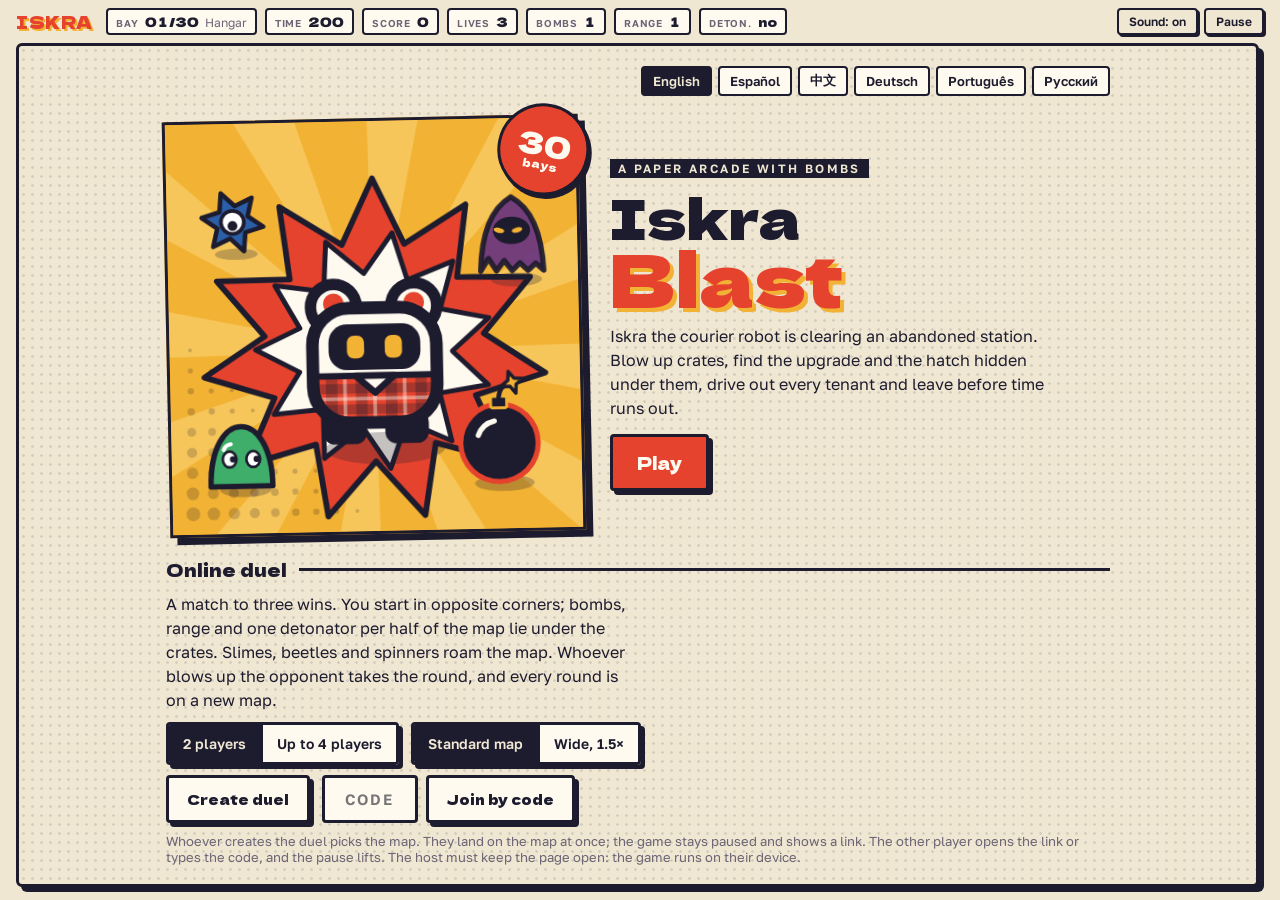
<file: index.html>
<!doctype html>
<!-- Iskra Blast. © 2026 Brozco Games. All rights reserved. -->
<html lang="en">
<head>
<meta charset="utf-8">
<meta name="viewport" content="width=device-width, initial-scale=1, maximum-scale=1, viewport-fit=cover">
<meta name="description" content="Iskra Blast: a paper arcade with bombs. 30 bays solo and a duel for two, first to three wins.">
<meta name="author" content="Brozco Games">
<meta name="copyright" content="© 2026 Brozco Games. All rights reserved.">
<meta name="theme-color" content="#f0e7d3">
<meta name="mobile-web-app-capable" content="yes">
<meta name="apple-mobile-web-app-capable" content="yes">
<meta name="apple-mobile-web-app-title" content="Iskra Blast">
<link rel="manifest" href="manifest.webmanifest">
<link rel="icon" type="image/png" sizes="192x192" href="icons/icon-192.png">
<link rel="apple-touch-icon" href="icons/icon-180.png">
<title>Iskra Blast</title>
<link rel="stylesheet" href="fonts/fonts.css">
<style>:root{padding-top:env(safe-area-inset-top,0px);padding-bottom:env(safe-area-inset-bottom,0px)}body{margin:0}img{max-width:100%}.legal a{color:inherit;font-weight:600}</style>
</head>
<body>
<style>
/* Layout: a printed arcade sheet. Ink-bordered playfield with a hard offset shadow, a ticket strip of counters above it, thumb zone below it on phones. The menu is a poster: hero print, route map, sticker cards. One look by choice: paper and four inks. */
:root{
  --paper:#f0e7d3; --paper-2:#e4d8bd; --ink:#1d1b2e; --red:#e5432d; --mustard:#f2b233; --teal:#1f8a8c; --muted:#6a6475;
  --display:'Dela Gothic One','Arial Black',Impact,sans-serif;
  --body:'Golos Text','Segoe UI',system-ui,sans-serif;
  color-scheme:light;
}
*{box-sizing:border-box}
[hidden]{display:none!important}
html,body{height:100%}
body{
  background:var(--paper); color:var(--ink); font-family:var(--body); font-size:14px;
  display:flex; flex-direction:column; gap:8px; overflow:hidden;
  padding-block:8px;
  padding-left:max(16px,env(safe-area-inset-left,0px));
  padding-right:max(16px,env(safe-area-inset-right,0px));
  -webkit-user-select:none; user-select:none; -webkit-tap-highlight-color:transparent;
}
button{font:inherit; color:inherit; cursor:pointer}
button:focus-visible{outline:3px solid var(--teal); outline-offset:2px}

.hud{display:flex; flex-wrap:wrap; align-items:center; gap:6px 8px; flex:none}
.brand{font-family:var(--display); font-size:17px; letter-spacing:.04em; color:var(--red); text-shadow:2px 2px 0 var(--mustard); margin-right:6px}
.stat{display:flex; align-items:baseline; gap:6px; min-width:0; border:2px solid var(--ink); border-radius:4px; padding:2px 8px; background:#fffaf0}
.stat .lbl{font-size:10px; letter-spacing:.08em; text-transform:uppercase; color:var(--muted); font-weight:600}
.stat b{font-family:var(--display); font-weight:400; font-size:13px; font-variant-numeric:tabular-nums}
.stat .sub{font-size:12px; color:var(--muted)}
.stat.low{background:var(--red)} .stat.low b,.stat.low .lbl{color:#fffaf0}
.stat.on{background:var(--teal)} .stat.on b,.stat.on .lbl{color:#fffaf0}
.hud-btns{margin-left:auto; display:flex; gap:6px}
.hud-btns button{background:var(--paper); border:2px solid var(--ink); border-radius:4px; padding:4px 10px; font-size:12px; font-weight:600; box-shadow:2px 2px 0 var(--ink)}
.hud-btns button:active{transform:translate(2px,2px); box-shadow:none}

.stage{position:relative; flex:1; min-height:0; margin:0 5px 5px 0; border:3px solid var(--ink); border-radius:6px; overflow:hidden; background:var(--ink); box-shadow:5px 5px 0 var(--ink); touch-action:none}
#cv{position:absolute; inset:0; width:100%; height:100%; display:block}
.grain{position:absolute; inset:0; pointer-events:none; opacity:.55}
.ping{position:absolute; z-index:2; right:6px; top:6px; font-size:11px; font-weight:600; font-variant-numeric:tabular-nums; color:#fffaf0; background:rgba(29,27,46,.6); padding:1px 6px; border-radius:3px; pointer-events:none}

.banner{position:absolute; left:0; right:0; top:34%; display:flex; justify-content:center; padding:0 16px; pointer-events:none; opacity:0; transform:translateY(10px) rotate(-2deg); transition:opacity .2s, transform .2s}
.banner.show{opacity:1; transform:rotate(-2deg)}
.banner div{background:var(--red); color:#fffaf0; border:3px solid var(--ink); box-shadow:6px 6px 0 var(--ink); padding:10px 22px; text-align:center; max-width:100%}
.banner h2{margin:0; font-family:var(--display); font-weight:400; font-size:clamp(20px,5vw,40px); line-height:1.1; text-wrap:balance}
.banner p{margin:4px 0 0; font-size:14px; font-weight:600; color:var(--ink); background:var(--mustard); display:inline-block; padding:1px 8px}

.overlay{position:absolute; inset:0; display:flex; padding:16px; overflow-y:auto; background:rgba(29,27,46,.62); touch-action:pan-y}
.sheet{margin:auto; width:100%; max-width:460px; display:flex; flex-direction:column; gap:14px; background:var(--paper); border:3px solid var(--ink); box-shadow:8px 8px 0 var(--ink); padding:22px; transform:rotate(-.6deg)}
.sheet h2{margin:0; font-family:var(--display); font-weight:400; font-size:clamp(24px,6vw,36px); line-height:1.05; text-wrap:balance}
.sheet p{margin:0; line-height:1.5}
.row{display:flex; flex-wrap:wrap; gap:12px; align-items:center}
.btn{background:#fffaf0; border:3px solid var(--ink); border-radius:4px; padding:11px 18px; font-family:var(--display); font-size:14px; box-shadow:4px 4px 0 var(--ink); transition:transform .06s}
.btn:hover{transform:translate(-1px,-1px)}
.btn:active{transform:translate(4px,4px); box-shadow:none}
.btn:disabled{opacity:.45; cursor:default; transform:none}
.count{margin:0; font-family:var(--display); font-size:15px}
.btn.primary{background:var(--red); color:#fffaf0; font-size:17px; padding:13px 24px}

/* menu poster */
.menu{background:var(--paper); padding:0; display:block;
  background-image:radial-gradient(rgba(29,27,46,.13) 1.1px, transparent 1.6px); background-size:9px 9px}
.poster{max-width:980px; margin:0 auto; padding:20px 18px 32px; display:grid; grid-template-columns:minmax(0,5fr) minmax(0,6fr); gap:22px 28px; align-items:center}
.hero{position:relative; border:3px solid var(--ink); background:var(--mustard); box-shadow:7px 7px 0 var(--ink); aspect-ratio:1/1; max-width:100%; transform:rotate(-1.2deg)}
.hero canvas{position:absolute; inset:0; width:100%; height:100%; display:block}
.stamp{position:absolute; right:-14px; top:-14px; width:92px; height:92px; border-radius:50%; background:var(--red); color:#fffaf0; border:3px solid var(--ink); display:grid; place-items:center; text-align:center; font-family:var(--display); font-size:11px; line-height:1.15; transform:rotate(12deg); box-shadow:3px 3px 0 var(--ink)}
.stamp b{display:block; font-size:30px; font-weight:400; line-height:1}
.titleblock{display:flex; flex-direction:column; gap:14px; min-width:0}
.kicker{margin:0; font-size:12px; font-weight:600; letter-spacing:.2em; text-transform:uppercase}
.kicker span{background:var(--ink); color:var(--paper); padding:2px 8px}
.menu h1{margin:0; font-family:var(--display); font-weight:400; line-height:.92; font-size:clamp(26px,4.9vw,56px)}
.menu h1 em{font-style:normal; color:var(--red); text-shadow:4px 4px 0 var(--mustard); display:block; font-size:1.32em}
.lead{margin:0; font-size:16px; line-height:1.5; max-width:46ch}
.block{grid-column:1/-1; display:flex; flex-direction:column; gap:10px; min-width:0}
.block h3{margin:0; font-family:var(--display); font-weight:400; font-size:18px; display:flex; align-items:center; gap:12px}
.block h3::after{content:""; flex:1; height:3px; background:var(--ink)}
.dim{margin:0; font-size:13px; color:var(--muted)}
.route{display:grid; grid-template-columns:repeat(auto-fill,minmax(232px,1fr)); gap:10px 22px}
.leg{display:flex; flex-direction:column; gap:4px; min-width:0}
.leg span{font-size:11px; font-weight:600; letter-spacing:.12em; text-transform:uppercase}
.leg div{display:flex; gap:6px}
.lv{flex:1; min-width:0; height:40px; display:grid; place-items:center; border:2.5px solid var(--ink); border-radius:4px; background:var(--c); color:var(--t); font-family:var(--display); font-size:13px; padding:0; box-shadow:2px 2px 0 var(--ink)}
.lv.locked{background:transparent; color:var(--muted); border-style:dashed; border-color:var(--muted); box-shadow:none}
.lv.sel{outline:3px solid var(--red); outline-offset:2px; transform:translateY(-3px)}
.cards{display:flex; gap:14px; overflow-x:auto; padding:6px 8px 14px 4px; scroll-snap-type:x proximity}
.cardlet{flex:none; width:138px; background:#fffaf0; border:2.5px solid var(--ink); box-shadow:4px 4px 0 var(--ink); padding:8px 10px 10px; display:flex; flex-direction:column; gap:4px; scroll-snap-align:start}
.cardlet:nth-child(odd){transform:rotate(-1.4deg)} .cardlet:nth-child(even){transform:rotate(1.1deg)}
.cardlet canvas{width:100%; aspect-ratio:1/1; background:var(--paper-2); border:2px solid var(--ink)}
.cardlet .no{font-size:10px; font-weight:600; letter-spacing:.14em; color:var(--muted)}
.cardlet strong{font-family:var(--display); font-weight:400; font-size:14px}
.cardlet small{font-size:11.5px; line-height:1.3; color:var(--muted)}
.pips{display:flex; gap:3px; align-items:center; font-size:10px; font-weight:600; letter-spacing:.08em; text-transform:uppercase; color:var(--muted)}
.pips i{width:9px; height:9px; border:2px solid var(--ink); border-radius:50%} .pips i.f{background:var(--red)}
.tag{align-self:flex-start; font-size:10px; font-weight:600; letter-spacing:.06em; text-transform:uppercase; background:var(--teal); color:#fffaf0; padding:1px 6px}
.seg{display:inline-flex; border:3px solid var(--ink); border-radius:4px; box-shadow:4px 4px 0 var(--ink); overflow:hidden; max-width:100%}
.segb{border:0; background:#fffaf0; padding:10px 14px; font-weight:600; font-size:14px; min-width:0}
.segb + .segb{border-left:3px solid var(--ink)}
.segb[aria-pressed="true"]{background:var(--ink); color:var(--paper)}
.join,.invite{display:flex; gap:8px; align-items:stretch; flex-wrap:wrap; min-width:0}
.invite{max-width:100%}
.code{font-family:var(--display); font-weight:400; font-size:22px; letter-spacing:.16em; background:var(--mustard); padding:0 8px}
.sheet .invite .btn.primary{font-size:14px; padding:11px 16px}
.menu input,.sheet input{font:600 15px var(--body); color:var(--ink); background:#fffaf0; border:3px solid var(--ink); border-radius:4px; padding:8px 10px; min-width:0}
.menu input:focus-visible,.sheet input:focus-visible{outline:3px solid var(--teal); outline-offset:2px}
#joinCode{width:96px; text-transform:uppercase; letter-spacing:.14em; text-align:center}
#duelUrl{flex:1 1 220px; font-weight:400; font-size:13px}
.status{margin:0; align-self:flex-start; font-weight:600; background:var(--ink); color:var(--paper); padding:4px 10px}
.dim a{color:var(--ink); font-weight:600}
.langs{grid-column:1/-1; display:flex; flex-wrap:wrap; gap:6px; justify-content:flex-end}
.lang{background:#fffaf0; border:2px solid var(--ink); border-radius:4px; padding:4px 10px; font-size:13px; font-weight:600}
.lang[aria-pressed="true"]{background:var(--ink); color:var(--paper)}
.legal a{color:inherit; font-weight:600}
.legal{grid-column:1/-1; margin:0; padding-top:12px; border-top:3px solid var(--ink); font-size:12px; line-height:1.5; color:var(--muted)}
.how{display:grid; grid-template-columns:repeat(auto-fit,minmax(240px,1fr)); gap:10px 28px}
.how ul{margin:0; padding:0; list-style:none; display:flex; flex-direction:column; gap:6px; font-size:14px; line-height:1.4}
.how li b{font-weight:600}
kbd{font-family:var(--body); font-size:12px; font-weight:600; background:#fffaf0; border:2px solid var(--ink); border-bottom-width:3px; border-radius:4px; padding:0 6px}

/* thumb controls */
.controls{display:none; flex:none; align-items:stretch; justify-content:space-between; gap:12px; height:150px; touch-action:none}
body.touch .controls{display:flex}
body.touch.menu-open .controls{display:none}
.stickwrap{flex:none; width:150px; display:grid; place-items:center; touch-action:none}
.stick{position:relative; width:118px; height:118px; border-radius:50%; border:3px solid var(--ink); background:#fffaf0; box-shadow:4px 4px 0 var(--ink); touch-action:none}
.stick::before{content:""; position:absolute; inset:14px; border-radius:50%; border:2.5px dashed var(--muted)}
/* bomb in the left corner for the left thumb, blast next to it; the stick stays on the right */
.act{display:flex; flex-direction:row-reverse; align-items:center; justify-content:flex-end; gap:10px; flex:1; min-width:0}
.abtn{border-radius:50%; border:3px solid var(--ink); background:#fffaf0; font-family:var(--display); font-size:11px; box-shadow:4px 4px 0 var(--ink); touch-action:none}
.abtn.bomb{width:92px; height:92px; background:var(--red); color:#fffaf0; font-size:12px}
.abtn.det{width:66px; height:66px; opacity:.35; font-size:10px}
.abtn.det.on{opacity:1; background:var(--mustard)}
/* every player may move and resize the three controls (Controls in the menu); the saved shift and size live in these variables */
#bBomb,#bDet,#stick{transform:translate(var(--dx,0px),var(--dy,0px)) scale(var(--sc,1))}
.abtn:active{transform:translate(calc(var(--dx,0px) + 4px),calc(var(--dy,0px) + 4px)) scale(var(--sc,1)); box-shadow:none}
/* arrows instead of the stick */
.arw{display:none; position:absolute; width:36%; height:36%; border:3px solid var(--ink); border-radius:9px; background:#fffaf0; box-shadow:3px 3px 0 var(--ink); pointer-events:none}
.arw::after{content:""; position:absolute; inset:0; margin:auto; width:0; height:0; border:10px solid transparent; border-top-width:0; border-bottom-color:var(--ink); transform:rotate(var(--r))}
.arw.a0{left:32%; top:0; --r:0deg} .arw.a1{right:0; top:32%; --r:90deg} .arw.a2{left:32%; bottom:0; --r:180deg} .arw.a3{left:0; top:32%; --r:270deg}
.arw.on{background:var(--red)} .arw.on::after{border-bottom-color:#fffaf0}
body.dpad .arw{display:block}
body.dpad .knob, body.dpad .band, body.dpad .stick::before{display:none}
body.dpad .stick{border-color:transparent; background:transparent; box-shadow:none; border-radius:0; width:138px; height:138px}
/* arranging the controls */
.arrbar{display:none; position:fixed; z-index:40; left:0; right:0; top:0; padding:8px 12px calc(8px); gap:8px; align-items:center; flex-wrap:wrap; background:var(--ink); color:var(--paper); font-weight:600; font-size:13px; padding-top:calc(8px + env(safe-area-inset-top,0px))}
.arrbar span{flex:1 1 180px; min-width:0}
.arrbar .btn{padding:7px 12px; font-size:12px; color:var(--ink)} .arrbar .btn.primary{color:#fffaf0; font-size:13px; padding:7px 14px}
body.arrange .arrbar{display:flex}
body.arrange .overlay{display:none}
body.arrange #bBomb, body.arrange #bDet, body.arrange #stick{outline:3px dashed var(--teal); outline-offset:4px}
body.arrange .sel{outline-color:var(--red)!important; outline-style:solid!important}
body.arrange .abtn.det{opacity:1}
.touchonly{display:none} body.touch .touchonly{display:inline-block}
/* full-screen field: the map takes the whole width (and the whole screen when the phone lies sideways); the controls float over it */
body.fullfield.touch:not(.menu-open){padding-left:0; padding-right:0}
body.fullfield.touch:not(.menu-open) .hud{padding:0 8px}
body.fullfield.touch:not(.menu-open) .stage{margin:0; border-left:0; border-right:0; border-bottom:0; border-radius:0; box-shadow:none}
body.fullfield.touch:not(.menu-open) .controls{position:fixed; z-index:5; left:max(10px,env(safe-area-inset-left,0px)); right:max(10px,env(safe-area-inset-right,0px)); bottom:calc(8px + env(safe-area-inset-bottom,0px)); pointer-events:none; opacity:.9}
body.fullfield.touch:not(.menu-open) .controls .abtn, body.fullfield.touch:not(.menu-open) .controls .stickwrap{pointer-events:auto}
.band{position:absolute; z-index:20; left:50%; top:50%; height:18px; margin-top:-9px; width:0; background:var(--mustard); border:3px solid var(--ink); border-radius:9px; transform-origin:0 50%; pointer-events:none}
.knob{position:absolute; z-index:21; left:50%; top:50%; width:56px; height:56px; margin:-28px 0 0 -28px; border-radius:50%; background:var(--red); border:3px solid var(--ink); box-shadow:3px 3px 0 var(--ink); pointer-events:none}

@media (max-width:640px){
  .poster{grid-template-columns:1fr; padding:16px 0 28px; gap:18px}
  .hero{width:100%; max-width:250px; margin:8px auto 0}
  .brand{display:none} .stat .sub{display:none}
  .stat{padding:1px 6px; gap:4px} .stat .lbl{font-size:9px; letter-spacing:.04em} .stat b{font-size:12px}
  .hud{gap:4px 5px} .hud-btns button{padding:4px 7px; font-size:11px}
  .menu{padding:0 14px}
  .menu h1{font-size:clamp(26px,9.6vw,48px)}
}
/* phone held sideways: the counters and the thumb controls move into two side columns, so the playfield gets the full height and nothing covers it. Left thumb: bomb and blast. Right thumb: the stick. */
@media (orientation:landscape) and (max-height:520px){
  body{gap:4px; padding-block:4px}
  .brand,.stat .sub{display:none}
  body.touch:not(.menu-open){display:grid; grid-template-columns:104px minmax(0,1fr) 112px; grid-template-rows:repeat(4,auto) minmax(0,1fr); gap:4px 8px}
  body.touch:not(.menu-open) .hud, body.touch:not(.menu-open) .controls{display:contents}
  body.touch:not(.menu-open) .stage{grid-column:2; grid-row:1/-1}
  body.touch:not(.menu-open) .stat{grid-column:1; align-self:start; justify-content:space-between; padding:1px 7px}
  body.touch:not(.menu-open) .stat:nth-child(n+6){grid-column:3}
  body.touch:not(.menu-open) .stat:nth-child(2), body.touch:not(.menu-open) .stat:nth-child(6){grid-row:1}
  body.touch:not(.menu-open) .stat:nth-child(3), body.touch:not(.menu-open) .stat:nth-child(7){grid-row:2}
  body.touch:not(.menu-open) .stat:nth-child(4), body.touch:not(.menu-open) .stat:nth-child(8){grid-row:3}
  body.touch:not(.menu-open) .stat:nth-child(5){grid-row:4}
  body.touch:not(.menu-open) .hud-btns{grid-column:3; grid-row:4; margin:0 2px 0 0; flex-direction:column; gap:5px}
  body.touch:not(.menu-open) .hud-btns button{padding:3px 6px; font-size:11px; white-space:nowrap; overflow:hidden; text-overflow:ellipsis}
  body.touch:not(.menu-open) .act{grid-column:1; grid-row:5; flex-direction:column; justify-content:flex-end; align-items:center; gap:8px; padding-bottom:calc(6px + env(safe-area-inset-bottom,0px))}
  body.touch:not(.menu-open) .stickwrap{grid-column:3; grid-row:5; width:auto; align-self:end; padding-bottom:calc(6px + env(safe-area-inset-bottom,0px))}
  .stick{width:104px; height:104px}
  .abtn.bomb{width:82px; height:82px} .abtn.det{width:58px; height:58px}
  body.dpad .stick{width:108px; height:108px}
  /* menu on a short screen: no counters, a small print, so Play is on the first screen */
  body.menu-open .stat{display:none}
  .poster{grid-template-columns:minmax(0,170px) minmax(0,1fr); padding:10px 12px 22px; gap:12px 20px; align-items:start}
  .hero{max-width:170px}
  .stamp{width:62px; height:62px; right:-10px; top:-10px; font-size:8px} .stamp b{font-size:20px}
  .titleblock{gap:8px}
  .menu h1{font-size:clamp(22px,4.2vw,34px)}
  .lead{font-size:13px; line-height:1.38; max-width:none}
  .btn.primary{padding:9px 22px; font-size:15px}
}
/* tablet held sideways: one thumb each. Bomb and blast in the left corner, the stick in the right corner. */
@media (orientation:landscape) and (min-height:521px){
  body.touch .controls .act{flex-direction:row-reverse; justify-content:flex-end}
}
/* phone sideways with a full-screen field: the field lies under everything, counters and controls stay in their side columns on top of it */
@media (orientation:landscape) and (max-height:520px){
  body.fullfield.touch:not(.menu-open) .stage{position:fixed; inset:0; border:0}
  body.fullfield.touch:not(.menu-open) .stat, body.fullfield.touch:not(.menu-open) .hud-btns{position:relative; z-index:3; opacity:.9}
  body.fullfield.touch:not(.menu-open) .act, body.fullfield.touch:not(.menu-open) .stickwrap{position:relative; z-index:3; opacity:.9}
}
/* the narrow outer screen of a folding phone */
@media (max-width:350px){
  body{padding-left:max(8px,env(safe-area-inset-left,0px)); padding-right:max(8px,env(safe-area-inset-right,0px))}
  .controls{height:132px; gap:6px} .act{gap:6px}
  .stickwrap{width:118px} .stick{width:102px; height:102px}
  body.dpad .stick{width:112px; height:112px}
  .abtn.bomb{width:76px; height:76px} .abtn.det{width:54px; height:54px}
  .stat{padding:1px 4px; gap:3px} .stat .lbl{font-size:8px} .stat b{font-size:11px}
  .hud-btns button{padding:3px 5px; font-size:10px}
  .menu{padding:0 8px} .segb{padding:9px 9px; font-size:13px}
}
@media (prefers-reduced-motion:reduce){ .banner,.btn{transition:none} }
</style>

<header class="hud">
  <div class="brand" data-i18n="brand">ISKRA</div>
  <div class="stat"><span class="lbl" data-i18n="hLevel">Bay</span><b id="hLevel">01</b><span class="sub" id="hBiome">Hangar</span></div>
  <div class="stat" id="hTimeBox"><span class="lbl" data-i18n="hTime">Time</span><b id="hTime">200</b></div>
  <div class="stat"><span class="lbl" data-i18n="hScore">Score</span><b id="hScore">0</b></div>
  <div class="stat"><span class="lbl" data-i18n="hLives">Lives</span><b id="hLives">3</b></div>
  <div class="stat"><span class="lbl" data-i18n="hBombs">Bombs</span><b id="hBombs">1</b></div>
  <div class="stat"><span class="lbl" data-i18n="hRange">Range</span><b id="hRange">1</b></div>
  <div class="stat" id="hDetBox"><span class="lbl" data-i18n="hDet">Deton.</span><b id="hDet">no</b></div>
  <div class="hud-btns">
    <button id="bSound" type="button">Sound: on</button>
    <button id="bPause" type="button" data-i18n="pause">Pause</button>
  </div>
</header>

<main class="stage" id="stage">
  <canvas id="cv"></canvas>
  <div class="grain" id="grain"></div>
  <div class="ping" id="ping" hidden></div>
  <div class="banner" id="banner"><div><h2 id="banT"></h2><p id="banS"></p></div></div>

  <section class="overlay menu" id="oMenu">
    <div class="poster">
      <div class="langs" id="langs" role="group" data-i18n-attr="aria-label:langAria" aria-label="Language"></div>
      <div class="hero"><canvas id="heroCv"></canvas><div class="stamp"><span><b>30</b><span data-i18n="stampWord">bays</span></span></div></div>
      <div class="titleblock">
        <p class="kicker"><span data-i18n="kicker">A paper arcade with bombs</span></p>
        <h1 data-i18n-html="h1">Iskra <em>Blast</em></h1>
        <p class="lead" data-i18n="lead">Iskra the courier robot is clearing an abandoned station. Blow up crates, find the upgrade and the hatch hidden under them, drive out every tenant and leave before time runs out.</p>
        <div class="row"><button class="btn primary" id="bPlay" type="button">Play</button><button class="btn" id="bReset" type="button" hidden>Start over</button><button class="btn touchonly" id="bCtlMenu" type="button" data-i18n="ctlBtn">Controls</button></div>
      </div>

      <div class="block" id="duelBlock">
        <h3 data-i18n="duelH">Online duel</h3>
        <p class="lead" data-i18n="duelLead">A match to three wins. You start in opposite corners; bombs, range and one detonator per half of the map lie under the crates. Slimes, beetles and spinners roam the map. Whoever blows up the opponent takes the round, and every round is on a new map.</p>
        <div class="row">
          <span class="seg" role="group" data-i18n-attr="aria-label:playersAria" aria-label="Number of players">
            <button class="segb" id="plTwo" type="button" aria-pressed="true" data-i18n="players2">2 players</button>
            <button class="segb" id="plFour" type="button" aria-pressed="false" data-i18n="players4">Up to 4 players</button>
          </span>
          <span class="seg" role="group" data-i18n-attr="aria-label:mapAria" aria-label="Map size">
            <button class="segb" id="mapStd" type="button" aria-pressed="true" data-i18n="mapStd">Standard map</button>
            <button class="segb" id="mapWide" type="button" aria-pressed="false" data-i18n="mapWide">Wide, 1.5×</button>
          </span>
        </div>
        <div class="row">
          <button class="btn" id="bHost" type="button" data-i18n="host">Create duel</button>
          <span class="join" id="joinBox"><input id="joinCode" type="text" inputmode="latin" autocomplete="off" autocapitalize="characters" maxlength="5" data-i18n-attr="placeholder:codePh;aria-label:codeAria" placeholder="CODE" aria-label="Room code"><button class="btn" id="bJoin" type="button" data-i18n="join">Join by code</button></span>
        </div>
        <p class="status" id="duelStatus" hidden></p>
        <p class="dim" id="duelWhere" data-i18n="duelHint">Whoever creates the duel picks the map. They land on the map at once; the game stays paused and shows a link. The other player opens the link or types the code, and the pause lifts. The host must keep the page open: the game runs on their device.</p>
      </div>

      <div class="block">
        <h3 data-i18n="routeH">Route</h3>
        <div class="route" id="route"></div>
        <p class="dim" id="routeHint"></p>
      </div>

      <div class="block">
        <h3 data-i18n="tenantsH">Station tenants</h3>
        <div class="cards" id="bestiary"></div>
      </div>

      <div class="block">
        <h3 data-i18n="howH">How to play</h3>
        <div class="how">
          <ul>
            <li data-i18n-html="how1"><b>Phone:</b> the stick sits at the bottom right. Grab it and pull: the knob stretches after your thumb and keeps working even when the thumb goes far past the edge.</li>
            <li data-i18n-html="how2"><b>Bomb</b> and <b>Blast</b> are in the centre, next to the stick. Iskra drives around corners by herself.</li>
          </ul>
          <ul>
            <li data-i18n-html="how3"><b>Keyboard:</b> <kbd>←↑↓→</kbd> or <kbd>WASD</kbd> to move, <kbd>Space</kbd> bomb, <kbd>X</kbd> detonator, <kbd>P</kbd> pause.</li>
            <li data-i18n="how4">Each bay hides one upgrade: +1 blast range or +1 bomb. There is a single detonator in the whole game: it is hidden in bay 06 and stays with you for good. Blasting an open hatch lets new tenants out.</li>
            <li data-i18n="how5">You have three lives, and every fifth bay gives one more. When the lives run out everything resets and the route starts from bay one. From the Foundry on, maps are one and a half times wider.</li>
          </ul>
        </div>
      </div>
    </div>
  </section>

  <section class="overlay" id="oCtl" hidden>
    <div class="sheet">
      <h2 data-i18n="ctlTitle">Controls</h2>
      <p class="dim" data-i18n="ctlMove">Movement</p>
      <span class="seg" role="group"><button class="segb" id="mvStick" type="button" data-i18n="ctlStick">Stick</button><button class="segb" id="mvArrows" type="button" data-i18n="ctlArrows">Arrows</button></span>
      <p class="dim" data-i18n="ctlField">Field</p>
      <span class="seg" role="group"><button class="segb" id="fdStd" type="button" data-i18n="ctlFieldStd">Framed</button><button class="segb" id="fdFull" type="button" data-i18n="ctlFieldFull">Full screen</button></span>
      <div class="row"><button class="btn" id="bArrange" type="button" data-i18n="ctlArrange">Move and resize the buttons</button><button class="btn primary" id="bCtlClose" type="button" data-i18n="ctlDone">Done</button></div>
    </div>
  </section>
  <section class="overlay" id="oPause" hidden>
    <div class="sheet">
      <h2 id="pauseTitle">Pause</h2>
      <div class="row">
        <button class="btn primary" id="bResume" type="button" data-i18n="resume">Resume</button>
        <button class="btn" id="bQuit" type="button" data-i18n="toMenu">Menu</button>
        <button class="btn touchonly" id="bCtlPause" type="button" data-i18n="ctlBtn">Controls</button>
      </div>
    </div>
  </section>

  <section class="overlay" id="oOver" hidden>
    <div class="sheet">
      <h2 data-i18n="overT">Iskra shut down</h2>
      <p id="overText"></p>
      <div class="row">
        <button class="btn primary" id="bRetry" type="button" data-i18n="retry">From bay one</button>
        <button class="btn" id="bMenu1" type="button" data-i18n="toMenu">Menu</button>
      </div>

      <p class="legal"><span data-i18n="legal">© 2026 Brozco Games. Iskra Blast: name, characters, artwork, text and code. All rights reserved. Copying or reworking without the author’s consent is prohibited.</span> <a href="privacy.html" data-i18n="privacy">Privacy policy</a></p>
    </div>
  </section>

  <section class="overlay" id="oWait" hidden>
    <div class="sheet">
      <h2 id="waitTitle">Waiting for player two</h2>
      <p id="waitText">You are already on the map and the game is paused.</p>
      <div class="invite" id="duelInvite">
        <input id="duelUrl" type="text" readonly data-i18n-attr="aria-label:urlAria" aria-label="Invite link">
        <button class="btn primary" id="bCopy" type="button">Copy link</button>
      </div>
      <p><span data-i18n="waitCodeP">Or let them type this code in the game menu:</span> <b class="code" id="waitCode"></b></p>
      <p class="count" id="waitCount" hidden></p>
      <p class="status" id="waitStatus" hidden></p>
      <div class="row"><button class="btn primary" id="bStart" type="button" data-i18n="startNow" hidden>Start now</button><button class="btn" id="bCancelWait" type="button" data-i18n="cancelWait">Cancel and go to menu</button></div>
    </div>
  </section>

  <section class="overlay" id="oDuel" hidden>
    <div class="sheet">
      <h2 id="duelTitle">Duel</h2>
      <p id="duelText"></p>
      <div class="row">
        <button class="btn primary" id="bAgain" type="button">Rematch</button>
        <button class="btn" id="bMenu3" type="button" data-i18n="toMenu">Menu</button>
      </div>
    </div>
  </section>

  <section class="overlay" id="oWin" hidden>
    <div class="sheet">
      <h2 data-i18n="winT">The station is clear</h2>
      <p id="winText"></p>
      <div class="row"><button class="btn primary" id="bMenu2" type="button" data-i18n="toMenu">Menu</button></div>
    </div>
  </section>
</main>

<div class="arrbar" id="arrBar"><span data-i18n="ctlHint">Drag a control to move it. Tap it and use − + to resize.</span><button class="btn" id="bArrMinus" type="button" aria-label="Smaller">−</button><button class="btn" id="bArrPlus" type="button" aria-label="Bigger">+</button><button class="btn" id="bArrReset" type="button" data-i18n="ctlReset">Reset</button><button class="btn primary" id="bArrDone" type="button" data-i18n="ctlDone">Done</button></div>
<div class="controls" id="controls">
  <div class="act">
    <button class="abtn det" id="bDet" type="button" data-i18n="btnDet">Blast</button>
    <button class="abtn bomb" id="bBomb" type="button" data-i18n="btnBomb">Bomb</button>
  </div>
  <div class="stickwrap" id="padZone"><div class="stick" id="stick"><i class="arw a0" id="arw0"></i><i class="arw a1" id="arw1"></i><i class="arw a2" id="arw2"></i><i class="arw a3" id="arw3"></i><div class="band" id="band"></div><div class="knob" id="knob"></div></div></div>
</div>

<script>
(() => {
'use strict';
const ROWS_BASE = 13, MAXL = 30, COLS_BASE = 23, COLS_WIDE = 35, WIDE_FROM = 16, MAXN = COLS_WIDE * ROWS_BASE, TAU = Math.PI * 2;
let COLS = COLS_BASE, ROWS = ROWS_BASE, N = COLS * ROWS;   // compartments from WIDE_FROM on are half as wide again
const EMPTY = 0, HARD = 1, SOFT = 2;
const DX = [0, 1, 0, -1], DY = [-1, 0, 1, 0];
const FUSE = 2.4, FLAME = 0.5, BURN = 0.5, PSPEED = 3.3, LEVEL_TIME = 200, LEVEL_TIME_WIDE = 270, CAP = 10;
const INK = '#1d1b2e', RED = '#e5432d', MUSTARD = '#f2b233', TEAL = '#1f8a8c', CREAM = '#fffaf0';
const $ = id => document.getElementById(id);
const rnd = (a = 1) => Math.random() * a, ri = n => Math.floor(Math.random() * n), pick = a => a[ri(a.length)];
const idx = (x, y) => y * COLS + x;
const pad2 = n => String(n).padStart(2, '0');

/* each leg of the route is printed in its own pair of inks */
const BIOMES = [
  { key: 'b0', floor: '#eadfc6', dot: '#d6c7a3', wall: '#35416b', face: '#1f2745', det: '#5567a0', crate: '#f2b233', cface: '#c4871a', text: CREAM, pat: 0 },
  { key: 'b1', floor: '#dfe8cf', dot: '#c2d2a9', wall: '#2f6b4f', face: '#1c4532', det: '#519374', crate: '#e5432d', cface: '#a92a19', text: CREAM, pat: 1 },
  { key: 'b2', floor: '#dcebf0', dot: '#bcd6e1', wall: '#2b5fa8', face: '#1a3d75', det: '#5f92d6', crate: '#ffffff', cface: '#b4cfe3', text: CREAM, pat: 2 },
  { key: 'b3', floor: '#40323f', dot: '#52414f', wall: '#b5382a', face: '#782017', det: '#e2644f', crate: '#f2b233', cface: '#c4871a', text: CREAM, pat: 0 },
  { key: 'b4', floor: '#eedbe0', dot: '#dcbdc6', wall: '#5a2f6b', face: '#3a1c47', det: '#8c59a2', crate: '#1f8a8c', cface: '#135d5e', text: CREAM, pat: 1 },
  { key: 'b5', floor: '#262335', dot: '#343048', wall: '#d9a520', face: '#946d0e', det: '#f6d262', crate: '#e5432d', cface: '#a92a19', text: INK, pat: 2 },
];
const ETYPES = [null,
  { name: 'Slime',  speed: 1.3, wall: false, smart: 1, pts: 100,  turn: .2,  pips: 1 },
  { name: 'Beetle',      speed: 1.9, wall: false, smart: 2, pts: 150,  turn: .25, pips: 2 },
  { name: 'Spinner',   speed: 2.6, wall: false, smart: 1, pts: 250,  turn: .55, pips: 4 },
  { name: 'Mist',    speed: 1.1, wall: true,  smart: 2, pts: 400,  turn: .3,  pips: 1 },
  { name: 'Hornet',  speed: 2.8, wall: false, smart: 3, pts: 600,  turn: .3,  pips: 4 },
  { name: 'Jelly',   speed: 1.8, wall: true,  smart: 3, pts: 900,  turn: .3,  pips: 2 },
  { name: 'Phantom',   speed: 2.6, wall: true,  smart: 3, pts: 1300, turn: .3,  pips: 4 },
  { name: 'Punisher', speed: 3.5, wall: true,  smart: 3, pts: 2000, turn: .3,  pips: 5 },
];
const UNLOCK = [0, 1, 3, 6, 9, 13, 17, 21], DET_LEVEL = 6;

/* ---------- saved progress (this browser only) ---------- */
const SAVE_KEY = 'iskra-save-v1';
function loadSave() { try { return JSON.parse(localStorage.getItem(SAVE_KEY)) || {}; } catch (e) { return {}; } }
function writeSave(o) { try { localStorage.setItem(SAVE_KEY, JSON.stringify(o)); } catch (e) { /* storage unavailable */ } }
let save = loadSave();
if (!save.cp) { save.cp = {}; if (save.level > 1) save.cp[save.level] = [save.bombsMax || 1, save.range || 1, save.det ? 1 : 0]; save.max = Math.max(1, save.level | 0); }
save.max = Math.min(MAXL, Math.max(1, save.max | 0));
if (!(save.lives >= 1)) save.lives = 3;
function resetRun() { save.max = 1; save.cp = {}; save.lives = 3; save.score = 0; writeSave(save); }

/* ---------- languages ----------
   English is the base: any key missing in another language falls back to it. {0}, {1}… are filled in by t(). */
const LANG_NAMES = { en: 'English', es: 'Español', zh: '中文', de: 'Deutsch', pt: 'Português', ru: 'Русский' };
const TX = {
en: {
  title: "Iskra Blast", brand: "ISKRA", h1: "Iskra <em>Blast</em>", kicker: "A paper arcade with bombs", stampWord: "bays",
  hLevel: "Bay", hTime: "Time", hScore: "Score", hLives: "Lives", hBombs: "Bombs", hRange: "Range", hDet: "Deton.", yes: "yes", no: "no",
  soundOn: "Sound: on", soundOff: "Sound: off", pause: "Pause", langAria: "Language",
  lead: "Iskra the courier robot is clearing an abandoned station. Blow up crates, find the upgrade and the hatch hidden under them, drive out every tenant and leave before time runs out.",
  play: "Play", playCont: "Continue: bay {0}", reset: "Start over", resetSure: "Really reset everything?",
  duelH: "Online duel",
  duelLead: "A match to three wins. You start in opposite corners; bombs, range and one detonator per half of the map lie under the crates. Slimes, beetles and spinners roam the map. Whoever blows up the opponent takes the round, and every round is on a new map.",
  mapAria: "Map size", mapStd: "Standard map", mapWide: "Wide, 1.5×", host: "Create duel", codePh: "CODE", codeAria: "Room code", join: "Join by code",
  duelHint: "Whoever creates the duel picks the map. They land on the map at once; the game stays paused and shows a link. The other player opens the link or types the code, and the pause lifts. The host must keep the page open: the game runs on their device.",
  routeH: "Route", tenantsH: "Station tenants", howH: "How to play",
  how1: "<b>Phone:</b> the stick sits at the bottom right. Grab it and pull: the knob stretches after your thumb and keeps working even when the thumb goes far past the edge.",
  how2: "<b>Bomb</b> and <b>Blast</b> are in the centre, next to the stick. Iskra drives around corners by herself.",
  how3: "<b>Keyboard:</b> <kbd>←↑↓→</kbd> or <kbd>WASD</kbd> to move, <kbd>Space</kbd> bomb, <kbd>X</kbd> detonator, <kbd>P</kbd> pause.",
  how4: "Each bay hides one upgrade: +1 blast range or +1 bomb. There is a single detonator in the whole game: it is hidden in bay 06 and stays with you for good. Blasting an open hatch lets new tenants out.",
  how5: "You have three lives, and every fifth bay gives one more. When the lives run out everything resets and the route starts from bay one. From the Foundry on, maps are one and a half times wider.",
  ctlBtn: "Controls", ctlTitle: "Controls", ctlMove: "Movement", ctlStick: "Stick", ctlArrows: "Arrows", ctlField: "Field", ctlFieldStd: "Framed", ctlFieldFull: "Full screen", ctlArrange: "Move and resize the buttons", ctlReset: "Reset", ctlDone: "Done", ctlHint: "Drag a control to move it. Tap it and use − + to resize.",
  reconnecting: "Reconnecting…", specT: "You are out", specP: "Move the stick to look around until the round ends.",
  pauseT: "Pause", leaveT: "Leave the duel?", resume: "Resume", toMenu: "Menu", overT: "Iskra shut down", retry: "From bay one", winT: "The station is clear",
  legal: "© 2026 Brozco Games. Iskra Blast: name, characters, artwork, text and code. All rights reserved. Copying or reworking without the author’s consent is prohibited.", privacy: "Privacy policy",
  waitT: "Waiting for player two", waitP: "You are already on the map and the game is paused. Send the link to the other player: the pause lifts as soon as they open it.",
  urlAria: "Invite link", copy: "Copy link", copied: "Copied", copyManual: "Select and copy", waitCodeP: "Or let them type this code in the game menu:", cancelWait: "Cancel and go to menu",
  duelT: "Duel", again: "Rematch", newMatch: "New match", waitHost: "Waiting for host…", btnDet: "Blast", btnBomb: "Bomb",
  b0: "Hangar", b1: "Greenhouse", b2: "Glacier", b3: "Foundry", b4: "Archive", b5: "Core",
  e1: "Slime", e2: "Beetle", e3: "Spinner", e4: "Mist", e5: "Hornet", e6: "Jelly", e7: "Phantom", e8: "Punisher",
  n1: "Wanders at random, never in a hurry.", n2: "Turns towards you when close.", n3: "Darts about and changes course sharply.", n4: "Drifts slowly towards you.",
  n5: "Chases you by the shortest path.", n6: "Heads straight for you.", n7: "A fast hunter.", n8: "Faster than you. Do not be late.",
  iBomb: "Bomb +1", iRange: "Range +1", iDet: "Detonator", iStar: "Bonus 3000",
  round: "Round {0}", youRedStart: "You are the red Iskra, top left. First to {0} wins", youTealStart: "You are the teal Iskra, bottom right. First to {0} wins", scoreIs: "Score {0}",
  drawTime: "Draw: time is up", drawBoth: "Draw: both caught in the blast", roundWon: "The round is yours", roundLost: "The round goes to the opponent", scoreTo: "Score {0} · first to {1}",
  matchWon: "The match is yours", matchLost: "Match lost", finalWon: "Final score {0}. The opponent was blown up three times.", finalLost: "Final score {0}. Rematch?",
  guestLeftWait: "The other player disconnected. The room is still open, waiting again.", lostT: "Connection lost", lostP: "The opponent left or someone’s internet dropped.",
  hostClosed: "The host closed the room. Ask them to create a new duel and send a new link.", srvLostWait: "Lost the connection to the server. Create the duel again.", srvLost: "You lost the connection to the server.",
  netFail: "The duel server is not responding. Check your internet and try again.", netSandbox: "Network play is blocked on this page. Open the game at {0}", sandboxNote: "Network duels work in the hosted version of the game: ",
  creating: "Creating a room…", roomOpen: "Room {0} is open.", code5: "The code has five letters.", connecting: "Connecting to room {0}…", knocking: "Knocking on room {0}…",
  roomSilent: "Room {0} is not answering. Check the code: the host may have closed the page or created a new room.",
  hatchOpen: "Hatch open", timeUp: "Time is up", punishers: "The Punishers are here", timeBonus: "Time bonus: +{0}", plusLife: " and +1 life", bayClear: "Bay cleared",
  itemTaken: "upgrade already collected", hiddenItem: "hidden: {0}", bayBanner: "Bay {0} · {1}",
  overText: "You ran out of lives in bay {0} of {1}. Score {2}, best {3}. The route, bombs, range and detonator are reset: everything starts from bay one.",
  winText: "All {0} bays are cleared. Score {1}, best {2}.", wideTag: " · wide map",
  routeHint: "You are in bay {0} of {1}, lives: {2}. When the lives run out, the route and all upgrades reset and you start again from bay one.", best: " Best: {0}.",
  c0: "red", c1: "teal", c2: "purple", c3: "blue", youAre: "You are the {0} Iskra. First to {1} wins", roundTo: "The round goes to the {0} Iskra", drawNone: "Draw: no one is left standing",
  finalWonN: "Final score {0}. You took three rounds.", playersAria: "Number of players", players2: "2 players", players4: "Up to 4 players", startNow: "Start now",
  playersIn: "Players in the room: {0} of {1}", joinedWait: "You are in ({0} of {1}). Waiting for the host to start…", roomFull: "The room is full or the match has already started.",
  waitT4: "Waiting for players", waitP4: "You are already on the map and the game is paused. Send the link to the others and press Start when everyone is in.",
  hudDuel: "duel", youRed: "you are red", youTeal: "you are teal", cardTime: "No. {0} · when time runs out", cardFrom: "No. {0} · from bay {1}", speed: "speed", thruCrates: "through crates",
},
ru: {
  title: "Подрывник Искра", brand: "ИСКРА", h1: "Подрывник <em>Искра</em>", kicker: "Бумажная аркада с бомбами", stampWord: "отсеков",
  hLevel: "Отсек", hTime: "Время", hScore: "Счёт", hLives: "Жизни", hBombs: "Бомбы", hRange: "Дальн.", hDet: "Детон.", yes: "есть", no: "нет",
  soundOn: "Звук: вкл", soundOff: "Звук: выкл", pause: "Пауза", langAria: "Язык",
  lead: "Робот-курьер Искра расчищает заброшенную станцию. Взрывай ящики, ищи под ними улучшение и люк, прогони всех жильцов и уходи, пока не вышло время.",
  play: "Играть", playCont: "Продолжить: отсек {0}", reset: "Начать заново", resetSure: "Точно сбросить всё?",
  duelH: "Дуэль по сети",
  duelLead: "Матч до трёх побед. Вы стартуете в противоположных углах, под ящиками лежат бомбы, дальность и по одному детонатору на половину карты. По карте бродят слизни, жуки и волчки. Раунд берёт тот, кто подорвёт соперника; каждый раунд на новой карте.",
  mapAria: "Размер карты", mapStd: "Обычная карта", mapWide: "Широкая, в 1,5 раза", host: "Создать дуэль", codePh: "КОД", codeAria: "Код комнаты", join: "Войти по коду",
  duelHint: "Карту выбирает тот, кто создаёт дуэль. Он сразу попадает на карту, игра стоит на паузе и показывает ссылку. Второй открывает ссылку или вводит код, и пауза снимается. Первому нельзя сворачивать страницу: игра идёт на его устройстве.",
  routeH: "Маршрут", tenantsH: "Жильцы станции", howH: "Как играть",
  how1: "<b>Телефон:</b> джойстик стоит справа внизу. Возьмись за него и тяни: ручка растягивается за пальцем и работает, даже когда палец ушёл далеко за край.",
  how2: "<b>Бомба</b> и <b>Взрыв</b> в центре, рядом с джойстиком. Искра сама объезжает углы.",
  how3: "<b>Клавиатура:</b> <kbd>←↑↓→</kbd> или <kbd>WASD</kbd> ходить, <kbd>Пробел</kbd> бомба, <kbd>X</kbd> детонатор, <kbd>P</kbd> пауза.",
  how4: "В каждом отсеке одно улучшение: +1 к дальности взрыва или +1 бомба. Детонатор один на всю игру, спрятан в отсеке 06 и остаётся с тобой навсегда. Взрыв по открытому люку выпускает новых жильцов.",
  how5: "Жизней три, за каждый пятый отсек дают ещё одну. Кончились жизни — всё сбрасывается и маршрут начинается с первого отсека. С Литейной карты в полтора раза шире.",
  ctlBtn: "Управление", ctlTitle: "Управление", ctlMove: "Движение", ctlStick: "Джойстик", ctlArrows: "Стрелки", ctlField: "Поле", ctlFieldStd: "В рамке", ctlFieldFull: "На весь экран", ctlArrange: "Подвинуть и увеличить кнопки", ctlReset: "Сбросить", ctlDone: "Готово", ctlHint: "Перетащи кнопку, чтобы подвинуть. Нажми на неё и меняй размер кнопками − +.",
  reconnecting: "Восстанавливаю связь…", specT: "Ты выбыла", specP: "Двигай джойстик, чтобы осмотреть поле, пока раунд не закончится.",
  pauseT: "Пауза", leaveT: "Выйти из дуэли?", resume: "Дальше", toMenu: "В меню", overT: "Искра отключилась", retry: "С первого отсека", winT: "Станция свободна",
  legal: "© 2026 Brozco Games. «Подрывник Искра»: название, персонажи, графика, тексты и код. Все права защищены. Копирование и переделка без согласия автора запрещены.", privacy: "Политика конфиденциальности",
  waitT: "Ждём второго игрока", waitP: "Ты уже на карте, игра на паузе. Отправь ссылку второму: как только он её откроет, пауза снимется сама.",
  urlAria: "Ссылка-приглашение", copy: "Скопировать ссылку", copied: "Скопировано", copyManual: "Выдели и скопируй", waitCodeP: "Или пусть введёт код в меню игры:", cancelWait: "Отменить и выйти в меню",
  duelT: "Дуэль", again: "Реванш", newMatch: "Новый матч", waitHost: "Ждём хоста…", btnDet: "Взрыв", btnBomb: "Бомба",
  b0: "Ангар", b1: "Оранжерея", b2: "Ледник", b3: "Литейная", b4: "Архив", b5: "Ядро",
  e1: "Слизень", e2: "Жук", e3: "Волчок", e4: "Дымка", e5: "Шершень", e6: "Медуза", e7: "Фантом", e8: "Каратель",
  n1: "Бродит наугад и никуда не спешит.", n2: "Вблизи сворачивает к тебе.", n3: "Носится и резко меняет курс.", n4: "Медленно плывёт на тебя.",
  n5: "Гонится кратчайшим путём.", n6: "Идёт к тебе напрямик.", n7: "Быстрый охотник.", n8: "Быстрее тебя. Не опаздывай.",
  iBomb: "Бомба +1", iRange: "Дальность +1", iDet: "Детонатор", iStar: "Бонус 3000",
  round: "Раунд {0}", youRedStart: "Ты красная Искра, слева вверху. Игра до {0} побед", youTealStart: "Ты бирюзовая Искра, справа внизу. Игра до {0} побед", scoreIs: "Счёт {0}",
  drawTime: "Ничья: время вышло", drawBoth: "Ничья: оба под взрывом", roundWon: "Раунд твой", roundLost: "Раунд за соперником", scoreTo: "Счёт {0} · до {1} побед",
  matchWon: "Матч твой", matchLost: "Матч проигран", finalWon: "Итоговый счёт {0}. Соперник подорван трижды.", finalLost: "Итоговый счёт {0}. Реванш?",
  guestLeftWait: "Второй игрок отключился. Комната ещё открыта, ждём снова.", lostT: "Связь оборвалась", lostP: "Соперник вышел или у кого-то пропал интернет.",
  hostClosed: "Хост закрыл комнату. Попроси его создать дуэль заново и прислать новую ссылку.", srvLostWait: "Пропало соединение с сервером. Создай дуэль заново.", srvLost: "У тебя пропало соединение с сервером.",
  netFail: "Сервер дуэлей не отвечает. Проверь интернет и попробуй ещё раз.", netSandbox: "На этой странице сеть для дуэли закрыта. Открой игру по адресу {0}", sandboxNote: "Дуэль по сети работает в размещённой версии игры: ",
  creating: "Создаём комнату…", roomOpen: "Комната {0} открыта.", code5: "В коде пять букв.", connecting: "Подключаемся к комнате {0}…", knocking: "Стучимся в комнату {0}…",
  roomSilent: "Комната {0} не отвечает. Проверь код: возможно, хост закрыл страницу или создал новую комнату.",
  hatchOpen: "Люк открыт", timeUp: "Время вышло", punishers: "Каратели уже здесь", timeBonus: "За время: +{0}", plusLife: " и +1 жизнь", bayClear: "Отсек свободен",
  itemTaken: "улучшение уже собрано", hiddenItem: "спрятано: {0}", bayBanner: "Отсек {0} · {1}",
  overText: "Жизни кончились в отсеке {0} из {1}. Счёт {2}, рекорд {3}. Маршрут, бомбы, дальность и детонатор сброшены: всё начинается с первого отсека.",
  winText: "Все {0} отсеков пройдены. Счёт {1}, рекорд {2}.", wideTag: " · широкая карта",
  routeHint: "Ты в отсеке {0} из {1}, жизней: {2}. Когда жизни кончатся, маршрут и все улучшения сбросятся, и идти придётся с первого отсека.", best: " Рекорд: {0}.",
  c0: "красная", c1: "бирюзовая", c2: "фиолетовая", c3: "синяя", youAre: "Ты {0} Искра. Игра до {1} побед", roundTo: "Раунд берёт {0} Искра", drawNone: "Ничья: никого не осталось",
  finalWonN: "Итоговый счёт {0}. Три раунда за тобой.", playersAria: "Число игроков", players2: "2 игрока", players4: "До 4 игроков", startNow: "Начать",
  playersIn: "Игроков в комнате: {0} из {1}", joinedWait: "Ты в комнате ({0} из {1}). Ждём, когда хост начнёт…", roomFull: "Комната заполнена или матч уже идёт.",
  waitT4: "Ждём игроков", waitP4: "Ты уже на карте, игра на паузе. Отправь ссылку остальным и нажми «Начать», когда все зайдут.",
  hudDuel: "дуэль", youRed: "ты красная", youTeal: "ты бирюзовая", cardTime: "№{0} · когда выйдет время", cardFrom: "№{0} · с отсека {1}", speed: "ход", thruCrates: "сквозь ящики",
},
es: {
  kicker: "Un arcade de papel con bombas", stampWord: "sectores",
  hLevel: "Sector", hTime: "Tiempo", hScore: "Puntos", hLives: "Vidas", hBombs: "Bombas", hRange: "Alcance", hDet: "Deton.", yes: "sí", no: "no",
  soundOn: "Sonido: sí", soundOff: "Sonido: no", pause: "Pausa", langAria: "Idioma",
  lead: "Iskra, la robot mensajera, despeja una estación abandonada. Revienta cajas, encuentra la mejora y la escotilla ocultas debajo, echa a todos los inquilinos y sal antes de que se acabe el tiempo.",
  play: "Jugar", playCont: "Continuar: sector {0}", reset: "Empezar de nuevo", resetSure: "¿Seguro que quieres borrar todo?",
  duelH: "Duelo en línea",
  duelLead: "Partida a tres victorias. Empezáis en esquinas opuestas; bajo las cajas hay bombas, alcance y un detonador por cada mitad del mapa. Por el mapa rondan babosas, escarabajos y peonzas. Gana la ronda quien haga volar al rival, y cada ronda se juega en un mapa nuevo.",
  mapAria: "Tamaño del mapa", mapStd: "Mapa normal", mapWide: "Ancho, 1,5×", host: "Crear duelo", codePh: "CÓDIGO", codeAria: "Código de la sala", join: "Entrar con código",
  duelHint: "Quien crea el duelo elige el mapa. Entra al mapa enseguida; el juego queda en pausa y muestra un enlace. El otro jugador abre el enlace o escribe el código y la pausa termina. El anfitrión no debe cerrar la página: el juego corre en su dispositivo.",
  routeH: "Ruta", tenantsH: "Inquilinos de la estación", howH: "Cómo jugar",
  how1: "<b>Móvil:</b> la palanca está abajo a la derecha. Agárrala y tira: el mando se estira tras tu pulgar y sigue funcionando aunque el pulgar se salga del borde.",
  how2: "<b>Bomba</b> y <b>Explotar</b> están en el centro, junto a la palanca. Iskra rodea las esquinas sola.",
  how3: "<b>Teclado:</b> <kbd>←↑↓→</kbd> o <kbd>WASD</kbd> para moverte, <kbd>Espacio</kbd> bomba, <kbd>X</kbd> detonador, <kbd>P</kbd> pausa.",
  how4: "Cada sector esconde una mejora: +1 de alcance o +1 bomba. Solo hay un detonador en todo el juego: está en el sector 06 y se queda contigo para siempre. Volar una escotilla abierta suelta nuevos inquilinos.",
  how5: "Tienes tres vidas y cada quinto sector da una más. Si te quedas sin vidas, todo se reinicia y la ruta empieza desde el sector uno. A partir de la Fundición los mapas son una vez y media más anchos.",
  ctlBtn: "Controles", ctlTitle: "Controles", ctlMove: "Movimiento", ctlStick: "Palanca", ctlArrows: "Flechas", ctlField: "Campo", ctlFieldStd: "Con marco", ctlFieldFull: "Pantalla completa", ctlArrange: "Mover y agrandar los botones", ctlReset: "Restablecer", ctlDone: "Listo", ctlHint: "Arrastra un control para moverlo. Tócalo y usa − + para cambiar su tamaño.",
  reconnecting: "Reconectando…", specT: "Estás fuera", specP: "Mueve la palanca para mirar el campo hasta que acabe la ronda.",
  pauseT: "Pausa", leaveT: "¿Salir del duelo?", resume: "Seguir", toMenu: "Menú", overT: "Iskra se apagó", retry: "Desde el sector uno", winT: "La estación está despejada",
  legal: "© 2026 Brozco Games. Iskra Blast: nombre, personajes, gráficos, textos y código. Todos los derechos reservados. Prohibido copiar o modificar sin permiso del autor.", privacy: "Política de privacidad",
  waitT: "Esperando al segundo jugador", waitP: "Ya estás en el mapa y el juego está en pausa. Envía el enlace al otro jugador: la pausa termina en cuanto lo abra.",
  urlAria: "Enlace de invitación", copy: "Copiar enlace", copied: "Copiado", copyManual: "Selecciona y copia", waitCodeP: "O que escriba este código en el menú del juego:", cancelWait: "Cancelar y volver al menú",
  duelT: "Duelo", again: "Revancha", newMatch: "Nueva partida", waitHost: "Esperando al anfitrión…", btnDet: "Explotar", btnBomb: "Bomba",
  b0: "Hangar", b1: "Invernadero", b2: "Glaciar", b3: "Fundición", b4: "Archivo", b5: "Núcleo",
  e1: "Babosa", e2: "Escarabajo", e3: "Peonza", e4: "Bruma", e5: "Avispón", e6: "Medusa", e7: "Fantasma", e8: "Castigador",
  n1: "Vaga sin rumbo y sin prisa.", n2: "De cerca gira hacia ti.", n3: "Corre y cambia de rumbo de golpe.", n4: "Flota despacio hacia ti.",
  n5: "Te persigue por el camino más corto.", n6: "Va directa hacia ti.", n7: "Un cazador rápido.", n8: "Más rápido que tú. No llegues tarde.",
  iBomb: "Bomba +1", iRange: "Alcance +1", iDet: "Detonador", iStar: "Bonus 3000",
  round: "Ronda {0}", youRedStart: "Eres la Iskra roja, arriba a la izquierda. Gana quien llegue a {0}", youTealStart: "Eres la Iskra turquesa, abajo a la derecha. Gana quien llegue a {0}", scoreIs: "Marcador {0}",
  drawTime: "Empate: se acabó el tiempo", drawBoth: "Empate: la explosión alcanzó a los dos", roundWon: "La ronda es tuya", roundLost: "La ronda es del rival", scoreTo: "Marcador {0} · a {1} victorias",
  matchWon: "La partida es tuya", matchLost: "Partida perdida", finalWon: "Marcador final {0}. El rival voló tres veces.", finalLost: "Marcador final {0}. ¿Revancha?",
  guestLeftWait: "El otro jugador se desconectó. La sala sigue abierta, esperamos de nuevo.", lostT: "Conexión perdida", lostP: "El rival salió o alguien se quedó sin internet.",
  hostClosed: "El anfitrión cerró la sala. Pídele que cree otro duelo y te envíe un enlace nuevo.", srvLostWait: "Se perdió la conexión con el servidor. Crea el duelo otra vez.", srvLost: "Perdiste la conexión con el servidor.",
  netFail: "El servidor de duelos no responde. Revisa tu internet e inténtalo de nuevo.", netSandbox: "En esta página el juego en red está bloqueado. Abre el juego en {0}", sandboxNote: "Los duelos en red funcionan en la versión alojada del juego: ",
  creating: "Creando la sala…", roomOpen: "La sala {0} está abierta.", code5: "El código tiene cinco letras.", connecting: "Conectando con la sala {0}…", knocking: "Llamando a la sala {0}…",
  roomSilent: "La sala {0} no responde. Revisa el código: quizá el anfitrión cerró la página o creó otra sala.",
  hatchOpen: "Escotilla abierta", timeUp: "Se acabó el tiempo", punishers: "Los Castigadores ya están aquí", timeBonus: "Por tiempo: +{0}", plusLife: " y +1 vida", bayClear: "Sector despejado",
  itemTaken: "mejora ya recogida", hiddenItem: "oculto: {0}", bayBanner: "Sector {0} · {1}",
  overText: "Te quedaste sin vidas en el sector {0} de {1}. Puntos {2}, récord {3}. La ruta, las bombas, el alcance y el detonador se reinician: todo empieza desde el sector uno.",
  winText: "Los {0} sectores están despejados. Puntos {1}, récord {2}.", wideTag: " · mapa ancho",
  routeHint: "Estás en el sector {0} de {1}, vidas: {2}. Cuando se acaben las vidas, la ruta y todas las mejoras se reinician y vuelves al sector uno.", best: " Récord: {0}.",
  c0: "roja", c1: "turquesa", c2: "morada", c3: "azul", youAre: "Eres la Iskra {0}. Gana quien llegue a {1}", roundTo: "La ronda es para la Iskra {0}", drawNone: "Empate: no queda nadie en pie",
  finalWonN: "Marcador final {0}. Te llevaste tres rondas.", playersAria: "Número de jugadores", players2: "2 jugadores", players4: "Hasta 4 jugadores", startNow: "Empezar",
  playersIn: "Jugadores en la sala: {0} de {1}", joinedWait: "Ya estás dentro ({0} de {1}). Esperando a que el anfitrión empiece…", roomFull: "La sala está llena o la partida ya empezó.",
  waitT4: "Esperando jugadores", waitP4: "Ya estás en el mapa y el juego está en pausa. Envía el enlace a los demás y pulsa Empezar cuando estén todos.",
  hudDuel: "duelo", youRed: "eres la roja", youTeal: "eres la turquesa", cardTime: "N.º {0} · cuando se acaba el tiempo", cardFrom: "N.º {0} · desde el sector {1}", speed: "paso", thruCrates: "atraviesa cajas",
},
zh: {
  kicker: "纸艺炸弹街机", stampWord: "个舱室",
  hLevel: "舱室", hTime: "时间", hScore: "得分", hLives: "生命", hBombs: "炸弹", hRange: "范围", hDet: "引爆器", yes: "有", no: "无",
  soundOn: "声音：开", soundOff: "声音：关", pause: "暂停", langAria: "语言",
  lead: "快递机器人 Iskra 正在清理一座废弃空间站。炸开箱子，找到藏在下面的强化道具和舱口，赶走所有住户，在时间耗尽前离开。",
  play: "开始", playCont: "继续：舱室 {0}", reset: "重新开始", resetSure: "确定要全部重置吗？",
  duelH: "联机对决",
  duelLead: "三胜制比赛。玩家从不同角落出发，箱子下藏着炸弹、范围强化，地图每一半各有一个引爆器。地图上游荡着史莱姆、甲虫和陀螺。炸到对手的人赢得这一回合，每回合都换新地图。",
  mapAria: "地图大小", mapStd: "标准地图", mapWide: "宽地图 1.5 倍", host: "创建对决", codePh: "代码", codeAria: "房间代码", join: "输入代码加入",
  duelHint: "创建对决的人选择地图。他会立刻进入地图，游戏保持暂停并显示链接。另一位玩家打开链接或输入代码后，暂停自动解除。房主不能关闭或切走页面：游戏在他的设备上运行。",
  routeH: "路线", tenantsH: "空间站住户", howH: "玩法",
  how1: "<b>手机：</b>摇杆在右下角。按住并拖动：摇杆头会跟着拇指拉伸，即使拇指移到边缘之外也继续有效。",
  how2: "<b>炸弹</b>和<b>引爆</b>按钮在中间，紧挨摇杆。Iskra 会自动绕过拐角。",
  how3: "<b>键盘：</b><kbd>←↑↓→</kbd> 或 <kbd>WASD</kbd> 移动，<kbd>空格</kbd> 放炸弹，<kbd>X</kbd> 引爆，<kbd>P</kbd> 暂停。",
  how4: "每个舱室藏着一个强化：爆炸范围 +1 或炸弹 +1。整个游戏只有一个引爆器：它藏在 06 号舱室，拿到后永久保留。炸到打开的舱口会放出新的住户。",
  how5: "你有三条命，每过五个舱室再得一条。生命用完后一切重置，路线从第一个舱室重新开始。从“铸造厂”开始，地图宽度变为一倍半。",
  ctlBtn: "操作", ctlTitle: "操作", ctlMove: "移动方式", ctlStick: "摇杆", ctlArrows: "方向键", ctlField: "场地", ctlFieldStd: "带边框", ctlFieldFull: "全屏", ctlArrange: "移动和缩放按钮", ctlReset: "重置", ctlDone: "完成", ctlHint: "拖动按钮可移动位置。点一下按钮，再用 − + 调整大小。",
  reconnecting: "正在重新连接…", specT: "你出局了", specP: "移动摇杆查看场地，直到本回合结束。",
  pauseT: "暂停", leaveT: "退出对决？", resume: "继续", toMenu: "菜单", overT: "Iskra 关机了", retry: "从第一个舱室开始", winT: "空间站已清理完毕",
  legal: "© 2026 Brozco Games。Iskra Blast：名称、角色、美术、文字与代码。保留所有权利。未经作者同意，禁止复制或改编。", privacy: "隐私政策",
  waitT: "等待第二位玩家", waitP: "你已经在地图上，游戏处于暂停状态。把链接发给对方：他一打开，暂停就会解除。",
  urlAria: "邀请链接", copy: "复制链接", copied: "已复制", copyManual: "请选中并复制", waitCodeP: "或者让对方在游戏菜单中输入这个代码：", cancelWait: "取消并返回菜单",
  duelT: "对决", again: "再来一局", newMatch: "新比赛", waitHost: "等待房主…", btnDet: "引爆", btnBomb: "炸弹",
  b0: "机库", b1: "温室", b2: "冰川", b3: "铸造厂", b4: "档案馆", b5: "核心",
  e1: "史莱姆", e2: "甲虫", e3: "陀螺", e4: "薄雾", e5: "黄蜂", e6: "水母", e7: "幽灵", e8: "惩罚者",
  n1: "漫无目的地闲逛，从不着急。", n2: "靠近时会转向你。", n3: "横冲直撞，突然变向。", n4: "慢慢向你飘来。",
  n5: "沿最短路线追你。", n6: "径直朝你走来。", n7: "动作很快的猎手。", n8: "比你还快。别迟到。",
  iBomb: "炸弹 +1", iRange: "范围 +1", iDet: "引爆器", iStar: "奖励 3000",
  round: "第 {0} 回合", youRedStart: "你是红色 Iskra，在左上角。先赢 {0} 回合者获胜", youTealStart: "你是青色 Iskra，在右下角。先赢 {0} 回合者获胜", scoreIs: "比分 {0}",
  drawTime: "平局：时间到", drawBoth: "平局：两人都被炸到", roundWon: "这一回合你赢了", roundLost: "这一回合对手赢了", scoreTo: "比分 {0} · 先到 {1} 胜",
  matchWon: "你赢得了比赛", matchLost: "比赛失利", finalWon: "最终比分 {0}。对手被炸了三次。", finalLost: "最终比分 {0}。再来一局？",
  guestLeftWait: "对方已断开连接。房间仍然开放，继续等待。", lostT: "连接中断", lostP: "对手离开了，或者有人断网了。",
  hostClosed: "房主关闭了房间。请他重新创建对决并发送新链接。", srvLostWait: "与服务器的连接已断开。请重新创建对决。", srvLost: "你与服务器的连接已断开。",
  netFail: "对决服务器没有响应。请检查网络后重试。", netSandbox: "此页面无法联网对决。请在此地址打开游戏：{0}", sandboxNote: "联网对决可在游戏的正式版本中使用：",
  creating: "正在创建房间…", roomOpen: "房间 {0} 已开放。", code5: "代码为五个字母。", connecting: "正在连接房间 {0}…", knocking: "正在呼叫房间 {0}…",
  roomSilent: "房间 {0} 没有回应。请检查代码：房主可能关闭了页面或创建了新房间。",
  hatchOpen: "舱口已打开", timeUp: "时间到", punishers: "惩罚者来了", timeBonus: "时间奖励：+{0}", plusLife: "，生命 +1", bayClear: "舱室已清空",
  itemTaken: "强化已拿到", hiddenItem: "隐藏道具：{0}", bayBanner: "舱室 {0} · {1}",
  overText: "你在第 {0} 个舱室（共 {1} 个）用完了生命。得分 {2}，最高 {3}。路线、炸弹、范围和引爆器已重置：一切从第一个舱室开始。",
  winText: "{0} 个舱室全部清空。得分 {1}，最高 {2}。", wideTag: " · 宽地图",
  routeHint: "你在第 {0} 个舱室（共 {1} 个），生命：{2}。生命用完后，路线和所有强化都会重置，需要从第一个舱室重新开始。", best: " 最高分：{0}。",
  c0: "红色", c1: "青色", c2: "紫色", c3: "蓝色", youAre: "你是{0} Iskra。先赢 {1} 回合者获胜", roundTo: "{0} Iskra 赢得这一回合", drawNone: "平局：无人幸存",
  finalWonN: "最终比分 {0}。你拿下了三个回合。", playersAria: "玩家人数", players2: "2 人", players4: "最多 4 人", startNow: "开始比赛",
  playersIn: "房间内玩家：{0}/{1}", joinedWait: "你已加入（{0}/{1}）。等待房主开始…", roomFull: "房间已满或比赛已开始。",
  waitT4: "等待玩家加入", waitP4: "你已经在地图上，游戏处于暂停状态。把链接发给其他人，等大家都加入后点击“开始比赛”。",
  hudDuel: "对决", youRed: "你是红色", youTeal: "你是青色", cardTime: "{0} 号 · 时间耗尽时出现", cardFrom: "{0} 号 · 从舱室 {1} 起", speed: "速度", thruCrates: "可穿过箱子",
},
de: {
  kicker: "Ein Papier-Arcade mit Bomben", stampWord: "Sektoren",
  hLevel: "Sektor", hTime: "Zeit", hScore: "Punkte", hLives: "Leben", hBombs: "Bomben", hRange: "Reichw.", hDet: "Zünder", yes: "ja", no: "nein",
  soundOn: "Ton: an", soundOff: "Ton: aus", pause: "Pause", langAria: "Sprache",
  lead: "Die Kurierroboterin Iskra räumt eine verlassene Station. Sprenge Kisten, finde das Upgrade und die Luke darunter, vertreibe alle Bewohner und verschwinde, bevor die Zeit abläuft.",
  play: "Spielen", playCont: "Weiter: Sektor {0}", reset: "Neu anfangen", resetSure: "Wirklich alles zurücksetzen?",
  duelH: "Online-Duell",
  duelLead: "Ein Match bis drei Siege. Ihr startet in gegenüberliegenden Ecken; unter den Kisten liegen Bomben, Reichweite und je ein Zünder pro Kartenhälfte. Auf der Karte streifen Schleime, Käfer und Kreisel umher. Die Runde gewinnt, wer den Gegner sprengt, und jede Runde läuft auf einer neuen Karte.",
  mapAria: "Kartengröße", mapStd: "Normale Karte", mapWide: "Breit, 1,5×", host: "Duell erstellen", codePh: "CODE", codeAria: "Raumcode", join: "Mit Code beitreten",
  duelHint: "Wer das Duell erstellt, wählt die Karte. Er landet sofort auf der Karte; das Spiel bleibt pausiert und zeigt einen Link. Der zweite Spieler öffnet den Link oder gibt den Code ein, dann endet die Pause. Der Gastgeber darf die Seite nicht schließen: Das Spiel läuft auf seinem Gerät.",
  routeH: "Route", tenantsH: "Bewohner der Station", howH: "So wird gespielt",
  how1: "<b>Handy:</b> Der Stick sitzt unten rechts. Greif ihn und zieh: Der Knopf dehnt sich hinter deinem Daumen her und funktioniert auch, wenn der Daumen weit über den Rand hinausgeht.",
  how2: "<b>Bombe</b> und <b>Zünden</b> liegen in der Mitte neben dem Stick. Iskra fährt von selbst um Ecken.",
  how3: "<b>Tastatur:</b> <kbd>←↑↓→</kbd> oder <kbd>WASD</kbd> bewegen, <kbd>Leertaste</kbd> Bombe, <kbd>X</kbd> Zünder, <kbd>P</kbd> Pause.",
  how4: "In jedem Sektor steckt ein Upgrade: +1 Reichweite oder +1 Bombe. Im ganzen Spiel gibt es nur einen Zünder: Er liegt in Sektor 06 und bleibt für immer bei dir. Wer eine offene Luke sprengt, lässt neue Bewohner heraus.",
  how5: "Du hast drei Leben, jeder fünfte Sektor bringt eines dazu. Sind die Leben aufgebraucht, wird alles zurückgesetzt und die Route beginnt bei Sektor eins. Ab der Gießerei sind die Karten anderthalbmal so breit.",
  ctlBtn: "Steuerung", ctlTitle: "Steuerung", ctlMove: "Bewegung", ctlStick: "Stick", ctlArrows: "Pfeile", ctlField: "Spielfeld", ctlFieldStd: "Mit Rahmen", ctlFieldFull: "Vollbild", ctlArrange: "Tasten verschieben und vergrößern", ctlReset: "Zurücksetzen", ctlDone: "Fertig", ctlHint: "Zieh eine Taste, um sie zu verschieben. Tippe sie an und ändere die Größe mit − +.",
  reconnecting: "Verbinde neu…", specT: "Du bist raus", specP: "Beweg den Stick, um dich umzusehen, bis die Runde endet.",
  pauseT: "Pause", leaveT: "Duell verlassen?", resume: "Weiter", toMenu: "Menü", overT: "Iskra hat sich abgeschaltet", retry: "Ab Sektor eins", winT: "Die Station ist frei",
  legal: "© 2026 Brozco Games. Iskra Blast: Name, Figuren, Grafik, Texte und Code. Alle Rechte vorbehalten. Kopieren oder Bearbeiten ohne Zustimmung des Autors ist untersagt.", privacy: "Datenschutzerklärung",
  waitT: "Warten auf Spieler zwei", waitP: "Du bist schon auf der Karte, das Spiel ist pausiert. Schick den Link an den anderen Spieler: Sobald er ihn öffnet, endet die Pause.",
  urlAria: "Einladungslink", copy: "Link kopieren", copied: "Kopiert", copyManual: "Markieren und kopieren", waitCodeP: "Oder er gibt im Spielmenü diesen Code ein:", cancelWait: "Abbrechen und zum Menü",
  duelT: "Duell", again: "Revanche", newMatch: "Neues Match", waitHost: "Warten auf den Gastgeber…", btnDet: "Zünden", btnBomb: "Bombe",
  b0: "Hangar", b1: "Gewächshaus", b2: "Gletscher", b3: "Gießerei", b4: "Archiv", b5: "Kern",
  e1: "Schleim", e2: "Käfer", e3: "Kreisel", e4: "Nebel", e5: "Hornisse", e6: "Qualle", e7: "Phantom", e8: "Bestrafer",
  n1: "Streift ziellos umher und hat es nie eilig.", n2: "Dreht in deiner Nähe zu dir ab.", n3: "Saust herum und ändert abrupt die Richtung.", n4: "Treibt langsam auf dich zu.",
  n5: "Jagt dich auf dem kürzesten Weg.", n6: "Kommt geradewegs auf dich zu.", n7: "Ein schneller Jäger.", n8: "Schneller als du. Komm nicht zu spät.",
  iBomb: "Bombe +1", iRange: "Reichweite +1", iDet: "Zünder", iStar: "Bonus 3000",
  round: "Runde {0}", youRedStart: "Du bist die rote Iskra, oben links. Wer zuerst {0} Siege hat, gewinnt", youTealStart: "Du bist die türkise Iskra, unten rechts. Wer zuerst {0} Siege hat, gewinnt", scoreIs: "Stand {0}",
  drawTime: "Unentschieden: Zeit abgelaufen", drawBoth: "Unentschieden: beide in der Explosion", roundWon: "Die Runde gehört dir", roundLost: "Die Runde geht an den Gegner", scoreTo: "Stand {0} · bis {1} Siege",
  matchWon: "Das Match gehört dir", matchLost: "Match verloren", finalWon: "Endstand {0}. Der Gegner wurde dreimal gesprengt.", finalLost: "Endstand {0}. Revanche?",
  guestLeftWait: "Der andere Spieler hat die Verbindung getrennt. Der Raum ist noch offen, wir warten weiter.", lostT: "Verbindung verloren", lostP: "Der Gegner ist gegangen oder bei jemandem ist das Internet weg.",
  hostClosed: "Der Gastgeber hat den Raum geschlossen. Bitte ihn, ein neues Duell zu erstellen und einen neuen Link zu schicken.", srvLostWait: "Die Verbindung zum Server ist weg. Erstelle das Duell erneut.", srvLost: "Du hast die Verbindung zum Server verloren.",
  netFail: "Der Duell-Server antwortet nicht. Prüfe dein Internet und versuche es noch einmal.", netSandbox: "Auf dieser Seite ist das Netzwerkspiel gesperrt. Öffne das Spiel unter {0}", sandboxNote: "Netzwerkduelle funktionieren in der gehosteten Version des Spiels: ",
  creating: "Raum wird erstellt…", roomOpen: "Raum {0} ist offen.", code5: "Der Code hat fünf Buchstaben.", connecting: "Verbinde mit Raum {0}…", knocking: "Klopfe bei Raum {0} an…",
  roomSilent: "Raum {0} antwortet nicht. Prüfe den Code: Vielleicht hat der Gastgeber die Seite geschlossen oder einen neuen Raum erstellt.",
  hatchOpen: "Luke offen", timeUp: "Zeit abgelaufen", punishers: "Die Bestrafer sind da", timeBonus: "Zeitbonus: +{0}", plusLife: " und +1 Leben", bayClear: "Sektor geräumt",
  itemTaken: "Upgrade schon eingesammelt", hiddenItem: "versteckt: {0}", bayBanner: "Sektor {0} · {1}",
  overText: "In Sektor {0} von {1} sind dir die Leben ausgegangen. Punkte {2}, Rekord {3}. Route, Bomben, Reichweite und Zünder sind zurückgesetzt: Alles beginnt bei Sektor eins.",
  winText: "Alle {0} Sektoren sind geräumt. Punkte {1}, Rekord {2}.", wideTag: " · breite Karte",
  routeHint: "Du bist in Sektor {0} von {1}, Leben: {2}. Sind die Leben aufgebraucht, werden Route und alle Upgrades zurückgesetzt und du beginnst wieder bei Sektor eins.", best: " Rekord: {0}.",
  c0: "rote", c1: "türkise", c2: "violette", c3: "blaue", youAre: "Du bist die {0} Iskra. Wer zuerst {1} Siege hat, gewinnt", roundTo: "Die Runde geht an die {0} Iskra", drawNone: "Unentschieden: Niemand steht mehr",
  finalWonN: "Endstand {0}. Du hast drei Runden geholt.", playersAria: "Anzahl der Spieler", players2: "2 Spieler", players4: "Bis zu 4 Spieler", startNow: "Jetzt starten",
  playersIn: "Spieler im Raum: {0} von {1}", joinedWait: "Du bist drin ({0} von {1}). Warten, bis der Gastgeber startet…", roomFull: "Der Raum ist voll oder das Match läuft schon.",
  waitT4: "Warten auf Spieler", waitP4: "Du bist schon auf der Karte, das Spiel ist pausiert. Schick den Link an die anderen und drück auf Starten, wenn alle da sind.",
  hudDuel: "Duell", youRed: "du bist rot", youTeal: "du bist türkis", cardTime: "Nr. {0} · wenn die Zeit abläuft", cardFrom: "Nr. {0} · ab Sektor {1}", speed: "Tempo", thruCrates: "durch Kisten",
},
pt: {
  kicker: "Um arcade de papel com bombas", stampWord: "setores",
  hLevel: "Setor", hTime: "Tempo", hScore: "Pontos", hLives: "Vidas", hBombs: "Bombas", hRange: "Alcance", hDet: "Deton.", yes: "sim", no: "não",
  soundOn: "Som: ligado", soundOff: "Som: desligado", pause: "Pausa", langAria: "Idioma",
  lead: "Iskra, a robô entregadora, está limpando uma estação abandonada. Exploda caixas, encontre a melhoria e a escotilha escondidas embaixo delas, expulse todos os moradores e saia antes que o tempo acabe.",
  play: "Jogar", playCont: "Continuar: setor {0}", reset: "Começar de novo", resetSure: "Quer mesmo apagar tudo?",
  duelH: "Duelo online",
  duelLead: "Partida até três vitórias. Vocês começam em cantos opostos; sob as caixas há bombas, alcance e um detonador em cada metade do mapa. Pelo mapa andam lesmas, besouros e piões. Vence a rodada quem explodir o adversário, e cada rodada é em um mapa novo.",
  mapAria: "Tamanho do mapa", mapStd: "Mapa normal", mapWide: "Largo, 1,5×", host: "Criar duelo", codePh: "CÓDIGO", codeAria: "Código da sala", join: "Entrar com código",
  duelHint: "Quem cria o duelo escolhe o mapa. Ele entra no mapa na hora; o jogo fica pausado e mostra um link. O outro jogador abre o link ou digita o código e a pausa termina. O anfitrião não pode fechar a página: o jogo roda no aparelho dele.",
  routeH: "Rota", tenantsH: "Moradores da estação", howH: "Como jogar",
  how1: "<b>Celular:</b> o controle fica embaixo à direita. Segure e puxe: o botão estica atrás do seu polegar e continua funcionando mesmo quando o polegar passa da borda.",
  how2: "<b>Bomba</b> e <b>Explodir</b> ficam no centro, ao lado do controle. Iskra contorna as esquinas sozinha.",
  how3: "<b>Teclado:</b> <kbd>←↑↓→</kbd> ou <kbd>WASD</kbd> para andar, <kbd>Espaço</kbd> bomba, <kbd>X</kbd> detonador, <kbd>P</kbd> pausa.",
  how4: "Cada setor esconde uma melhoria: +1 de alcance ou +1 bomba. Só existe um detonador no jogo inteiro: ele está no setor 06 e fica com você para sempre. Explodir uma escotilha aberta solta novos moradores.",
  how5: "Você tem três vidas, e a cada cinco setores ganha mais uma. Quando as vidas acabam, tudo é reiniciado e a rota começa do setor um. A partir da Fundição, os mapas ficam uma vez e meia mais largos.",
  ctlBtn: "Controles", ctlTitle: "Controles", ctlMove: "Movimento", ctlStick: "Alavanca", ctlArrows: "Setas", ctlField: "Campo", ctlFieldStd: "Com moldura", ctlFieldFull: "Tela cheia", ctlArrange: "Mover e aumentar os botões", ctlReset: "Redefinir", ctlDone: "Pronto", ctlHint: "Arraste um controle para movê-lo. Toque nele e use − + para mudar o tamanho.",
  reconnecting: "Reconectando…", specT: "Você está fora", specP: "Mova a alavanca para olhar o campo até a rodada acabar.",
  pauseT: "Pausa", leaveT: "Sair do duelo?", resume: "Continuar", toMenu: "Menu", overT: "Iskra desligou", retry: "Do setor um", winT: "A estação está livre",
  legal: "© 2026 Brozco Games. Iskra Blast: nome, personagens, arte, textos e código. Todos os direitos reservados. É proibido copiar ou modificar sem a permissão do autor.", privacy: "Política de privacidade",
  waitT: "Esperando o segundo jogador", waitP: "Você já está no mapa e o jogo está pausado. Envie o link ao outro jogador: a pausa termina assim que ele abrir.",
  urlAria: "Link de convite", copy: "Copiar link", copied: "Copiado", copyManual: "Selecione e copie", waitCodeP: "Ou peça para ele digitar este código no menu do jogo:", cancelWait: "Cancelar e voltar ao menu",
  duelT: "Duelo", again: "Revanche", newMatch: "Nova partida", waitHost: "Esperando o anfitrião…", btnDet: "Explodir", btnBomb: "Bomba",
  b0: "Hangar", b1: "Estufa", b2: "Geleira", b3: "Fundição", b4: "Arquivo", b5: "Núcleo",
  e1: "Lesma", e2: "Besouro", e3: "Pião", e4: "Névoa", e5: "Vespão", e6: "Água-viva", e7: "Fantasma", e8: "Punidor",
  n1: "Vaga sem rumo e sem pressa.", n2: "De perto, vira na sua direção.", n3: "Corre e muda de rumo de repente.", n4: "Flutua devagar até você.",
  n5: "Persegue você pelo caminho mais curto.", n6: "Vai direto até você.", n7: "Um caçador rápido.", n8: "Mais rápido que você. Não se atrase.",
  iBomb: "Bomba +1", iRange: "Alcance +1", iDet: "Detonador", iStar: "Bônus 3000",
  round: "Rodada {0}", youRedStart: "Você é a Iskra vermelha, no canto superior esquerdo. Vence quem fizer {0} primeiro", youTealStart: "Você é a Iskra turquesa, no canto inferior direito. Vence quem fizer {0} primeiro", scoreIs: "Placar {0}",
  drawTime: "Empate: o tempo acabou", drawBoth: "Empate: os dois na explosão", roundWon: "A rodada é sua", roundLost: "A rodada é do adversário", scoreTo: "Placar {0} · até {1} vitórias",
  matchWon: "A partida é sua", matchLost: "Partida perdida", finalWon: "Placar final {0}. O adversário explodiu três vezes.", finalLost: "Placar final {0}. Revanche?",
  guestLeftWait: "O outro jogador desconectou. A sala continua aberta, esperando de novo.", lostT: "Conexão perdida", lostP: "O adversário saiu ou alguém ficou sem internet.",
  hostClosed: "O anfitrião fechou a sala. Peça para ele criar outro duelo e enviar um link novo.", srvLostWait: "A conexão com o servidor caiu. Crie o duelo de novo.", srvLost: "Você perdeu a conexão com o servidor.",
  netFail: "O servidor de duelos não responde. Verifique sua internet e tente de novo.", netSandbox: "Nesta página o jogo em rede está bloqueado. Abra o jogo em {0}", sandboxNote: "Os duelos em rede funcionam na versão hospedada do jogo: ",
  creating: "Criando a sala…", roomOpen: "A sala {0} está aberta.", code5: "O código tem cinco letras.", connecting: "Conectando à sala {0}…", knocking: "Chamando a sala {0}…",
  roomSilent: "A sala {0} não responde. Confira o código: talvez o anfitrião tenha fechado a página ou criado outra sala.",
  hatchOpen: "Escotilha aberta", timeUp: "O tempo acabou", punishers: "Os Punidores chegaram", timeBonus: "Bônus de tempo: +{0}", plusLife: " e +1 vida", bayClear: "Setor liberado",
  itemTaken: "melhoria já coletada", hiddenItem: "escondido: {0}", bayBanner: "Setor {0} · {1}",
  overText: "Suas vidas acabaram no setor {0} de {1}. Pontos {2}, recorde {3}. A rota, as bombas, o alcance e o detonador foram reiniciados: tudo começa do setor um.",
  winText: "Todos os {0} setores estão livres. Pontos {1}, recorde {2}.", wideTag: " · mapa largo",
  routeHint: "Você está no setor {0} de {1}, vidas: {2}. Quando as vidas acabarem, a rota e todas as melhorias são reiniciadas e você volta ao setor um.", best: " Recorde: {0}.",
  c0: "vermelha", c1: "turquesa", c2: "roxa", c3: "azul", youAre: "Você é a Iskra {0}. Vence quem fizer {1} primeiro", roundTo: "A rodada é da Iskra {0}", drawNone: "Empate: ninguém ficou de pé",
  finalWonN: "Placar final {0}. Você levou três rodadas.", playersAria: "Número de jogadores", players2: "2 jogadores", players4: "Até 4 jogadores", startNow: "Começar",
  playersIn: "Jogadores na sala: {0} de {1}", joinedWait: "Você entrou ({0} de {1}). Esperando o anfitrião começar…", roomFull: "A sala está cheia ou a partida já começou.",
  waitT4: "Esperando jogadores", waitP4: "Você já está no mapa e o jogo está pausado. Envie o link aos outros e toque em Começar quando todos entrarem.",
  hudDuel: "duelo", youRed: "você é a vermelha", youTeal: "você é a turquesa", cardTime: "N.º {0} · quando o tempo acaba", cardFrom: "N.º {0} · a partir do setor {1}", speed: "passo", thruCrates: "atravessa caixas",
},
};
function pickLang() {
  if (TX[save.lang]) return save.lang;
  const prefs = (navigator.languages && navigator.languages.length ? navigator.languages : [navigator.language || 'en']);
  for (const l of prefs) { const c = String(l).toLowerCase().slice(0, 2); if (TX[c]) return c; }
  return 'en';
}
let LANG = pickLang();
function t(key, ...a) {
  let s = TX[LANG][key]; if (s === undefined) s = TX.en[key]; if (s === undefined) return key;
  return a.length ? s.replace(/\{(\d)\}/g, (m, i) => a[+i]) : s;
}
const itemName = type => t({ bomb: 'iBomb', range: 'iRange', det: 'iDet', star: 'iStar' }[type]);

/* ---------- sound ---------- */
let AC = null, muted = !!save.muted;
function ac() {
  if (!AC) { try { AC = new (window.AudioContext || window.webkitAudioContext)(); } catch (e) { return null; } }
  if (AC.state === 'suspended') AC.resume();
  return AC;
}
function tone(f, d, type, v, slide, delay) {
  if (muted) return; const a = ac(); if (!a) return;
  const t0 = a.currentTime + (delay || 0), o = a.createOscillator(), g = a.createGain();
  o.type = type || 'square'; o.frequency.setValueAtTime(f, t0);
  if (slide) o.frequency.exponentialRampToValueAtTime(Math.max(30, f * slide), t0 + d);
  g.gain.setValueAtTime(v || .05, t0); g.gain.exponentialRampToValueAtTime(.0001, t0 + d);
  o.connect(g); g.connect(a.destination); o.start(t0); o.stop(t0 + d + .02);
}
let noiseBuf = null;
function boomSound() {
  if (muted) return; const a = ac(); if (!a) return;
  if (!noiseBuf) { noiseBuf = a.createBuffer(1, a.sampleRate * .6, a.sampleRate); const d = noiseBuf.getChannelData(0); for (let i = 0; i < d.length; i++) d[i] = Math.random() * 2 - 1; }
  const s = a.createBufferSource(), f = a.createBiquadFilter(), g = a.createGain(), t0 = a.currentTime;
  s.buffer = noiseBuf; f.type = 'lowpass'; f.frequency.setValueAtTime(1400, t0); f.frequency.exponentialRampToValueAtTime(70, t0 + .5);
  g.gain.setValueAtTime(.4, t0); g.gain.exponentialRampToValueAtTime(.001, t0 + .55);
  s.connect(f); f.connect(g); g.connect(a.destination); s.start(t0); s.stop(t0 + .6);
  tone(90, .3, 'sine', .25, .4);
}
const sfx = {
  place() { tone(220, .08, 'triangle', .08, .6); },
  boom: boomSound,
  kill() { tone(520, .1, 'square', .04, 1.8); tone(780, .12, 'square', .04, 1.4, .08); },
  item() { [523, 659, 784, 1047].forEach((f, i) => tone(f, .12, 'triangle', .07, 0, i * .07)); },
  door() { tone(392, .2, 'sine', .08); tone(587, .3, 'sine', .08, 0, .15); },
  die() { tone(440, .5, 'sawtooth', .07, .2); tone(220, .6, 'square', .04, .3, .2); },
  clear() { [523, 659, 784, 659, 784, 1047].forEach((f, i) => tone(f, .16, 'square', .05, 0, i * .11)); },
  alarm() { for (let i = 0; i < 3; i++) tone(880, .15, 'sawtooth', .05, .7, i * .22); },
};
function buzz(ms) { try { if (navigator.vibrate) navigator.vibrate(ms); } catch (e) { /* not supported */ } }

/* ---------- game state ---------- */
const G = {
  mode: 'menu', paused: false, level: 1, lives: 3, score: 0, bombsMax: 1, range: 1, det: false, itemTaken: false,
  time: LEVEL_TIME, timeUp: false, t: 0, modeT: 0, shake: 0, doorCool: 0,
  grid: new Uint8Array(MAXN), burn: new Float32Array(MAXN), flame: new Float32Array(MAXN),
  bombs: [], blasts: [], enemies: [], parts: [], pops: [], spawns: [],
  door: { k: -1, revealed: false, wasOpen: false }, item: { k: -1, type: 'bomb', revealed: false, taken: true },
  player: { x: 1.5, y: 1.5, dir: 2, travel: 2, moving: false, anim: 0, inv: 0, dead: 0 },
};
const biomeOf = L => BIOMES[Math.min(5, Math.floor((L - 1) / 5))];

function topType(L) { let top = 1; for (let k = 1; k <= 7; k++) if (L >= UNLOCK[k]) top = k; return top; }
function roster(L) {
  const top = topType(L), next = top < 7 ? UNLOCK[top + 1] : MAXL + 1;
  const f = (L - UNLOCK[top]) / (next - UNLOCK[top]);
  const n = Math.min(10, 3 + Math.ceil(L / 4)) + (L >= WIDE_FROM ? 3 : 0);   // a wider map holds more tenants
  const nTop = Math.max(1, Math.round(n * (.25 + .5 * f)));
  const list = [];
  for (let i = 0; i < n; i++) list.push(i < nTop ? top : Math.max(1, top - 1 - ((i - nTop) % 2)));
  if (L >= 27) list[list.length - 1] = 8;
  return list;
}
function itemFor(L) {
  // The detonator exists once in the whole game: it waits in compartment DET_LEVEL (or the next one, if it was left behind) and is kept for good.
  if (!G.det && L >= DET_LEVEL) return 'det';
  // Every other compartment gives exactly +1: range on odd ones, one more bomb on even ones.
  let t = L % 2 ? 'range' : 'bomb';
  if (t === 'range' && G.range >= CAP) t = 'bomb';
  if (t === 'bomb' && G.bombsMax >= CAP) t = G.range < CAP ? 'range' : 'star';
  return t;
}
function spawnEnemy(type, cx, cy, inv) {
  G.enemies.push({ type, x: cx + .5, y: cy + .5, ocx: cx, ocy: cy, tcx: cx, tcy: cy, dir: -1, last: ri(4), dead: 0, inv: inv || 0, ph: rnd(6.28) });
}
function genLevel(L) {
  const wide = L >= WIDE_FROM; COLS = wide ? COLS_WIDE : COLS_BASE; ROWS = ROWS_BASE; N = COLS * ROWS;
  const g = G.grid; g.fill(EMPTY); G.burn.fill(0); G.flame.fill(0);
  for (let y = 0; y < ROWS; y++) for (let x = 0; x < COLS; x++)
    if (x === 0 || y === 0 || x === COLS - 1 || y === ROWS - 1 || (x % 2 === 0 && y % 2 === 0)) g[idx(x, y)] = HARD;
  const dens = .3 + .004 * L, softs = [];
  for (let y = 1; y < ROWS - 1; y++) for (let x = 1; x < COLS - 1; x++) {
    const k = idx(x, y);
    if (g[k] !== EMPTY || x + y <= 3) continue;
    if (rnd() < dens) { g[k] = SOFT; softs.push(k); }
  }
  const far = softs.filter(k => (k % COLS) + Math.floor(k / COLS) >= 10);
  const doorK = pick(far.length ? far : softs);
  G.door = { k: doorK, revealed: false, wasOpen: false };
  const rest = softs.filter(k => k !== doorK);
  G.item = { k: G.itemTaken || !rest.length ? -1 : pick(rest), type: itemFor(L), revealed: false, taken: G.itemTaken || !rest.length };
  G.bombs = []; G.blasts = []; G.enemies = []; G.parts = []; G.pops = []; G.spawns = [];
  const empties = [];
  for (let y = 1; y < ROWS - 1; y++) for (let x = 1; x < COLS - 1; x++) if (g[idx(x, y)] === EMPTY && (x - 1) + (y - 1) >= 7) empties.push(idx(x, y));
  for (const type of roster(L)) {
    if (!empties.length) break;
    const k = empties.splice(ri(empties.length), 1)[0];
    spawnEnemy(type, k % COLS, Math.floor(k / COLS));
  }
  G.player = { x: 1.5, y: 1.5, dir: 2, travel: 2, moving: false, anim: 0, inv: 1.5, dead: 0 };
  G.time = wide ? LEVEL_TIME_WIDE : LEVEL_TIME; G.timeUp = false; G.doorCool = 0; G.shake = 0;
}

/* ---------- duel over the network ----------
   One side hosts: it owns the map, the bombs, the fire and the tenants. Each player moves their own Искра
   locally (so steering stays instant) and reports the position; the host decides who picked what up and who got hit.
   Normally the host is a room on the studio server (V.serve): it has no player of its own, so every player is a guest
   and nobody sees the world sooner than the others. If the server cannot be reached, the creator's browser hosts as before. */
const DUEL_WINS = 3, PAGES_URL = 'https://brozcogames.com/iskra/';
const SANDBOX = /claude|anthropic/i.test(location.hostname);   // the Claude preview page blocks network sockets
/* A match holds two to four players. Slot 0 is the host; every slot has its own corner and its own ink. */
const SLOT_INK = [RED, TEAL, '#7a4fb0', '#2f6fd0'], SLOT_BODY = [CREAM, '#e4f4ef', '#efe6f7', '#e3edfa'];
const V = { score: [0, 0, 0, 0], round: 1, wide: !!save.duelWide, size: save.duelSize === 4 ? 4 : 2, me: 0, ps: [], ids: [null, null, null, null], joined: false,
  nextT: 0, startAt: 0, on: false, role: null, link: null, conn: null, items: [], ev: [], sendT: 0, ending: false, endT: 0, eid: 1, code: '', timer: 0 };
const r3 = v => Math.round(v * 1000) / 1000;
const corner = s => [[1.5, 1.5], [COLS - 1.5, ROWS - 1.5], [COLS - 1.5, 1.5], [1.5, ROWS - 1.5]][s];
function newPlayer(slot) { const [x, y] = corner(slot); return { slot, x, y, nx: x, ny: y, dir: 2, travel: 2, moving: false, anim: 0, inv: 2.5, dead: 0, gone: false, lastRx: Date.now(), bombsMax: 1, range: 1, det: false }; }
const logicalPos = pl => pl.slot === V.me ? [pl.x, pl.y] : [pl.nx, pl.ny];   // others are known by their last reported position
const livePlayers = () => V.ps.filter(q => q && !q.gone);
const guestCount = () => V.ids.filter(Boolean).length;
const LO = () => (V.serve ? 0 : 1);                       // the first slot a guest may take: a server room has no host player in slot 0
const headCount = () => guestCount() + (V.serve ? 0 : 1);
/* server room: tell everyone who is waiting how many are in, and which slot is theirs */
function tellWait() { if (!V.serve) return; const n = guestCount(); V.ids.forEach((id, s) => { if (id) netSend({ t: 'joined', to: id, n, of: V.size, s }); }); }
function nearestPlayer(cx, cy) {
  let best = null, bd = 1e9;
  for (const pl of livePlayers()) {
    if (pl.dead) continue;
    const [x, y] = logicalPos(pl), d = Math.abs(x - cx - .5) + Math.abs(y - cy - .5);
    if (d < bd) { bd = d; best = { x, y, dead: 0 }; }
  }
  return best;
}
function netSend(o) {
  if (!V.conn) return;
  if (V.role === 'host') { if (!o.to) o.to = 'all'; } else o.i = V.myId;   // a room code could be guessed: every message names who it is for or from
  try { V.conn.send(o); } catch (e) { /* link is gone; the down handler reports it */ }
}
function clearField() { G.bombs = []; G.blasts = []; G.enemies = []; G.parts = []; G.pops = []; G.spawns = []; G.burn.fill(0); G.flame.fill(0); G.door = { k: -1, revealed: false, wasOpen: false }; G.item = { k: -1, type: 'bomb', revealed: false, taken: true }; V.ev = []; V.ending = false; V.endT = 0; V.sendT = 0; }
function genDuel() {
  COLS = V.wide ? COLS_WIDE : COLS_BASE; ROWS = ROWS_BASE; N = COLS * ROWS;
  const g = G.grid; g.fill(EMPTY); clearField();
  const four = V.size === 4, corners = four ? [0, 1, 2, 3] : [0, 1];
  const per = four ? (V.wide ? 3 : 2) : (V.wide ? 5 : 4), loot = [...Array(per).fill('range'), ...Array(per).fill('bomb'), 'det'];
  for (let y = 0; y < ROWS; y++) for (let x = 0; x < COLS; x++)
    if (x === 0 || y === 0 || x === COLS - 1 || y === ROWS - 1 || (x % 2 === 0 && y % 2 === 0)) g[idx(x, y)] = HARD;
  // which starting corner a cell belongs to, and how far it is from it
  const near = k => { let b = 0, bd = 1e9; for (const s of corners) { const [cx, cy] = corner(s), d = Math.abs(k % COLS + .5 - cx) + Math.abs(Math.floor(k / COLS) + .5 - cy); if (d < bd) { bd = d; b = s; } } return [corners.indexOf(b), bd]; };
  const parts = corners.map(() => []);
  for (let y = 1; y < ROWS - 1; y++) for (let x = 1; x < COLS - 1; x++) {
    const k = idx(x, y), [part, d] = near(k);
    if (g[k] !== EMPTY || d <= 1) continue;
    if (rnd() < .42) { g[k] = SOFT; parts[part].push(k); }
  }
  // the same loot around every corner, so nobody starts in the lucky one
  V.items = [];
  for (const list of parts) {
    list.sort(() => rnd() - .5);
    loot.forEach((type, i) => { if (list[i] !== undefined) V.items.push({ k: list[i], type, revealed: false, taken: false }); });
  }
  const empties = [];
  for (let y = 1; y < ROWS - 1; y++) for (let x = 1; x < COLS - 1; x++) { const k = idx(x, y); if (g[k] === EMPTY && near(k)[1] >= 6) empties.push(k); }
  for (const type of (V.wide ? [1, 1, 1, 2, 2, 3, 3] : [1, 1, 2, 2, 3])) {
    if (!empties.length) break;
    const k = empties.splice(ri(empties.length), 1)[0];
    spawnEnemy(type, k % COLS, Math.floor(k / COLS));
  }
  for (const e of G.enemies) e.id = V.eid++;
  G.level = pick([1, 6, 11, 16, 21, 26]); G.time = V.wide ? 300 : 240; G.timeUp = true; G.shake = 0;
}
const scoreText = () => {   // two players: mine first; more: in slot order (red : teal : purple : blue)
  const act = [0, 1, 2, 3].filter(s => V.ps[s]);
  if (act.length <= 2) { const other = act.find(s => s !== V.me); return V.score[V.me] + ':' + V.score[other === undefined ? 1 : other]; }
  return act.map(s => V.score[s]).join(':');
};
function duelBegin() {
  V.on = true; V.pend = []; V.spec = null; V.ping = 0; V.pkSeen = -1; V.lastRx = Date.now(); G.mode = 'play'; G.paused = false; G.score = 0; G.bombsMax = 1; G.range = 1; G.det = false;
  clearTimeout(V.timer); showOnly(null); ensureTiles(); snapCam();
  showBanner(t('round', V.round), V.round === 1 ? t('youAre', t('c' + V.me), DUEL_WINS) : t('scoreIs', scoreText()), 2.6);
}
function updateWaitSheet(nn) {
  const four = V.size === 4, n = typeof nn === 'number' ? nn : 1 + guestCount();
  $('waitTitle').textContent = t(four ? 'waitT4' : 'waitT'); $('waitText').textContent = t(four ? 'waitP4' : 'waitP');
  $('waitCount').textContent = four ? t('playersIn', n, 4) : ''; $('waitCount').hidden = !four;
  $('bStart').hidden = !four; $('bStart').disabled = n < 2;
}
/* the host steps onto the map at once; everything stands still until the others arrive */
function hostWait() {
  genDuel(); V.on = true; V.me = 0; V.ids = [null, null, null, null]; V.conn = V.link;
  V.ps = [newPlayer(0)]; G.player = V.ps[0]; G.score = 0; G.bombsMax = 1; G.range = 1; G.det = false;
  G.mode = 'wait'; G.paused = false; ensureTiles(); snapCam(); hideBanner();
  $('waitCode').textContent = V.code; $('bCopy').textContent = t('copy'); $('duelInvite').hidden = false; updateWaitSheet();
  showOnly('oWait');
}
/* the player who created a server room: same waiting screen, but they are a guest like everyone else */
function ownerWait(d) {
  V.me = d.s | 0;
  if (G.mode !== 'wait') {
    genDuel(); V.on = true; V.ps = [newPlayer(V.me)]; G.player = V.ps[0]; G.score = 0; G.bombsMax = 1; G.range = 1; G.det = false;
    G.mode = 'wait'; G.paused = false; ensureTiles(); snapCam(); hideBanner();
    $('duelUrl').value = location.href.split('#')[0] + '#duel-' + V.code;
    $('waitCode').textContent = V.code; $('bCopy').textContent = t('copy'); $('duelInvite').hidden = false;
    showOnly('oWait'); netStatus(t('roomOpen', V.code));
  }
  updateWaitSheet(d.n | 0);
}
function duelStartHost(keepScore) {
  if (headCount() < 2) return;
  if (G.mode !== 'wait') genDuel();          // every round gets a fresh map; the very first one uses the map the host waited on
  if (keepScore === true) V.round++; else { V.score = [0, 0, 0, 0]; V.round = 1; }
  V.me = V.serve ? -1 : 0; V.ps = [0, 1, 2, 3].map(s => ((!V.serve && s === 0) || V.ids[s]) ? newPlayer(s) : null);
  G.player = V.serve ? { x: 1.5, y: 1.5, dir: 2, travel: 2, moving: false, anim: 0, inv: 0, dead: 1 } : V.ps[0];
  V.syncN = 30; V.startAt = Date.now();
  V.startMsg = { t: 'start', to: 'all', sv: V.serve ? 1 : 0, ids: V.ids, cols: COLS, rows: ROWS, level: G.level, time: G.time, sc: V.score, rd: V.round, grid: Array.from(G.grid.subarray(0, N)) };
  netSend(V.startMsg);
  duelBegin();
}
function duelStartGuest(d) {
  const slot = Array.isArray(d.ids) ? d.ids.indexOf(V.myId) : -1;
  if (slot < (d.sv ? 0 : 1) || !d.grid || !(d.cols * d.rows <= MAXN)) return;     // this match was started without us
  clearInterval(V.helloT); netStatus(String());
  COLS = d.cols; ROWS = d.rows; N = COLS * ROWS;
  G.grid.fill(EMPTY); clearField(); V.items = [];
  for (let k = 0; k < N; k++) G.grid[k] = d.grid[k];
  G.level = d.level; G.time = d.time; G.timeUp = true; G.shake = 0;
  V.score = [0, 1, 2, 3].map(s => (Array.isArray(d.sc) ? d.sc[s] | 0 : 0)); V.round = d.rd | 0 || 1;
  V.me = slot; V.ids = d.ids.slice(0, 4); V.ps = [0, 1, 2, 3].map(s => ((!d.sv && s === 0) || V.ids[s]) ? newPlayer(s) : null); G.player = V.ps[slot];
  duelBegin();
}
function deathFx(x, y, mine) { for (let i = 0; i < 24; i++) confetti(x, y, pick([TEAL, CREAM, MUSTARD, RED]), 4); sfx.die(); if (mine) { buzz(120); stickEnd(); } }
function itemFx(pl, type, mine) {
  const [x, y] = logicalPos(pl);
  if (mine) { sfx.item(); buzz(20); pop(x, y - .5, itemName(type), CREAM); }
  for (let i = 0; i < 14; i++) confetti(x, y, pick([TEAL, MUSTARD]), 3);
}
function duelReveal(k) { for (const it of V.items) if (it.k === k && !it.revealed) { it.revealed = true; V.ev.push(['r', k, it.type]); } }
function duelTake(pl, it) {
  it.taken = true; const remote = pl.slot !== V.me, who = pl.slot;
  if (it.type === 'bomb') { if (remote) pl.bombsMax = Math.min(CAP, pl.bombsMax + 1); else G.bombsMax = Math.min(CAP, G.bombsMax + 1); }
  else if (it.type === 'range') { if (remote) pl.range = Math.min(CAP, pl.range + 1); else G.range = Math.min(CAP, G.range + 1); }
  else { if (remote) pl.det = true; else G.det = true; for (const b of G.bombs) if ((b.o || 0) === who) b.t = Infinity; }
  V.ev.push(['i', who, it.type, it.k]); itemFx(pl, it.type, !remote);
}
function duelKill(pl) {
  if (pl.dead) return;
  pl.dead = 1.4; const [x, y] = logicalPos(pl); deathFx(x, y, pl.slot === V.me);
  if (pl.slot === V.me) specHint(livePlayers().filter(q => !q.dead).length);
  if (!V.ending) { V.ending = true; V.endT = 1.1; }   // a short wait: several may fall to the same blast
}
function sendSnapshot() {
  const msg = { t: 's', tm: r3(G.time),
    pl: V.ps.map(q => { if (!q) return null; const [x, y] = logicalPos(q), own = q.slot === V.me;
      return [r3(x), r3(y), q.dir, q.moving ? 1 : 0, q.gone ? 2 : q.dead ? 1 : 0, q.inv > 0 ? 1 : 0, own ? G.bombsMax : q.bombsMax, own ? G.range : q.range, (own ? G.det : q.det) ? 1 : 0]; }),
    e: G.enemies.map(e => [e.id, e.type, r3(e.x), r3(e.y), e.dir >= 0 ? e.dir : e.last, e.dead ? 1 : 0]),
    b: G.bombs.map(b => [b.cx, b.cy, b.t === Infinity ? -1 : r3(b.t), r3(b.age), b.o || 0]),
    pk: V.ps.map(q => (q && q.pkAt ? [q.pk, Date.now() - q.pkAt] : 0)),   // each player's last time stamp and how long the host held it
    ev: V.ev.splice(0) };
  // every couple of seconds the whole map goes along, so one lost message can never leave the screens different
  if (--V.syncN <= 0) { V.syncN = 60; msg.gr = Array.from(G.grid.subarray(0, N)).join(''); msg.it = V.items.filter(q => q.revealed && !q.taken).map(q => [q.k, q.type]); }
  netSend(msg);
}
function applyEvent(ev) {
  if (ev[0] === 'x') {
    if (V.pend) V.pend = V.pend.filter(q => q.cx !== ev[1] || q.cy !== ev[2]);
    const arms = [ev[3], ev[4], ev[5], ev[6]];
    G.blasts.push({ cx: ev[1], cy: ev[2], arms, t: FLAME, rot: rnd(TAU) }); G.shake = Math.min(1, G.shake + .5); sfx.boom();
    for (let d = 0; d < 4; d++) for (let r = 0; r <= arms[d]; r++) confetti(ev[1] + DX[d] * r + .5, ev[2] + DY[d] * r + .5, pick([MUSTARD, RED, CREAM]), 2.5);
  } else if (ev[0] === 'u') {
    G.burn[ev[1]] = BURN; const col = biomeOf(G.level).crate;
    for (let j = 0; j < 7; j++) confetti(ev[1] % COLS + .5, Math.floor(ev[1] / COLS) + .5, col, 3, .14);
  } else if (ev[0] === 'r') V.items.push({ k: ev[1], type: ev[2], revealed: true, taken: false });
  else if (ev[0] === 'i') { const it = V.items.find(q => q.k === ev[3]), pl = V.ps[ev[1]]; if (it) it.taken = true; if (pl) itemFx(pl, ev[2], ev[1] === V.me); }
}
function applySnapshot(d) {
  if (!V.on || !Array.isArray(d.pl)) return;
  G.time = d.tm;
  const pk = Array.isArray(d.pk) ? d.pk[V.me] : 0;
  if (pk && pk[0] !== V.pkSeen) { V.pkSeen = pk[0]; const rt = ((Date.now() % 100000) - pk[0] + 100000) % 100000 - (pk[1] | 0); if (rt >= 0 && rt < 5000) V.ping = V.ping ? V.ping * .85 + rt * .15 : rt; }
  d.pl.forEach((a, s) => {
    const q = V.ps[s]; if (!a || !q) return;
    if (s === V.me) {
      if (a[4] && !q.dead) { q.dead = 1.4; deathFx(q.x, q.y, true); specHint(d.pl.filter((z, i) => z && i !== s && !z[4]).length); }
      if (!a[5]) q.inv = Math.min(q.inv, .12);
      G.bombsMax = a[6]; G.range = a[7]; G.det = !!a[8];
    } else {
      q.nx = a[0]; q.ny = a[1]; q.dir = a[2]; q.moving = !!a[3]; q.inv = a[5] ? Math.max(q.inv, .12) : 0;
      if (a[4] === 2) q.gone = true;
      else if (a[4] && !q.dead) { q.dead = 1.4; deathFx(q.nx, q.ny, false); }
    }
  });
  const seen = new Set();
  for (const a of d.e) {
    seen.add(a[0]); let e = G.enemies.find(q => q.id === a[0]);
    if (!e) { e = { id: a[0], type: a[1], x: a[2], y: a[3], dir: a[4], last: a[4], dead: 0, inv: 0, ph: a[0] * 1.7 }; G.enemies.push(e); }
    e.tx = a[2]; e.ty = a[3]; e.dir = a[4]; e.last = a[4];
    if (a[5] && !e.dead) { e.dead = .6; pop(e.x, e.y - .3, '+' + ETYPES[e.type].pts, MUSTARD); for (let i = 0; i < 10; i++) confetti(e.x, e.y, pick([CREAM, RED, TEAL]), 3); sfx.kill(); }
  }
  G.enemies = G.enemies.filter(e => seen.has(e.id) || e.dead > 0);
  G.bombs = d.b.map(a => ({ cx: a[0], cy: a[1], t: a[2] < 0 ? Infinity : a[2], age: a[3], o: a[4] }));
  for (const ev of d.ev) applyEvent(ev);
  if (V.pend && V.pend.length) V.pend = V.pend.filter(q => {
    const age = (Date.now() - q.at) / 1000;
    if (age > .9 || G.bombs.some(b => b.cx === q.cx && b.cy === q.cy)) return false;   // confirmed by the host, or refused
    G.bombs.push({ cx: q.cx, cy: q.cy, t: G.det ? Infinity : Math.max(.02, FUSE - age), age, o: V.me, r: G.range }); return true;
  });
  if (d.gr) {
    for (let k = 0; k < N; k++) if (G.burn[k] <= 0) G.grid[k] = d.gr.charCodeAt(k) - 48;
    V.items = d.it.map(a => ({ k: a[0], type: a[1], revealed: true, taken: false }));
  }
}
/* a guest only plays back what the host reports */
function guestWorld(dt) {
  for (let k = 0; k < N; k++) if (G.burn[k] > 0) { G.burn[k] -= dt; if (G.burn[k] <= 0) G.grid[k] = EMPTY; }
  for (const b of G.blasts) b.t -= dt;
  G.blasts = G.blasts.filter(b => b.t > 0);
  for (const b of G.bombs) { b.age += dt; if (b.t !== Infinity) b.t = Math.max(.02, b.t - dt); }
  const k = Math.min(1, dt * 20);
  for (const e of G.enemies) { if (e.dead) { e.dead -= dt; continue; } e.x += (e.tx - e.x) * k; e.y += (e.ty - e.y) * k; }
  G.enemies = G.enemies.filter(e => e.dead === 0 || e.dead > .01);
  G.time = Math.max(0, G.time - dt);
}
/* out of the round: the stick (or the keys) moves the view over the map instead of Искра, until the round is over */
function spectate(dt) {
  if (V.serve) return;
  const p = G.player; if (!V.spec) V.spec = { x: p.x, y: p.y };
  const dirs = touchDirs.length ? touchDirs : held.slice().reverse();
  for (let i = 0; i < dirs.length && i < 2; i++) { V.spec.x += DX[dirs[i]] * 9 * dt; V.spec.y += DY[dirs[i]] * 9 * dt; }
  V.spec.x = Math.max(0, Math.min(COLS, V.spec.x)); V.spec.y = Math.max(0, Math.min(ROWS, V.spec.y));
}
const specHint = alive => { if (alive >= 2) showBanner(t('specT'), t('specP'), 3.4); };   // only when there is still a fight to watch
function duelUpdate(dt) {
  const p = G.player, host = V.role === 'host';
  if (G.mode === 'between') { if (host) { V.nextT -= dt; if (V.nextT <= 0) duelStartHost(true); } return; }
  if (G.mode !== 'play') return;
  // everyone talks about 30 times a second; ten silent seconds means that player is gone
  if (host) { for (const q of V.ps) if (q && q.slot >= LO() && !q.gone && Date.now() - q.lastRx > 10000) dropGuest(q.slot); if (G.mode !== 'play') return; }
  else if (Date.now() - V.lastRx > 10000) { onDrop(); return; }
  if (host) worldStep(dt); else guestWorld(dt);
  if (!p.dead) moveLocal(dt); else { p.dead = Math.max(.001, p.dead - dt); spectate(dt); }
  const kk = Math.min(1, dt * 20);
  for (const q of V.ps) {
    if (!q || q.slot === V.me) continue;
    q.inv = Math.max(0, q.inv - dt); if (q.dead) q.dead = Math.max(.001, q.dead - dt);
    const gx = q.nx - q.x, gy = q.ny - q.y;
    if (Math.abs(gx) + Math.abs(gy) > 3) { q.x = q.nx; q.y = q.ny; } else { q.x += gx * kk; q.y += gy * kk; }
    if (q.moving) q.anim += dt * 11;
  }
  if (host) {
    G.time = Math.max(0, G.time - dt);
    for (const pl of livePlayers()) {
      if (pl.dead) continue;
      const [x, y] = logicalPos(pl), cx = Math.floor(x), cy = Math.floor(y), c = idx(cx, cy);
      if (Math.abs(x - cx - .5) < .4 && Math.abs(y - cy - .5) < .4) for (const it of V.items) if (it.revealed && !it.taken && it.k === c) duelTake(pl, it);
      if (pl.inv <= 0) {
        let hit = G.flame[c] > 0;
        if (!hit) for (const e of G.enemies) if (!e.dead && Math.hypot(e.x - x, e.y - y) < .56) { hit = true; break; }
        if (hit) duelKill(pl);
      }
    }
    if (V.ending) {
      V.endT -= dt;
      if (V.endT <= 0) { const alive = livePlayers().filter(q => !q.dead); if (alive.length >= 2) V.ending = false; else { duelFinish(alive.length ? alive[0].slot : -1); return; } }
    } else if (G.time <= 0) { duelFinish(-1); return; }
  }
  V.sendT -= dt;
  if (V.sendT <= 0) { V.sendT = .033; if (host) sendSnapshot(); else netSend({ t: 'p', x: r3(p.x), y: r3(p.y), d: p.dir, m: p.moving ? 1 : 0, k: Date.now() % 100000 }); }
}
/* w is the slot of the last one standing, or -1 for a draw */
function duelFinish(w) {
  if (w >= 0) V.score[w]++;
  const fin = Math.max(...V.score) >= DUEL_WINS;
  sendSnapshot(); netSend({ t: 'end', w, sc: V.score, fin }); duelResult(w, fin);
}
function duelResult(w, fin) {
  stickEnd(); held.length = 0;
  const won = w === V.me, st = scoreText(), many = V.ps.filter(Boolean).length > 2;
  if (won) sfx.clear();
  if (!fin) {   // the round is over, the match goes on: a short breather, then the host deals a new map
    G.mode = 'between'; V.nextT = 3.4;
    const why = w < 0 ? (G.time <= 0 ? t('drawTime') : t('drawNone')) : won ? t('roundWon') : many ? t('roundTo', t('c' + w)) : t('roundLost');
    showBanner(why, t('scoreTo', st, DUEL_WINS), 3.2);
    return;
  }
  G.mode = 'over';
  $('duelTitle').textContent = won ? t('matchWon') : t('matchLost');
  $('duelText').textContent = won ? t('finalWonN', st) : many ? t('roundTo', t('c' + w)) + '. ' + t('finalLost', st) : t('finalLost', st);
  $('bAgain').hidden = false; $('bAgain').textContent = t('newMatch');
  showOnly('oDuel');
}
function remoteBomb(pl, d) {
  if (!V.on || G.mode !== 'play' || !pl || pl.dead || pl.gone) return;
  let cx = Math.floor(pl.nx), cy = Math.floor(pl.ny);
  if (d && Number.isInteger(d.cx) && Number.isInteger(d.cy) && d.cx > 0 && d.cy > 0 && d.cx < COLS - 1 && d.cy < ROWS - 1 && Math.abs(d.cx + .5 - pl.nx) <= 1.6 && Math.abs(d.cy + .5 - pl.ny) <= 1.6) { cx = d.cx; cy = d.cy; }
  V.sendT = 0;
  if (G.bombs.filter(b => b.o === pl.slot).length >= pl.bombsMax || G.grid[idx(cx, cy)] !== EMPTY || bombAt(cx, cy)) return;
  G.bombs.push({ cx, cy, t: pl.det ? Infinity : FUSE, age: 0, o: pl.slot, r: pl.range });
}
/* host: one guest left or went silent; the match goes on while at least two players remain */
function dropGuest(slot) {
  if (slot < LO() || !V.ids[slot]) return;
  V.ids[slot] = null; const q = V.ps[slot];
  if (G.mode === 'wait') { updateWaitSheet(); netStatus(t('guestLeftWait')); tellWait(); return; }
  if (q) { q.gone = true; if (!q.dead) q.dead = .001; }
  if (V.serve && guestCount() < 2) { netSend({ t: 'bye' }); V.closed = true; G.mode = 'over'; return; }   // one player cannot go on alone: the room closes
  if (!guestCount()) {
    if (V.on && G.mode !== 'over') { G.mode = 'over'; stickEnd(); $('duelTitle').textContent = t('lostT'); $('duelText').textContent = t('lostP'); $('bAgain').hidden = true; showOnly('oDuel'); }
    else $('bAgain').hidden = true;
  } else if (G.mode === 'play' && !V.ending) { V.ending = true; V.endT = .6; }
}
function onData(d) {
  if (!d || typeof d !== 'object') return;
  if (V.role === 'host') {
    if (!d.i) return;
    let s = V.ids.indexOf(d.i);
    if (d.t === 'hello') {
      if (G.mode === 'wait') {
        const fresh = s < 0;
        if (fresh) { s = [0, 1, 2, 3].find(q => q >= LO() && q < V.size && !V.ids[q]); if (s === undefined) { netSend({ t: 'full', to: d.i }); return; } V.ids[s] = d.i; }
        (V.hs || (V.hs = []))[s] = Date.now();
        if (V.serve) { if (fresh) tellWait(); else netSend({ t: 'joined', to: d.i, n: guestCount(), of: V.size, s }); if (guestCount() === V.size) duelStartHost(); return; }
        if (V.size === 2) { duelStartHost(); return; }
        const n = 1 + guestCount(); netSend({ t: 'joined', to: d.i, n, of: V.size }); updateWaitSheet(); netStatus('');
        if (n === V.size) duelStartHost();
      } else if (s >= LO()) { if (V.startMsg && G.mode === 'play' && Date.now() - V.startAt < 5000) netSend(V.startMsg); }   // their "start" got lost
      else netSend({ t: 'full', to: d.i });
      return;
    }
    if (s < LO()) return;
    const q = V.ps[s]; if (q) q.lastRx = Date.now();
    if (d.t === 'bye') dropGuest(s);
    else if (d.t === 'go') { if (V.serve && s === 0 && G.mode === 'wait') duelStartHost(); }
    else if (d.t === 'p' && q && !q.dead && isFinite(d.x) && isFinite(d.y)) { q.nx = Math.max(1, Math.min(COLS - 1, +d.x)); q.ny = Math.max(1, Math.min(ROWS - 1, +d.y)); q.dir = d.d | 0; q.moving = !!d.m; if (d.k >= 0) { q.pk = d.k | 0; q.pkAt = Date.now(); } }
    else if (d.t === 'b') remoteBomb(q, d);
    else if (d.t === 'd') { const b = q && q.det && G.mode === 'play' ? G.bombs.find(z => z.o === s) : null; if (b) { explode(b); V.sendT = 0; } }
    else if (d.t === 'again' && V.on && G.mode === 'over') duelStartHost();
  } else {
    if (d.to !== V.myId && !(d.to === 'all' && (V.on || V.joined || d.t === 'start'))) return;
    V.lastRx = Date.now();
    if (d.t === 'bye') onDrop();
    else if (d.t === 'joined') { V.joined = true; if (V.owner && (!V.on || G.mode === 'wait')) ownerWait(d); else if (!V.on) netStatus(t('joinedWait', d.n | 0, d.of | 0)); }
    else if (d.t === 'full') { if (!V.on) { const c = V.link; clearInterval(V.helloT); clearTimeout(V.timer); V.link = null; V.conn = null; V.joined = false; try { c.close(); } catch (e) { /* closed */ } netStatus(t('roomFull')); } }
    else if (d.t === 'start') { if (!V.on || G.mode === 'over' || G.mode === 'between' || G.mode === 'wait') duelStartGuest(d); }
    else if (d.t === 's') applySnapshot(d);
    else if (d.t === 'end' && V.on && G.mode === 'play') { if (Array.isArray(d.sc)) V.score = [0, 1, 2, 3].map(s => d.sc[s] | 0); duelResult(typeof d.w === 'number' ? d.w : -1, !!d.fin); }
  }
}
/* guest: the host is gone (said goodbye, or went silent) */
function onDrop() {
  if (!V.conn || V.role === 'host') return;
  const c = V.link; V.conn = null; V.link = null; V.joined = false; clearInterval(V.helloT); clearTimeout(V.timer); try { c.close(); } catch (e) { /* already closed */ }
  if (V.on) {
    G.mode = 'over'; stickEnd();
    $('duelTitle').textContent = t('lostT'); $('duelText').textContent = t('lostP'); $('bAgain').hidden = true;
    showOnly('oDuel');
  } else netStatus(t('hostClosed'));
}
/* our own line to the relay went down */
function linkLost() {
  V.conn = null; V.link = null; clearInterval(V.helloT); clearTimeout(V.timer);
  // A phone drops the line whenever the game goes to the background (to paste the code into a messenger, say).
  // A guest simply dials in again under the same id: the room has kept the seat. Only after several failures is it an error.
  if (V.role === 'guest' && V.code && (V.on || V.joined) && G.mode !== 'over' && (V.retry || 0) < 5) {
    V.retry = (V.retry || 0) + 1; netStatus(t('reconnecting')); V.timer = setTimeout(rejoin, V.retry === 1 ? 200 : 1500); return;
  }
  V.joined = false; V.retry = 0;
  if (V.on && G.mode !== 'over') {
    const waiting = G.mode === 'wait';
    G.mode = 'over'; stickEnd();
    $('duelTitle').textContent = t('lostT'); $('duelText').textContent = waiting ? t('srvLostWait') : t('srvLost'); $('bAgain').hidden = true;
    showOnly('oDuel');
  } else if (!V.on) netFail();
}
function forgetLink() {
  try { if (/^#duel-/.test(location.hash || '') && window.history && history.replaceState) history.replaceState(null, '', location.href.split('#')[0]); } catch (e) { /* the address bar is not ours to change here */ }
  if ($('joinCode').value === V.code) $('joinCode').value = '';
}
function rejoin() {
  if (V.link || !V.code || V.role !== 'guest') return;
  const code = V.code, tp = roomTopics(code), hello = () => netSend({ t: 'hello' });
  const link = V.link = V.conn = makeLink(relayOf(code), tp.h, tp.g, {
    up() {
      if (V.link !== link) return;
      V.retry = 0; V.lastRx = Date.now(); netStatus(G.mode === 'wait' ? t('roomOpen', code) : '');
      if (G.mode === 'wait' || !V.on) { hello(); clearInterval(V.helloT); V.helloT = setInterval(hello, 1000); }   // whoever still waits keeps saying hello
    },
    msg(d) { if (V.link === link) onData(d); },
    down() { if (V.link === link) linkLost(); },
  });
}
/* back from another app: the old line may be dead without saying so, so a guest dials again at once */
let hiddenAt = 0;
document.addEventListener('visibilitychange', () => {
  if (document.hidden) { hiddenAt = Date.now(); return; }
  if (Date.now() - hiddenAt < 2500 || V.role !== 'guest' || !V.code || !(V.on || V.joined) || G.mode === 'over') return;
  if (V.link) { const c = V.link; V.link = null; V.conn = null; clearInterval(V.helloT); try { c.close(); } catch (e) { /* already closed */ } }
  clearTimeout(V.timer); V.retry = 0; rejoin();
});
function leaveDuel() {
  clearTimeout(V.timer); clearInterval(V.helloT); netSend({ t: 'bye' }); forgetLink();
  const c = V.link; V.conn = null; V.link = null; V.on = false; V.role = null; V.ps = []; V.ids = [null, null, null, null]; V.me = 0; V.joined = false; V.owner = false; V.items = []; V.startMsg = null;
  try { if (c) c.close(); } catch (e) { /* already closed */ }
  COLS = COLS_BASE; ROWS = ROWS_BASE; N = COLS * ROWS; G.grid.fill(EMPTY); clearField(); G.bombsMax = 1; G.range = 1; G.det = false; G.score = 0;
  G.player = { x: 1.5, y: 1.5, dir: 2, travel: 2, moving: false, anim: 0, inv: 0, dead: 0 };
  netStatus('');
}
/* --- the line between the players ---
   Browsers on a phone network and on a home router often cannot reach each other directly, so both simply talk to a
   public MQTT relay over an ordinary secure web socket. Below is the small part of MQTT 3.1.1 the game needs. */
// Our own relay comes first; the public test brokers are only a fallback if it cannot be reached.
// The relay login is not a secret (it ships to every browser); on the server it is limited to the game topics.
const RELAYS = [
  { u: 'wss://brozcogames.com/mqtt', n: 'games', p: 'n7VbJPv0rL4KmkisEtNw' },
  { u: 'wss://broker.hivemq.com:8884/mqtt' },
  { u: 'wss://test.mosquitto.org:8081/' },
];
const CODE_ABC = 'ABCDEFGHJKLMNPQRSTUVWXYZ';   // the first letter of a room code says which relay the room lives on
function mqttLink(relay, subTopic, pubTopic, hd) {
  const enc = new TextEncoder(), dec = new TextDecoder();
  const str = s => { const b = enc.encode(s); return [b.length >> 8, b.length & 255, ...b]; };
  const packet = (type, body) => {
    const len = []; let n = body.length;
    do { let d = n % 128; n = Math.floor(n / 128); if (n > 0) d |= 128; len.push(d); } while (n > 0);
    const out = new Uint8Array(1 + len.length + body.length); out[0] = type; out.set(len, 1); out.set(body, 1 + len.length); return out;
  };
  let ws = null, buf = new Uint8Array(0), ping = 0, closed = false;
  const topic = Uint8Array.from(str(pubTopic));
  const link = {
    up: false,
    send(o) {
      if (!link.up) return;
      const p = enc.encode(JSON.stringify(o)), body = new Uint8Array(topic.length + p.length); body.set(topic, 0); body.set(p, topic.length);
      ws.send(packet(0x30, body));
    },
    close() { closed = true; link.up = false; clearInterval(ping); try { ws.close(); } catch (e) { /* never opened */ } },
  };
  const down = () => { if (closed) return; closed = true; link.up = false; clearInterval(ping); hd.down(); };
  try { ws = new WebSocket(relay.u, 'mqtt'); } catch (e) { setTimeout(down, 0); return link; }
  ws.binaryType = 'arraybuffer';
  ws.onopen = () => ws.send(packet(0x10, Uint8Array.from([...str('MQTT'), 4, relay.n ? 0xC2 : 2, 0, 30, ...str('iskra' + Math.random().toString(36).slice(2, 12)), ...(relay.n ? [...str(relay.n), ...str(relay.p)] : [])])));
  ws.onmessage = ev => {
    const inc = new Uint8Array(ev.data), m = new Uint8Array(buf.length + inc.length); m.set(buf); m.set(inc, buf.length); buf = m;
    for (;;) {
      if (buf.length < 2) return;
      let mult = 1, len = 0, i = 1, d;
      do { if (i >= buf.length) return; d = buf[i++]; len += (d & 127) * mult; mult *= 128; } while (d & 128);
      if (buf.length < i + len) return;
      const type = buf[0] >> 4, body = buf.slice(i, i + len); buf = buf.slice(i + len);
      if (type === 2) { if (body[1] !== 0) { down(); try { ws.close(); } catch (e) { /* ignore */ } return; } ws.send(packet(0x82, Uint8Array.from([0, 1, ...str(subTopic), 0]))); }
      else if (type === 9) { link.up = true; ping = setInterval(() => { try { ws.send(Uint8Array.from([0xC0, 0])); } catch (e) { /* closing */ } }, 20000); hd.up(); }
      else if (type === 3) { const tl = (body[0] << 8) | body[1]; let obj = null; try { obj = JSON.parse(dec.decode(body.subarray(2 + tl))); } catch (e) { /* not ours */ } if (obj) hd.msg(obj); }
    }
  };
  ws.onclose = down; ws.onerror = down;
  return link;
}
const makeLink = (...a) => (window.IskraLink || mqttLink)(...a);
const roomTopics = code => ({ h: 'iskra-duel/v1/' + code + '/h', g: 'iskra-duel/v1/' + code + '/g' });
const relayOf = code => RELAYS[Math.max(0, Math.min(RELAYS.length - 1, Math.floor(CODE_ABC.indexOf(code[0]) / 8)))];
function netStatus(t) { for (const id of ['duelStatus', 'waitStatus']) { $(id).textContent = t; $(id).hidden = !t; } }
function netFail() { netStatus(SANDBOX ? t('netSandbox', PAGES_URL) : t('netFail')); }
/* Create a duel. The room is opened on the studio server, and the creator walks in as an ordinary player.
   Only if the server does not answer does this browser host the match itself (hostLocal). */
function hostDuel() {
  ac(); if (V.link) leaveDuel();
  if (window.IskraLobby === false) { hostLocal(0); return; }
  netStatus(t('creating'));
  const id = Math.random().toString(36).slice(2, 10); let done = false;
  const fall = () => { if (done) return; done = true; clearTimeout(V.timer); if (V.link === link) { V.link = null; link.close(); } hostLocal(0); };
  const link = V.link = makeLink(RELAYS[0], 'iskra-duel/v1/lobby/r/' + id, 'iskra-duel/v1/lobby/q', {
    up() { if (V.link === link && !done) link.send({ t: 'new', i: id, size: V.size, wide: V.wide ? 1 : 0 }); },
    msg(d) { if (d && d.t === 'busy' && V.link === link) { fall(); return; } if (done || V.link !== link || !d || d.t !== 'room' || !/^[A-H][A-Z]{4}$/.test(d.code)) return; done = true; clearTimeout(V.timer); V.link = null; link.close(); joinDuel(d.code, true); },
    down() { if (V.link === link) fall(); },
  });
  clearTimeout(V.timer); V.timer = setTimeout(fall, 3500);
}
function hostLocal(tryN) {
  tryN = typeof tryN === 'number' ? tryN : 0;
  ac(); if (V.link) leaveDuel();
  if (tryN >= RELAYS.length) { netFail(); return; }
  V.role = 'host'; netStatus(t('creating'));
  V.code = CODE_ABC[tryN * 8 + ri(8)]; for (let i = 0; i < 4; i++) V.code += CODE_ABC[ri(CODE_ABC.length)];
  const tp = roomTopics(V.code); let opened = false;
  const next = () => { if (V.link !== link || opened) return; link.close(); V.link = null; hostLocal(tryN + 1); };   // this relay is unreachable: try the next one
  const link = V.link = makeLink(RELAYS[tryN], tp.g, tp.h, {
    up() { if (V.link !== link) return; opened = true; clearTimeout(V.timer); $('duelUrl').value = location.href.split('#')[0] + '#duel-' + V.code; hostWait(); netStatus(t('roomOpen', V.code)); },
    msg(d) { if (V.link === link) onData(d); },
    down() { if (V.link !== link) return; if (opened) linkLost(); else next(); },
  });
  clearTimeout(V.timer); V.timer = setTimeout(next, 8000);
}
function joinDuel(raw, owner) {
  const code = String(raw || '').toUpperCase().replace(/[^A-Z]/g, '').slice(0, 5);
  if (code.length < 5) { netStatus(t('code5')); return; }
  ac(); if (V.link) leaveDuel();
  V.role = 'guest'; V.joined = false; V.retry = 0; V.owner = owner === true; V.code = code; V.myId = Math.random().toString(36).slice(2, 10); netStatus(t('connecting', code));
  const tp = roomTopics(code); let opened = false;
  const hello = () => netSend({ t: 'hello' });
  const link = V.link = V.conn = makeLink(relayOf(code), tp.h, tp.g, {
    up() { if (V.link !== link) return; opened = true; netStatus(t('knocking', code)); hello(); V.helloT = setInterval(hello, 1000); },
    msg(d) { if (V.link === link) onData(d); },
    down() { if (V.link !== link) return; if (opened) linkLost(); else { V.link = null; V.conn = null; clearTimeout(V.timer); netFail(); } },
  });
  clearTimeout(V.timer);
  V.timer = setTimeout(() => {
    if (V.on || V.joined || V.link !== link) return;
    clearInterval(V.helloT); link.close(); V.link = null; V.conn = null;
    netStatus(opened ? t('roomSilent', code) : t('netFail'));
  }, 15000);
}

/* ---------- rules ---------- */
function bombAt(x, y) { for (const b of G.bombs) if (b.cx === x && b.cy === y) return b; return null; }
function passP(x, y) { return G.grid[idx(x, y)] === EMPTY && !bombAt(x, y); }
function passE(e, x, y) {
  const c = G.grid[idx(x, y)];
  if (c === HARD) return false;
  if (c === SOFT && !ETYPES[e.type].wall) return false;
  return !bombAt(x, y);
}
const aliveEnemies = () => { let n = 0; for (const e of G.enemies) if (!e.dead) n++; return n; };
const doorOpen = () => G.door.revealed && aliveEnemies() === 0 && G.spawns.length === 0;

function placeBomb() {
  if (G.mode !== 'play' || G.paused) return;
  const p = G.player, cx = Math.floor(p.x), cy = Math.floor(p.y);
  if (p.dead) return;
  if (V.on && V.role === 'guest') {
    // The host owns the world, but waiting for its answer made every bomb feel late. So the bomb is drawn at once
    // and the host is told which cell it is in; if the host refuses, the drawn bomb is dropped a moment later.
    const pend = V.pend || (V.pend = []);
    if (G.bombs.filter(b => b.o === V.me).length < G.bombsMax && G.grid[idx(cx, cy)] === EMPTY && !bombAt(cx, cy)) {
      G.bombs.push({ cx, cy, t: G.det ? Infinity : FUSE, age: 0, o: V.me, r: G.range }); pend.push({ cx, cy, at: Date.now() });
    }
    netSend({ t: 'b', cx, cy }); sfx.place(); buzz(12); return;
  }
  if (G.bombs.filter(b => !b.o).length >= G.bombsMax || G.grid[idx(cx, cy)] !== EMPTY || bombAt(cx, cy)) return;
  G.bombs.push({ cx, cy, t: G.det ? Infinity : FUSE, age: 0, o: 0, r: G.range });
  sfx.place(); buzz(12);
}
function detonate() {
  if (G.mode !== 'play' || G.paused || !G.det) return;
  if (V.on && V.role === 'guest') { netSend({ t: 'd' }); return; }
  const mine = G.bombs.find(b => !b.o); if (mine) explode(mine);
}
function fire(x, y) {
  const k = idx(x, y); G.flame[k] = FLAME;
  for (let i = 0; i < 2; i++) confetti(x + .5, y + .5, pick([MUSTARD, RED, CREAM]), 2.5);
  if (G.door.revealed && k === G.door.k && G.doorCool <= 0 && G.mode === 'play') {
    G.doorCool = 3; const tp = topType(G.level);
    for (let i = 0; i < 3; i++) G.spawns.push({ t: .7 + i * .05, k, type: tp });
  }
}
function explode(b) {
  const i = G.bombs.indexOf(b); if (i < 0) return;
  G.bombs.splice(i, 1);
  const arms = [0, 0, 0, 0];
  fire(b.cx, b.cy);
  const reach = b.r || G.range;
  for (let d = 0; d < 4; d++) for (let r = 1; r <= reach; r++) {
    const x = b.cx + DX[d] * r, y = b.cy + DY[d] * r, k = idx(x, y), c = G.grid[k];
    if (c === HARD) break;
    if (c === SOFT) {
      if (G.burn[k] <= 0) { G.burn[k] = BURN; if (V.on) V.ev.push(['u', k]); const col = biomeOf(G.level).crate; for (let j = 0; j < 7; j++) confetti(x + .5, y + .5, col, 3, .14); }
      break;
    }
    const ob = bombAt(x, y);
    if (ob) { ob.t = Math.min(ob.t, .08); break; }
    fire(x, y); arms[d] = r;
  }
  G.blasts.push({ cx: b.cx, cy: b.cy, arms, t: FLAME, rot: rnd(TAU) });
  if (V.on) V.ev.push(['x', b.cx, b.cy, arms[0], arms[1], arms[2], arms[3]]);
  G.shake = Math.min(1, G.shake + .5);
  sfx.boom();
}
function confetti(x, y, color, sp, size) {
  if (G.parts.length > 400) return;
  const a = rnd(TAU), v = rnd(sp) + .5;
  G.parts.push({ x, y, vx: Math.cos(a) * v, vy: Math.sin(a) * v - 1, life: .4 + rnd(.4), max: .8, color, size: size || .09, rot: rnd(TAU), vr: rnd(16) - 8 });
}
function pop(x, y, txt, color) { G.pops.push({ x, y, txt, t: 1.2, color: color || CREAM }); }

function killEnemy(e) {
  e.dead = .6; G.score += ETYPES[e.type].pts;
  pop(e.x, e.y - .3, '+' + ETYPES[e.type].pts, MUSTARD);
  for (let i = 0; i < 10; i++) confetti(e.x, e.y, pick([CREAM, RED, TEAL]), 3);
  sfx.kill();
}
function killPlayer() {
  const p = G.player; if (p.dead || G.mode !== 'play') return;
  p.dead = 1.4; G.mode = 'dying'; G.modeT = 1.4;
  for (let i = 0; i < 24; i++) confetti(p.x, p.y, pick([TEAL, CREAM, MUSTARD, RED]), 4);
  sfx.die(); buzz(120);
}

/* Player movement on grid lanes. Pushing into a corner never stops Искра: she slides along the lane to the nearest opening. */
function tryMove(e, d, dist, ban, hint) {
  const hor = d === 1 || d === 3, sgn = (d === 1 || d === 2) ? 1 : -1;
  const x0 = e.x, y0 = e.y;
  let a = hor ? e.x : e.y, b = hor ? e.y : e.x;
  const ca = Math.floor(a), cb = Math.floor(b);
  const P = (ia, ib) => hor ? passP(ia, ib) : passP(ib, ia);
  const cellAt = (ia, ib) => hor ? G.grid[idx(ia, ib)] : G.grid[idx(ib, ia)];
  const offB = b - (cb + .5), offA = a - (ca + .5);
  const ahead = P(ca + sgn, cb), off = Math.abs(offB) > 1e-4;
  let moved = false;
  if (ahead || offA * sgn < -1e-4) {
    if (off) { const st = Math.min(dist, Math.abs(offB)); b -= Math.sign(offB) * st; dist -= st; moved = true; }
    if (dist > 1e-6 && Math.abs(b - (cb + .5)) <= 1e-4) {
      b = cb + .5;
      a += sgn * (ahead ? dist : Math.min(dist, Math.abs(offA))); moved = true;
    }
  } else {
    // blocked ahead: look for an opening one lane over, preferring the way we were already travelling
    const tr = e.travel, trPerp = ((tr === 1 || tr === 3) !== hor), trSgn = (tr === 1 || tr === 2) ? 1 : -1;
    // Order matters for stability: once a slide starts, "travel" points along it, so the same side wins every
    // following frame and the slide can never reverse on its own.
    const hardAhead = cellAt(ca + sgn, cb) === HARD, cands = [];
    // the side the player is also leaning towards (second stick direction) is tried first
    if (hint >= 0 && ((hint === 1 || hint === 3) !== hor) && (off || hardAhead)) cands.push((hint === 1 || hint === 2) ? 1 : -1);
    if (trPerp && (off || hardAhead)) cands.push(trSgn);
    if (off) cands.push(Math.sign(offB));
    if (hardAhead) { cands.push(1); cands.push(-1); }      // a solid block is always driven around, whichever side is open
    for (const sg of cands) {
      if ((hor ? (sg > 0 ? 2 : 0) : (sg > 0 ? 1 : 3)) === ban) continue;   // a fallback direction never slides against the main one
      if (P(ca, cb + sg) && P(ca + sgn, cb + sg)) { b += sg * dist; moved = true; break; }
    }
  }
  if (hor) { e.x = a; e.y = b; } else { e.y = a; e.x = b; }
  if (moved) {
    const mx = e.x - x0, my = e.y - y0;
    if (Math.abs(mx) > Math.abs(my)) e.travel = mx > 0 ? 1 : 3; else if (Math.abs(my) > 1e-6) e.travel = my > 0 ? 2 : 0;
  }
  return moved;
}
/* a clean turn into d is available right now */
function canTurn(p, d) {
  const cx = Math.floor(p.x), cy = Math.floor(p.y), hor = d === 1 || d === 3;
  const off = hor ? p.y - (cy + .5) : p.x - (cx + .5);
  return Math.abs(off) < .34 && passP(cx + DX[d], cy + DY[d]);
}

/* ---------- input ---------- */
const held = []; let touchDirs = [];
const KEYDIR = { ArrowUp: 0, KeyW: 0, ArrowRight: 1, KeyD: 1, ArrowDown: 2, KeyS: 2, ArrowLeft: 3, KeyA: 3 };
window.addEventListener('keydown', ev => {
  if (ev.target && ev.target.tagName === 'INPUT') return;
  const d = KEYDIR[ev.code];
  if (d !== undefined) { ev.preventDefault(); const i = held.indexOf(d); if (i >= 0) held.splice(i, 1); held.push(d); return; }
  if (ev.code === 'Space') { ev.preventDefault(); if (!ev.repeat) placeBomb(); return; }
  if (ev.repeat) return;
  if (ev.code === 'KeyX' || ev.code === 'KeyE' || ev.code === 'ShiftLeft' || ev.code === 'ShiftRight') detonate();
  else if (ev.code === 'KeyP' || ev.code === 'Escape') togglePause();
  else if (ev.code === 'Enter' && G.mode === 'menu') continueRun();
});
window.addEventListener('keyup', ev => { const d = KEYDIR[ev.code]; if (d !== undefined) { const i = held.indexOf(d); if (i >= 0) held.splice(i, 1); } });
window.addEventListener('blur', () => { held.length = 0; stickEnd(); });
document.addEventListener('visibilitychange', () => { if (document.hidden && G.mode === 'play' && !G.paused && !V.on) togglePause(); });

/* fixed stick: the base never moves. Grab it and pull; the knob stretches after the thumb on a band, and the pull keeps steering however far the thumb wanders */
const knob = $('knob'), stage = $('stage'), cv = $('cv'), band = $('band'), stickEl = $('stick');
let stickId = null, sox = 0, soy = 0;
const STRETCH = 92, DEAD = 13, AXIS_LOCK = 1.75;   // AXIS_LOCK: how clearly the thumb must cross a diagonal before the main direction changes
const arrows = d => { for (let i = 0; i < 4; i++) $('arw' + i).classList.toggle('on', i === d); };
function stickStart(ev) {
  const r = stickEl.getBoundingClientRect();
  stickId = ev.pointerId; sox = r.left + r.width / 2; soy = r.top + r.height / 2; touchDirs = [];
  stickDrag(ev);
}
function stickDrag(ev) {
  const dx = ev.clientX - sox, dy = ev.clientY - soy, m = Math.hypot(dx, dy);
  const dp = document.body.classList.contains('dpad'), sc = +(stickEl.style.getPropertyValue('--sc')) || 1;
  const vis = Math.min(m, STRETCH), k = m > 0 ? vis / m / sc : 0, th = Math.max(8, 18 - vis * .1);
  if (!dp) {
    knob.style.transform = `translate(${dx * k}px,${dy * k}px)`;
    band.style.width = vis / sc + 'px'; band.style.height = th + 'px'; band.style.marginTop = -th / 2 + 'px';
    band.style.transform = `rotate(${Math.atan2(dy, dx)}rad)`;
  }
  if (m < (touchDirs.length ? DEAD * .7 : DEAD)) { touchDirs = []; arrows(-1); return; }
  const ax = Math.abs(dx), ay = Math.abs(dy), hd = dx > 0 ? 1 : 3, vd = dy > 0 ? 2 : 0;
  let horFirst = ax > ay;
  const prev = touchDirs[0];
  // sticky axis: the main direction changes only when the thumb clearly crosses the diagonal
  if (prev !== undefined) { const prevHor = prev === 1 || prev === 3; if (prevHor && ay < ax * AXIS_LOCK) horFirst = true; if (!prevHor && ax < ay * AXIS_LOCK) horFirst = false; }
  const prim = horFirst ? hd : vd, sec = horFirst ? vd : hd, ratio = horFirst ? ay / ax : ax / ay;
  if (dp) { touchDirs = [prim]; arrows(prim); return; }   // arrows: four directions, nothing in between
  // the second direction joins only on a clear, long diagonal pull, and then stays until the thumb clearly leaves it
  const hadSec = touchDirs.length > 1;
  touchDirs = (hadSec ? ratio > .42 : ratio > .66 && m > 30) ? [prim, sec] : [prim];
}
function stickEnd() { stickId = null; touchDirs = []; knob.style.transform = ''; band.style.width = '0px'; arrows(-1); }
$('padZone').addEventListener('pointerdown', ev => {
  if (G.mode === 'menu' || G.paused) return;
  ev.preventDefault();
  if (stickId === null) stickStart(ev);
});
window.addEventListener('pointermove', ev => { if (ev.pointerId === stickId) stickDrag(ev); });
window.addEventListener('pointerup', ev => { if (ev.pointerId === stickId) stickEnd(); });
window.addEventListener('pointercancel', ev => { if (ev.pointerId === stickId) stickEnd(); });
$('bBomb').addEventListener('pointerdown', ev => { ev.preventDefault(); placeBomb(); });
$('bDet').addEventListener('pointerdown', ev => { ev.preventDefault(); detonate(); });
/* --- control settings: stick or arrows, framed or full-screen field, and where each control sits and how big it is --- */
const CTL = { bomb: $('bBomb'), det: $('bDet'), pad: stickEl };
const oriKey = () => (window.innerWidth > window.innerHeight ? 'l' : 'p');   // portrait and landscape keep separate arrangements
const ctlSet = () => { const all = save.ctl || (save.ctl = {}), k = oriKey(); return all[k] || (all[k] = {}); };
function applyCtl() {
  const o = (save.ctl || {})[oriKey()] || {};
  for (const k in CTL) {
    const v = o[k] || [0, 0, 1], el = CTL[k];
    el.style.setProperty('--dx', (v[0] || 0) + 'px'); el.style.setProperty('--dy', (v[1] || 0) + 'px'); el.style.setProperty('--sc', String(v[2] || 1));
    const r = el.getBoundingClientRect();   // a control that would end up off the screen (another device, a rotated screen) goes back to its place
    if (r.width > 0 && (r.right < 24 || r.bottom < 24 || r.left > window.innerWidth - 24 || r.top > window.innerHeight - 24)) { el.style.setProperty('--dx', '0px'); el.style.setProperty('--dy', '0px'); }
  }
  const arr = save.move === 'arrows', full = save.field === 'full';
  document.body.classList.toggle('dpad', arr); document.body.classList.toggle('fullfield', full);
  $('mvStick').setAttribute('aria-pressed', String(!arr)); $('mvArrows').setAttribute('aria-pressed', String(arr));
  $('fdStd').setAttribute('aria-pressed', String(!full)); $('fdFull').setAttribute('aria-pressed', String(full));
}
let ctlBack = 'oMenu', arrSel = null, arrDrag = null;
function openCtl() { ctlBack = OVERLAYS.find(o => o !== 'oCtl' && !$(o).hidden) || null; held.length = 0; stickEnd(); showOnly('oCtl'); }
function closeCtl() { showOnly(ctlBack); resize(); }
function setSel(k) { arrSel = k; for (const q in CTL) CTL[q].classList.toggle('sel', q === k); }
function arrangeStart() { document.body.classList.add('arrange'); document.body.classList.remove('menu-open'); setSel(null); resize(); }
function arrangeEnd() { document.body.classList.remove('arrange'); setSel(null); arrDrag = null; writeSave(save); showOnly('oCtl'); resize(); }
function resizeSel(step) {
  if (!arrSel) setSel('bomb');
  const o = ctlSet(), v = o[arrSel] || [0, 0, 1];
  v[2] = Math.round(Math.max(.6, Math.min(1.8, (v[2] || 1) + step)) * 10) / 10; o[arrSel] = v; applyCtl();
}
document.addEventListener('pointerdown', ev => {
  if (!document.body.classList.contains('arrange')) return;
  const k = Object.keys(CTL).find(q => CTL[q].contains(ev.target)) || ($('padZone').contains(ev.target) ? 'pad' : null);
  if (!k) return;
  ev.preventDefault(); ev.stopPropagation();   // while arranging, the controls do not play
  const o = ctlSet(), v = o[k] || [0, 0, 1];
  setSel(k); arrDrag = { k, id: ev.pointerId, x: ev.clientX, y: ev.clientY, v0: v.slice(), o };
}, true);
window.addEventListener('pointermove', ev => {
  const d = arrDrag; if (!d || ev.pointerId !== d.id) return;
  const el = CTL[d.k]; let nx = d.v0[0] + ev.clientX - d.x, ny = d.v0[1] + ev.clientY - d.y;
  el.style.setProperty('--dx', nx + 'px'); el.style.setProperty('--dy', ny + 'px');
  const r = el.getBoundingClientRect(), W0 = window.innerWidth, H0 = window.innerHeight;   // keep it on the screen
  nx += Math.max(0, 4 - r.left) - Math.max(0, r.right - (W0 - 4)); ny += Math.max(0, 4 - r.top) - Math.max(0, r.bottom - (H0 - 4));
  el.style.setProperty('--dx', nx + 'px'); el.style.setProperty('--dy', ny + 'px');
  d.o[d.k] = [Math.round(nx), Math.round(ny), d.v0[2] || 1];
});
for (const type of ['pointerup', 'pointercancel']) window.addEventListener(type, ev => { if (arrDrag && ev.pointerId === arrDrag.id) arrDrag = null; });
$('bCtlMenu').addEventListener('click', openCtl); $('bCtlPause').addEventListener('click', openCtl); $('bCtlClose').addEventListener('click', closeCtl);
$('mvStick').addEventListener('click', () => { save.move = 'stick'; writeSave(save); applyCtl(); });
$('mvArrows').addEventListener('click', () => { save.move = 'arrows'; writeSave(save); applyCtl(); });
$('fdStd').addEventListener('click', () => { save.field = 'std'; writeSave(save); applyCtl(); });
$('fdFull').addEventListener('click', () => { save.field = 'full'; writeSave(save); applyCtl(); });
$('bArrange').addEventListener('click', arrangeStart); $('bArrDone').addEventListener('click', arrangeEnd);
$('bArrMinus').addEventListener('click', () => resizeSel(-.1)); $('bArrPlus').addEventListener('click', () => resizeSel(.1));
$('bArrReset').addEventListener('click', () => { (save.ctl || (save.ctl = {}))[oriKey()] = {}; setSel(null); applyCtl(); });
function enableTouch() { if (!document.body.classList.contains('touch')) { document.body.classList.add('touch'); resize(); } }
if (window.matchMedia && matchMedia('(pointer: coarse)').matches) document.body.classList.add('touch');
window.addEventListener('touchstart', enableTouch, { passive: true });

/* ---------- enemy brains ---------- */
const bfsFirst = new Int8Array(MAXN), bfsQ = new Int16Array(MAXN);
function bfsStep(e) {
  const p = G.player, goal = idx(Math.floor(p.x), Math.floor(p.y)), start = idx(e.ocx, e.ocy);
  if (start === goal) return -1;
  bfsFirst.fill(-1); bfsFirst[start] = 4;
  let h = 0, t = 0;
  for (let d = 0; d < 4; d++) {
    const x = e.ocx + DX[d], y = e.ocy + DY[d], k = idx(x, y), ok = passE(e, x, y);
    if (k === goal) return ok ? d : -1;
    if (ok) { bfsFirst[k] = d; bfsQ[t++] = k; }
  }
  while (h < t) {
    const k = bfsQ[h++], x = k % COLS, y = (k / COLS) | 0;
    for (let d = 0; d < 4; d++) {
      const nx = x + DX[d], ny = y + DY[d], nk = idx(nx, ny);
      if (bfsFirst[nk] !== -1) continue;
      if (nk === goal) return bfsFirst[k];
      if (passE(e, nx, ny)) { bfsFirst[nk] = bfsFirst[k]; bfsQ[t++] = nk; }
    }
  }
  return -1;
}
function chooseDir(e) {
  const T = ETYPES[e.type], cx = e.ocx, cy = e.ocy;
  const opts = []; for (let d = 0; d < 4; d++) if (passE(e, cx + DX[d], cy + DY[d])) opts.push(d);
  const safe = T.smart >= 2 ? opts.filter(d => G.flame[idx(cx + DX[d], cy + DY[d])] <= 0) : opts;
  if (!safe.length) { e.dir = -1; return; }
  const back = (e.last + 2) % 4, p = V.on ? nearestPlayer(cx, cy) : G.player, chase = G.mode === 'play' && !!p && !p.dead;
  let d = -1;
  if (chase && T.smart === 3 && rnd() < .85) { d = bfsStep(e); if (d >= 0 && !safe.includes(d)) d = -1; }
  if (d < 0 && chase && T.smart >= 2 && rnd() < .65) {
    const pcx = Math.floor(p.x), pcy = Math.floor(p.y), md = Math.abs(pcx - cx) + Math.abs(pcy - cy);
    if (md <= 7 || T.smart === 3) {
      let best = md;
      for (const o of safe) { const m = Math.abs(pcx - cx - DX[o]) + Math.abs(pcy - cy - DY[o]); if (m < best) { best = m; d = o; } }
    }
  }
  if (d < 0) {
    const fw = safe.filter(o => o !== back);
    d = !fw.length ? safe[0] : (fw.includes(e.last) && rnd() > T.turn ? e.last : pick(fw));
  }
  e.dir = d; e.last = d; e.tcx = cx + DX[d]; e.tcy = cy + DY[d];
}
function updEnemy(e, dt) {
  if (e.dead) { e.dead -= dt; return; }
  e.inv = Math.max(0, e.inv - dt);
  let dist = ETYPES[e.type].speed * dt, guard = 0;
  while (dist > 1e-6 && guard++ < 4) {
    if (e.dir < 0) { chooseDir(e); if (e.dir < 0) break; }
    if (!passE(e, e.tcx, e.tcy)) {
      const a = e.tcx, b = e.tcy; e.tcx = e.ocx; e.tcy = e.ocy; e.ocx = a; e.ocy = b; e.dir = (e.dir + 2) % 4; e.last = e.dir;
    }
    const tx = e.tcx + .5, ty = e.tcy + .5, need = Math.abs(tx - e.x) + Math.abs(ty - e.y);
    if (need <= dist) { e.x = tx; e.y = ty; dist -= need; e.ocx = e.tcx; e.ocy = e.tcy; e.dir = -1; }
    else { e.x += Math.sign(tx - e.x) * dist; e.y += Math.sign(ty - e.y) * dist; dist = 0; }
  }
  if (e.inv <= 0) {
    const k = idx(Math.floor(e.x), Math.floor(e.y));
    if (G.flame[k] > 0 || G.burn[k] > 0) killEnemy(e);
  }
}

/* ---------- update ---------- */
function update(dt) {
  G.t += dt;
  if (G.mode === 'menu' || G.mode === 'over' || G.mode === 'win' || G.mode === 'wait') return;
  G.shake = Math.max(0, G.shake - dt * 2.5);
  for (const pt of G.parts) { pt.life -= dt; pt.x += pt.vx * dt; pt.y += pt.vy * dt; pt.vy += 6 * dt; pt.rot += pt.vr * dt; }
  G.parts = G.parts.filter(pt => pt.life > 0);
  for (const pp of G.pops) { pp.t -= dt; pp.y -= dt * .6; }
  G.pops = G.pops.filter(pp => pp.t > 0);
  if (V.on) { duelUpdate(dt); return; }
  if (G.mode === 'intro') { G.modeT -= dt; if (G.modeT <= 0) { G.mode = 'play'; hideBanner(); } return; }
  if (G.mode === 'clear') { G.modeT -= dt; if (G.modeT <= 0) nextLevel(); return; }

  worldStep(dt);

  if (G.mode === 'dying') {
    G.player.dead = Math.max(.001, G.player.dead - dt); G.modeT -= dt;
    if (G.modeT <= 0) afterDeath();
    return;
  }
  const open = doorOpen();
  if (open && !G.door.wasOpen) { G.door.wasOpen = true; sfx.door(); pop((G.door.k % COLS) + .5, Math.floor(G.door.k / COLS), t('hatchOpen'), CREAM); }
  if (!open) G.door.wasOpen = false;
  if (!G.timeUp) {
    G.time -= dt;
    if (G.time <= 0) {
      G.time = 0; G.timeUp = true; sfx.alarm(); showBanner(t('timeUp'), t('punishers'), 1.6);
      const p = G.player, cells = [];
      for (let y = 1; y < ROWS - 1; y++) for (let x = 1; x < COLS - 1; x++) if (G.grid[idx(x, y)] === EMPTY && Math.abs(x - p.x) + Math.abs(y - p.y) >= 7) cells.push(idx(x, y));
      for (let i = 0; i < 5 && cells.length; i++) { const k = cells.splice(ri(cells.length), 1)[0]; spawnEnemy(8, k % COLS, Math.floor(k / COLS), .5); }
    }
  }
  const p = G.player;
  moveLocal(dt);
  const cx = Math.floor(p.x), cy = Math.floor(p.y), k = idx(cx, cy);
  const centered = Math.abs(p.x - cx - .5) < .4 && Math.abs(p.y - cy - .5) < .4;
  if (!G.item.taken && G.item.revealed && k === G.item.k && centered) takeItem();
  if (open && k === G.door.k && centered) { levelClear(); return; }
  if (p.inv <= 0) {
    if (G.flame[k] > 0) { killPlayer(); return; }
    for (const e of G.enemies) if (!e.dead && Math.hypot(e.x - p.x, e.y - p.y) < .56) { killPlayer(); return; }
  }
}
/* everything that lives on the map: fire, crates burning away, fuses, tenants */
function worldStep(dt) {
  for (let k = 0; k < N; k++) {
    if (G.flame[k] > 0) G.flame[k] -= dt;
    if (G.burn[k] > 0) {
      G.burn[k] -= dt;
      if (G.burn[k] <= 0) {
        G.grid[k] = EMPTY;
        if (k === G.door.k) G.door.revealed = true;
        if (k === G.item.k) G.item.revealed = true;
        if (V.on) duelReveal(k);
      }
    }
  }
  for (const b of G.blasts) b.t -= dt;
  G.blasts = G.blasts.filter(b => b.t > 0);
  for (const b of G.bombs.slice()) { b.age += dt; b.t -= dt; if (b.t <= 0) explode(b); }
  for (const s of G.spawns) { s.t -= dt; if (s.t <= 0) spawnEnemy(s.type, s.k % COLS, Math.floor(s.k / COLS), .5); }
  G.spawns = G.spawns.filter(s => s.t > 0);
  for (const e of G.enemies) updEnemy(e, dt);
  G.enemies = G.enemies.filter(e => e.dead === 0 || e.dead > .01);
  G.doorCool = Math.max(0, G.doorCool - dt);
}
function moveLocal(dt) {
  const p = G.player;
  p.inv = Math.max(0, p.inv - dt);
  const dirs = touchDirs.length ? touchDirs : held.slice().reverse();
  // The main direction always goes first; the second one is only a fallback when the main one cannot move at all.
  // (Swapping their order frame by frame is what made Искра shake at junctions.)
  let moved = false;
  for (let i = 0; i < dirs.length && i < 2; i++) if (tryMove(p, dirs[i], PSPEED * dt, i ? (dirs[0] + 2) % 4 : -1, i === 0 && dirs.length > 1 ? dirs[1] : -1)) { p.dir = p.travel; moved = true; break; }
  if (dirs.length && !moved) p.dir = dirs[0];
  p.moving = moved; if (moved) p.anim += dt * 11;
}
function takeItem() {
  const it = G.item; it.taken = true; G.itemTaken = true;
  if (it.type === 'bomb') G.bombsMax = Math.min(CAP, G.bombsMax + 1);
  else if (it.type === 'range') G.range = Math.min(CAP, G.range + 1);
  else if (it.type === 'det') { G.det = true; for (const b of G.bombs) b.t = Infinity; }
  else G.score += 3000;
  G.score += 200; sfx.item(); buzz(20);
  pop(G.player.x, G.player.y - .5, itemName(it.type), CREAM);
  for (let i = 0; i < 14; i++) confetti(G.player.x, G.player.y, pick([TEAL, MUSTARD]), 3);
}
function levelClear() {
  G.mode = 'clear'; G.modeT = 2.2; stickEnd();
  const bonus = Math.ceil(G.time) * 10; G.score += bonus;
  let sub = t('timeBonus', bonus);
  if (G.level % 5 === 0 && G.level < MAXL) { G.lives++; sub += t('plusLife'); }
  showBanner(t('bayClear'), sub, 2.1); sfx.clear();
}
function nextLevel() {
  if (G.level >= MAXL) { win(); return; }
  G.level++; G.itemTaken = false; startLevel(true);
}
function afterDeath() {
  G.lives--;
  if (G.lives <= 0) { gameOver(); return; }
  save.lives = G.lives; writeSave(save);   // leaving to the menu does not refill lives
  startLevel(false);
}
function startLevel(checkpoint) {
  genLevel(G.level);
  if (checkpoint) {
    const cur = save.cp[G.level], mine = [G.bombsMax, G.range, G.det ? 1 : 0];
    if (!cur || cur[0] + cur[1] + cur[2] <= mine[0] + mine[1] + mine[2]) save.cp[G.level] = mine;
    save.max = Math.max(save.max, G.level); save.lives = G.lives; save.score = G.score; writeSave(save);
  }
  G.mode = 'intro'; G.modeT = 1.7; G.paused = false;
  const it = G.item.taken ? t('itemTaken') : t('hiddenItem', itemName(G.item.type).toLowerCase());
  showBanner(t('bayBanner', pad2(G.level), t(biomeOf(G.level).key)), it, 1.6);
  ensureTiles(); snapCam();
}
function continueRun() {
  ac(); const L = save.max;
  const cp = L === 1 ? [1, 1, 0] : (save.cp[L] || [1, 1, 0]);
  G.level = L; G.lives = Math.max(1, save.lives | 0); G.score = save.score | 0; G.itemTaken = false;
  G.bombsMax = Math.min(CAP, cp[0] || 1); G.range = Math.min(CAP, cp[1] || 1); G.det = !!cp[2];
  showOnly(null); startLevel(L === 1);
}
function recordBest() { if (G.score > (save.best || 0)) { save.best = G.score; writeSave(save); } }
function gameOver() {
  G.mode = 'over'; recordBest(); stickEnd();
  $('overText').textContent = t('overText', pad2(G.level), MAXL, G.score, save.best || 0);
  resetRun();
  showOnly('oOver');
}
function win() {
  G.mode = 'win'; recordBest(); stickEnd();
  $('winText').textContent = t('winText', MAXL, G.score, save.best || 0);
  resetRun();
  showOnly('oWin');
}
function toMenu() {
  if (V.on || V.link) leaveDuel();
  G.mode = 'menu'; G.paused = false; hideBanner(); stickEnd();
  refreshMenu(); showOnly('oMenu');
}
function togglePause() {
  if (G.mode !== 'play' && G.mode !== 'intro' && G.mode !== 'dying') return;
  // a duel cannot be frozen for one side only: the button offers to leave instead
  if (V.on) { const open = !$('oPause').hidden; $('pauseTitle').textContent = t('leaveT'); held.length = 0; stickEnd(); showOnly(open ? null : 'oPause'); return; }
  $('pauseTitle').textContent = t('pauseT');
  G.paused = !G.paused; held.length = 0; stickEnd(); showOnly(G.paused ? 'oPause' : null);
}

/* ---------- overlays, menu, hud ---------- */
const OVERLAYS = ['oMenu', 'oPause', 'oOver', 'oWin', 'oDuel', 'oWait', 'oCtl'];
function showOnly(id) { for (const o of OVERLAYS) $(o).hidden = o !== id; document.body.classList.toggle('menu-open', !!id); }
let banTimer = 0;
function showBanner(t, s, sec) { $('banT').textContent = t; $('banS').textContent = s || ''; $('banS').hidden = !s; $('banner').classList.add('show'); clearTimeout(banTimer); banTimer = setTimeout(hideBanner, sec * 1000); }
function hideBanner() { $('banner').classList.remove('show'); }
function refreshMenu() {
  const box = $('route'); box.textContent = '';
  for (let b = 0; b < 6; b++) {
    const leg = document.createElement('div'), lab = document.createElement('span'), rowEl = document.createElement('div');
    leg.className = 'leg'; lab.textContent = t(BIOMES[b].key) + (b * 5 + 1 >= WIDE_FROM ? t('wideTag') : '');
    for (let i = 1; i <= 5; i++) {
      const L = b * 5 + i, bt = document.createElement('div');
      bt.className = 'lv' + (L === save.max ? ' sel' : L > save.max ? ' locked' : ''); bt.textContent = pad2(L);
      bt.style.setProperty('--c', BIOMES[b].wall); bt.style.setProperty('--t', BIOMES[b].text);
      rowEl.appendChild(bt);
    }
    leg.appendChild(lab); leg.appendChild(rowEl); box.appendChild(leg);
  }
  const started = save.max > 1 || save.lives < 3;
  $('bPlay').textContent = save.max > 1 ? t('playCont', pad2(save.max)) : t('play');
  $('bReset').hidden = !started; $('bReset').textContent = t('reset'); resetArmed = false;
  $('routeHint').textContent = t('routeHint', pad2(save.max), MAXL, save.lives) + (save.best ? t('best', save.best) : '');
}
function buildLangs() {
  const box = $('langs'); box.textContent = '';
  for (const code of Object.keys(LANG_NAMES)) {
    const b = document.createElement('button'); b.type = 'button'; b.className = 'lang'; b.id = 'lang-' + code; b.lang = code; b.textContent = LANG_NAMES[code];
    b.setAttribute('aria-pressed', String(code === LANG)); b.addEventListener('click', () => setLang(code)); box.appendChild(b);
  }
}
function setLang(code) { if (!TX[code]) return; LANG = code; save.lang = code; writeSave(save); applyLang(); }
/* writes the current language into every static label, then lets the dynamic ones redraw themselves */
function applyLang() {
  document.documentElement.lang = LANG === 'zh' ? 'zh-Hans' : LANG; document.title = t('title');
  for (const el of document.querySelectorAll('[data-i18n]')) el.textContent = t(el.dataset.i18n);
  for (const el of document.querySelectorAll('[data-i18n-html]')) el.innerHTML = t(el.dataset.i18nHtml);
  for (const el of document.querySelectorAll('[data-i18n-attr]')) for (const pair of el.dataset.i18nAttr.split(';')) { const [a, k] = pair.split(':'); el.setAttribute(a, t(k)); }
  for (const k in hudCache) delete hudCache[k];
  $('pauseTitle').textContent = t(V.on ? 'leaveT' : 'pauseT'); $('duelTitle').textContent = t('duelT'); $('bAgain').textContent = t('again'); $('bCopy').textContent = t('copy');
  soundLabel(); refreshMenu(); buildBestiary(); buildLangs(); updateWaitSheet();
  if (SANDBOX) {   // inside the preview the duel cannot connect: point to the hosted game instead
    const a = document.createElement('a'); a.href = PAGES_URL; a.target = '_blank'; a.rel = 'noopener'; a.textContent = PAGES_URL;
    $('duelWhere').textContent = t('sandboxNote'); $('duelWhere').appendChild(a);
  }
}
const hudCache = {};
function setHud(id, v) { if (hudCache[id] !== v) { hudCache[id] = v; $(id).textContent = v; } }
function updateHud() {
  const L = G.mode === 'menu' ? save.max : G.level;
  if (V.on) { setHud('hLevel', t('hudDuel')); setHud('hBiome', t('c' + V.me)); }
  else { setHud('hLevel', pad2(L) + '/' + MAXL); setHud('hBiome', t(biomeOf(L).key)); }
  const menu = G.mode === 'menu';
  setHud('hTime', String(Math.ceil(G.time))); setHud('hScore', V.on ? scoreText() : String(menu ? save.score | 0 : G.score)); setHud('hLives', String(V.on ? (G.player.dead ? 0 : 1) : menu ? save.lives : Math.max(0, G.lives)));
  setHud('hBombs', String(G.bombsMax)); setHud('hRange', String(G.range)); setHud('hDet', G.det ? t('yes') : t('no'));
  const pg = V.on && V.role === 'guest' && G.mode === 'play' && V.ping > 0 ? Math.round(V.ping) + ' ms' : '';   // there and back to the room server
  if (hudCache.ping !== pg) { hudCache.ping = pg; $('ping').textContent = pg; $('ping').hidden = !pg; }
  const low = G.time <= 30 && G.mode !== 'menu';
  if (hudCache.low !== low) { hudCache.low = low; $('hTimeBox').classList.toggle('low', low); }
  if (hudCache.det !== G.det) { hudCache.det = G.det; $('hDetBox').classList.toggle('on', G.det); $('bDet').classList.toggle('on', G.det); }
}
$('bPlay').addEventListener('click', continueRun);
let resetArmed = false;
$('bReset').addEventListener('click', () => {   // two taps: the first one only asks
  if (!resetArmed) { resetArmed = true; $('bReset').textContent = t('resetSure'); return; }
  resetRun(); refreshMenu();
});
$('bResume').addEventListener('click', togglePause);
$('bQuit').addEventListener('click', toMenu);
$('bRetry').addEventListener('click', continueRun);
$('bMenu1').addEventListener('click', toMenu);
$('bMenu2').addEventListener('click', toMenu);
$('bMenu3').addEventListener('click', toMenu);
$('bCancelWait').addEventListener('click', toMenu);
$('bHost').addEventListener('click', hostDuel);
function setMapChoice(wide) { V.wide = !!wide; $('mapStd').setAttribute('aria-pressed', String(!V.wide)); $('mapWide').setAttribute('aria-pressed', String(V.wide)); save.duelWide = V.wide; writeSave(save); }
$('mapStd').addEventListener('click', () => setMapChoice(false));
$('mapWide').addEventListener('click', () => setMapChoice(true));
setMapChoice(V.wide);
function setSizeChoice(n) { V.size = n === 4 ? 4 : 2; $('plTwo').setAttribute('aria-pressed', String(V.size === 2)); $('plFour').setAttribute('aria-pressed', String(V.size === 4)); save.duelSize = V.size; writeSave(save); }
$('plTwo').addEventListener('click', () => setSizeChoice(2));
$('plFour').addEventListener('click', () => setSizeChoice(4));
setSizeChoice(V.size);
$('bStart').addEventListener('click', () => { if (G.mode !== 'wait') return; if (V.role === 'host') duelStartHost(); else if (V.owner) netSend({ t: 'go' }); });
$('bJoin').addEventListener('click', () => joinDuel($('joinCode').value));
$('joinCode').addEventListener('keydown', ev => { ev.stopPropagation(); if (ev.key === 'Enter') joinDuel($('joinCode').value); });
$('bAgain').addEventListener('click', () => {
  if (V.role === 'host') duelStartHost();
  else { netSend({ t: 'again' }); $('bAgain').textContent = t('waitHost'); }
});
$('bCopy').addEventListener('click', () => {
  const inp = $('duelUrl'), done = () => { $('bCopy').textContent = t('copied'); };
  const fallback = () => { inp.focus(); inp.select(); $('bCopy').textContent = t('copyManual'); };
  try { navigator.clipboard.writeText(inp.value).then(done, fallback); } catch (e) { fallback(); }
});
$('bPause').addEventListener('click', ev => { ev.currentTarget.blur(); togglePause(); });
function soundLabel() { $('bSound').textContent = muted ? t('soundOff') : t('soundOn'); }
$('bSound').addEventListener('click', ev => { muted = !muted; save.muted = muted; writeSave(save); soundLabel(); ev.currentTarget.blur(); });
soundLabel();

/* ---------- drawing helpers: flat inks, one outline weight, hard shadows ---------- */
const ctx = cv.getContext('2d');
let W = 300, H = 300, TS = 48, camX = 0, camY = 0;
function mk(w, h) { const c = document.createElement('canvas'); c.width = Math.max(1, Math.round(w)); c.height = Math.max(1, Math.round(h)); return c; }
function rr(c, x, y, w, h, r) {
  r = Math.min(r, w / 2, h / 2); c.beginPath();
  c.moveTo(x + r, y); c.arcTo(x + w, y, x + w, y + h, r); c.arcTo(x + w, y + h, x, y + h, r); c.arcTo(x, y + h, x, y, r); c.arcTo(x, y, x + w, y, r); c.closePath();
}
function circ(c, x, y, rx, ry) { c.beginPath(); c.ellipse(x, y, Math.max(.1, rx), Math.max(.1, ry === undefined ? rx : ry), 0, 0, TAU); }
function fs(c, fill, s, k) { c.fillStyle = fill; c.fill(); c.strokeStyle = INK; c.lineWidth = s * (k || .055); c.lineJoin = 'round'; c.stroke(); }
function dot(c, x, y, r, fill) { circ(c, x, y, r); c.fillStyle = fill; c.fill(); }
function star(c, x, y, r1, r2, n, rot) { c.beginPath(); for (let i = 0; i < n * 2; i++) { const a = rot + i * Math.PI / n, r = i % 2 ? r2 : r1; c.lineTo(x + Math.cos(a) * r, y + Math.sin(a) * r); } c.closePath(); }
function shadow(c, x, y, s) { c.fillStyle = 'rgba(29,27,46,.26)'; circ(c, x + s * .04, y + s * .39, s * .26, s * .07); c.fill(); }
function hatch(c, x, y, w, h, step, color, lw) {
  c.save(); c.beginPath(); c.rect(x, y, w, h); c.clip(); c.strokeStyle = color; c.lineWidth = lw; c.beginPath();
  for (let i = -h; i < w + h; i += step) { c.moveTo(x + i, y + h); c.lineTo(x + i + h, y); } c.stroke(); c.restore();
}

/* pre-printed tiles per route leg and tile size */
let tiles = null, tilesKey = '';
function ensureTiles() {
  const bi = BIOMES.indexOf(biomeOf(G.level)), key = bi + '_' + TS;
  if (key === tilesKey) return; tilesKey = key;
  const b = BIOMES[bi], s = TS, lw = Math.max(1.5, s * .055), fh = Math.round(s * .22);
  const floor = v => {
    const c = mk(s, s), x = c.getContext('2d');
    x.fillStyle = b.floor; x.fillRect(0, 0, s, s);
    if (v) { for (let i = 0; i < 4; i++) for (let j = 0; j < 4; j++) dot(x, s * (.125 + i * .25), s * (.125 + j * .25), s * .04, b.dot); }
    else { x.strokeStyle = b.dot; x.lineWidth = Math.max(1, s * .03); x.beginPath(); x.moveTo(s * .42, s * .5); x.lineTo(s * .58, s * .5); x.moveTo(s * .5, s * .42); x.lineTo(s * .5, s * .58); x.stroke(); }
    return c;
  };
  const hard = (() => {
    const c = mk(s, s), x = c.getContext('2d'), h = lw / 2;
    x.fillStyle = b.face; x.fillRect(h, h, s - lw, s - lw);
    hatch(x, h, s - fh, s - lw, fh - h, Math.max(3, s * .1), 'rgba(0,0,0,.35)', Math.max(1, s * .03));
    x.fillStyle = b.wall; x.fillRect(h, h, s - lw, s - fh - h);
    x.strokeStyle = INK; x.lineWidth = lw; x.lineJoin = 'round';
    x.beginPath(); x.moveTo(h, s - fh); x.lineTo(s - h, s - fh); x.stroke();
    rr(x, s * .2, s * .15, s * .6, s - fh - s * .3, s * .06); x.fillStyle = b.det; x.fill(); x.stroke();
    for (const [px, py] of [[.11, .08], [.89, .08], [.11, .7], [.89, .7]]) dot(x, s * px, Math.min(s - fh - s * .06, s * py), s * .028, INK);
    x.strokeRect(h, h, s - lw, s - lw);
    return c;
  })();
  const soft = (() => {
    const c = mk(s, s), x = c.getContext('2d'), m = s * .07, w = s - m * 2, th = w - fh;
    rr(x, m, m, w, w, s * .08); x.fillStyle = b.cface; x.fill();
    x.save(); rr(x, m, m, w, w, s * .08); x.clip();
    hatch(x, m, m + th, w, fh, Math.max(3, s * .09), 'rgba(0,0,0,.3)', Math.max(1, s * .03));
    x.fillStyle = b.crate; x.fillRect(m, m, w, th); x.restore();
    x.strokeStyle = INK; x.lineWidth = lw; x.lineCap = 'round'; x.lineJoin = 'round';
    x.beginPath(); x.moveTo(m, m + th); x.lineTo(m + w, m + th); x.stroke();
    x.lineWidth = lw * .8;
    if (b.pat === 0) { x.beginPath(); x.moveTo(m + s * .12, m + s * .12); x.lineTo(m + w - s * .12, m + th - s * .12); x.moveTo(m + w - s * .12, m + s * .12); x.lineTo(m + s * .12, m + th - s * .12); x.stroke(); }
    else if (b.pat === 1) { for (let i = 1; i <= 2; i++) { const yy = m + th * i / 3; x.beginPath(); x.moveTo(m, yy); x.lineTo(m + w, yy); x.stroke(); } dot(x, m + w * .3, m + th / 6, s * .035, INK); dot(x, m + w * .7, m + th / 2, s * .035, INK); dot(x, m + w * .4, m + th * 5 / 6, s * .035, INK); }
    else { const cxm = s / 2, cym = m + th / 2; x.beginPath(); x.moveTo(cxm, m + th * .14); x.lineTo(m + w - s * .12, cym); x.lineTo(cxm, m + th * .86); x.lineTo(m + s * .12, cym); x.closePath(); x.stroke(); x.beginPath(); x.moveTo(cxm, m + th * .14); x.lineTo(cxm, m + th * .86); x.stroke(); }
    x.lineWidth = lw; rr(x, m, m, w, w, s * .08); x.stroke();
    return c;
  })();
  tiles = { f: [floor(0), floor(1)], hard, soft, b };
}
function resize() {
  const r = stage.getBoundingClientRect(), dpr = Math.min(2, window.devicePixelRatio || 1);
  W = cv.width = Math.max(64, Math.round(r.width * dpr)); H = cv.height = Math.max(64, Math.round(r.height * dpr));
  TS = Math.floor(Math.max(20 * dpr, Math.min(H / ROWS_BASE, W / 7.5, 84 * dpr)));
  ensureTiles(); snapCam(); sizeHero(); applyCtl();
}
function camTarget() {
  const mw = COLS * TS, mh = ROWS * TS, p = V.on && G.player.dead && V.spec ? V.spec : G.player;   // a spectator's view follows their own point
  const tx = mw <= W ? -(W - mw) / 2 : Math.max(0, Math.min(mw - W, p.x * TS - W / 2));
  const ty = mh <= H ? -(H - mh) / 2 : Math.max(0, Math.min(mh - H, p.y * TS - H / 2));
  return [tx, ty];
}
function snapCam() { [camX, camY] = camTarget(); }

/* ---------- paper cast ---------- */
function eyes(c, x, y, sep, r, lx, ly, angry) {
  for (const sg of [-1, 1]) {
    circ(c, x + sg * sep, y, r, r * 1.15); c.fillStyle = '#fff'; c.fill(); c.strokeStyle = INK; c.lineWidth = r * .38; c.stroke();
    dot(c, x + sg * sep + lx, y + ly, r * .46, INK);
  }
  if (angry) { c.strokeStyle = INK; c.lineWidth = r * .55; c.lineCap = 'round'; c.beginPath(); c.moveTo(x - sep - r, y - r * 1.7); c.lineTo(x - sep + r, y - r * .9); c.moveTo(x + sep + r, y - r * 1.7); c.lineTo(x + sep - r, y - r * .9); c.stroke(); }
}
function drawEnemy(c, type, x, y, s, tt, dir, ph) {
  const t = Math.floor(tt * 12) / 12;   // poses change on twelves, like cut-out animation
  const lx = dir >= 0 ? DX[dir] * s * .035 : 0, ly = dir >= 0 ? DY[dir] * s * .03 : 0;
  shadow(c, x, y, s); c.lineCap = 'round'; c.lineJoin = 'round';
  switch (type) {
    case 1: { // slime
      const q = Math.sin(t * 5 + ph) * .1, w = s * .34 * (1 + q), h = s * .3 * (1 - q), by = y + s * .35;
      c.beginPath(); c.moveTo(x - w, by); c.bezierCurveTo(x - w, by - h * 2.5, x + w, by - h * 2.5, x + w, by); c.closePath(); fs(c, '#3fae6a', s);
      c.strokeStyle = '#fff'; c.lineWidth = s * .04; c.beginPath(); c.arc(x - w * .3, by - h * 1.05, s * .09, 3.5, 4.6); c.stroke();
      eyes(c, x, by - h * .85, s * .12, s * .07, lx, ly); break;
    }
    case 2: { // beetle
      c.strokeStyle = INK; c.lineWidth = s * .05;
      for (let i = -1; i <= 1; i++) { const w = Math.sin(t * 14 + i + ph) * s * .05; c.beginPath(); c.moveTo(x - s * .2, y + i * s * .13); c.lineTo(x - s * .38, y + i * s * .16 + w); c.moveTo(x + s * .2, y + i * s * .13); c.lineTo(x + s * .38, y + i * s * .16 - w); c.stroke(); }
      circ(c, x, y + s * .04, s * .27, s * .29); fs(c, '#ef6a2e', s);
      c.beginPath(); c.moveTo(x, y - s * .1); c.lineTo(x, y + s * .33); c.stroke();
      dot(c, x - s * .12, y + s * .1, s * .035, INK); dot(c, x + s * .12, y + s * .1, s * .035, INK); dot(c, x - s * .1, y + s * .22, s * .025, INK); dot(c, x + s * .1, y + s * .22, s * .025, INK);
      c.beginPath(); c.ellipse(x, y - s * .12, s * .22, s * .17, 0, Math.PI, 0); c.closePath(); fs(c, INK, s);
      eyes(c, x, y - s * .17, s * .1, s * .055, lx, ly); break;
    }
    case 3: { // spinner
      star(c, x, y, s * .38, s * .2, 6, t * 7 + ph); fs(c, '#2b5fa8', s);
      circ(c, x, y, s * .14); fs(c, '#fff', s, .045); dot(c, x + lx * 1.5, y + ly * 1.5, s * .06, INK); break;
    }
    case 4: { // mist
      const hh = Math.sin(t * 2.5 + ph) * s * .03, a = c.globalAlpha; c.globalAlpha = a * .85;
      c.beginPath(); c.moveTo(x - s * .3, y + s * .3 + hh); c.lineTo(x - s * .3, y - s * .05 + hh); c.arc(x, y - s * .05 + hh, s * .3, Math.PI, 0); c.lineTo(x + s * .3, y + s * .3 + hh);
      for (let i = 0; i < 3; i++) { const x0 = x + s * .3 - i * s * .2; c.lineTo(x0 - s * .1, y + s * .18 + hh + Math.sin(t * 6 + i) * s * .03); c.lineTo(x0 - s * .2, y + s * .3 + hh); }
      c.closePath(); fs(c, '#e2dafa', s); c.globalAlpha = a;
      circ(c, x - s * .1 + lx, y - s * .06 + hh + ly, s * .05, s * .075); c.fillStyle = INK; c.fill(); circ(c, x + s * .1 + lx, y - s * .06 + hh + ly, s * .05, s * .075); c.fill();
      circ(c, x + lx, y + s * .1 + hh, s * .04, s * .05); c.fill(); break;
    }
    case 5: { // hornet
      const fl = Math.floor(tt * 24) % 2 ? .5 : -.5;
      c.save(); c.translate(x, y - s * .14); c.rotate(-.5 + fl * .3); circ(c, -s * .22, 0, s * .2, s * .08); fs(c, '#fff', s, .04); c.rotate(1 - fl * .6); circ(c, s * .22, 0, s * .2, s * .08); fs(c, '#fff', s, .04); c.restore();
      c.beginPath(); c.moveTo(x - s * .07, y + s * .28); c.lineTo(x, y + s * .43); c.lineTo(x + s * .07, y + s * .28); c.closePath(); fs(c, INK, s, .03);
      circ(c, x, y + s * .04, s * .24, s * .3); c.fillStyle = MUSTARD; c.fill();
      c.save(); circ(c, x, y + s * .04, s * .24, s * .3); c.clip(); c.fillStyle = INK; c.fillRect(x - s * .3, y + s * .07, s * .6, s * .075); c.fillRect(x - s * .3, y + s * .21, s * .6, s * .075); c.restore();
      circ(c, x, y + s * .04, s * .24, s * .3); c.strokeStyle = INK; c.lineWidth = s * .055; c.stroke();
      eyes(c, x, y - s * .08, s * .1, s * .065, lx, ly, true); break;
    }
    case 6: { // jelly
      const hh = Math.sin(t * 3 + ph) * s * .035;
      c.strokeStyle = INK; c.lineWidth = s * .09;
      for (let pass = 0; pass < 2; pass++) { for (let i = -1.5; i <= 1.5; i++) { const x0 = x + i * s * .13; c.beginPath(); c.moveTo(x0, y + s * .05 + hh); c.quadraticCurveTo(x0 + Math.sin(t * 5 + i + ph) * s * .08, y + s * .2 + hh, x0, y + s * .34); c.stroke(); } c.strokeStyle = '#f7b3cf'; c.lineWidth = s * .04; }
      c.beginPath(); c.ellipse(x, y + s * .06 + hh, s * .31, s * .4, 0, Math.PI, 0); c.closePath(); fs(c, '#f08bb4', s);
      dot(c, x - s * .15, y - s * .18 + hh, s * .03, '#fff'); dot(c, x + s * .05, y - s * .25 + hh, s * .025, '#fff');
      eyes(c, x, y - s * .06 + hh, s * .11, s * .06, lx, ly); break;
    }
    case 7: { // phantom
      const hh = Math.sin(t * 3.2 + ph) * s * .03, a = c.globalAlpha; c.globalAlpha = a * .92;
      c.beginPath(); c.moveTo(x, y - s * .42 + hh); c.quadraticCurveTo(x + s * .3, y - s * .25 + hh, x + s * .32, y + s * .3);
      for (let i = 0; i < 4; i++) { const x0 = x + s * .32 - i * s * .16; c.lineTo(x0 - s * .08, y + s * .2 + Math.sin(t * 7 + i) * s * .03); c.lineTo(x0 - s * .16, y + s * .3); }
      c.quadraticCurveTo(x - s * .3, y - s * .25 + hh, x, y - s * .42 + hh); c.closePath(); fs(c, '#6a3580', s); c.globalAlpha = a;
      circ(c, x, y - s * .08 + hh, s * .19, s * .14); c.fillStyle = INK; c.fill();
      c.fillStyle = MUSTARD; c.save(); c.translate(x + lx, y - s * .08 + hh + ly); c.rotate(.25); circ(c, -s * .09, s * .02, s * .055, s * .026); c.fill(); c.rotate(-.5); circ(c, s * .09, s * .02, s * .055, s * .026); c.fill(); c.restore(); break;
    }
    default: { // punisher
      star(c, x, y, s * .42, s * .27, 8, -t * 4 + ph); fs(c, MUSTARD, s);
      circ(c, x, y, s * .25); fs(c, INK, s, .03);
      circ(c, x, y, s * .2); c.strokeStyle = MUSTARD; c.lineWidth = s * .03; c.stroke();
      dot(c, x + lx * 1.5, y + ly * 1.5, s * .1, RED); dot(c, x + lx * 1.5 - s * .03, y + ly * 1.5 - s * .03, s * .03, '#fff');
    }
  }
}
function drawPlayer(c, x, y, s, p, t) {
  c.save(); c.translate(x, y); c.lineJoin = 'round'; c.lineCap = 'round';
  if (p.dead) { const q = 1 - p.dead / 1.4; c.rotate(Math.floor(q * 14) / 14 * 9); const sc = Math.max(.02, 1 - q); c.scale(sc, sc); }
  else if (p.inv > 0 && Math.floor(t * 12) % 2) c.globalAlpha = .45;
  shadow(c, 0, 0, s);
  const bob = p.moving ? Math.abs(Math.sin(p.anim)) * s * .05 : Math.sin(Math.floor(t * 8) / 8 * 3) * s * .02;
  const st = p.moving ? Math.sin(p.anim) * s * .07 : 0, hor = p.dir === 1 || p.dir === 3;
  rr(c, -s * .22 + (hor ? st : 0), s * .24 + (hor ? 0 : st * .5), s * .17, s * .12, s * .04); fs(c, INK, s, .02);
  rr(c, s * .05 - (hor ? st : 0), s * .24 - (hor ? 0 : st * .5), s * .17, s * .12, s * .04); fs(c, INK, s, .02);
  const ink2 = SLOT_INK[p.slot || 0];   // every duellist is printed in their own ink
  const body = SLOT_BODY[p.slot || 0];
  for (const sg of [-1, 1]) {   // ears
    circ(c, sg * s * .175, -s * .225 - bob, s * .1); c.fillStyle = body; c.fill(); c.strokeStyle = INK; c.lineWidth = s * .05; c.stroke();
    dot(c, sg * s * .175, -s * .24 - bob, s * .045, ink2);
  }
  rr(c, -s * .27, -s * .22 - bob, s * .54, s * .5, s * .16); c.fillStyle = body; c.fill();
  c.save(); c.clip();   // checked shirt, printed in the player's ink
  const sy = s * .075 - bob;
  c.fillStyle = ink2; c.fillRect(-s * .3, sy, s * .6, s * .3);
  c.fillStyle = 'rgba(29,27,46,.3)';
  for (const vx of [-.215, -.085, .045, .175]) c.fillRect(vx * s, sy, s * .05, s * .3);
  for (const hy of [.035, .125]) c.fillRect(-s * .3, sy + hy * s, s * .6, s * .042);
  c.fillStyle = 'rgba(255,250,240,.42)';
  for (const vx of [-.14, -.01, .12]) c.fillRect(vx * s, sy, s * .016, s * .3);
  c.fillRect(-s * .3, sy + s * .092, s * .6, s * .016);
  c.beginPath(); c.moveTo(-s * .085, sy); c.lineTo(0, sy + s * .075); c.lineTo(s * .085, sy); c.closePath(); c.fillStyle = body; c.fill(); c.strokeStyle = INK; c.lineWidth = s * .028; c.stroke();
  c.beginPath(); c.moveTo(-s * .3, sy); c.lineTo(s * .3, sy); c.stroke();
  c.restore();
  rr(c, -s * .27, -s * .22 - bob, s * .54, s * .5, s * .16); c.strokeStyle = INK; c.lineWidth = s * .055; c.stroke();
  if (p.dir !== 0) {
    const vx = DX[p.dir] * s * .05;
    rr(c, -s * .2 + vx, -s * .15 - bob, s * .4, s * .2, s * .08); c.fillStyle = INK; c.fill();
    const blink = (t % 3.2) < .12 ? .2 : 1; c.fillStyle = MUSTARD;
    rr(c, -s * .12 + vx * 1.8, -s * .1 - bob + s * .05 * (1 - blink), s * .075, s * .1 * blink, s * .03); c.fill();
    rr(c, s * .045 + vx * 1.8, -s * .1 - bob + s * .05 * (1 - blink), s * .075, s * .1 * blink, s * .03); c.fill();
  } else {
    c.strokeStyle = INK; c.lineWidth = s * .035; c.beginPath(); c.moveTo(-s * .11, -s * .08 - bob); c.lineTo(s * .11, -s * .08 - bob); c.moveTo(-s * .11, 0 - bob); c.lineTo(s * .11, 0 - bob); c.stroke();
  }
  c.restore();
}
function drawBomb(c, x, y, s, b, t) {
  const urgency = b.t === Infinity ? .5 : Math.min(1, 1 - b.t / FUSE + .15);
  const beat = Math.floor(b.age * (4 + urgency * 10)) % 2, r = s * (.29 + (beat ? .025 : 0));
  shadow(c, x, y, s);
  circ(c, x, y + s * .04, r + s * .045); c.fillStyle = beat && urgency > .55 ? RED : MUSTARD; c.fill();
  circ(c, x, y + s * .04, r); c.fillStyle = INK; c.fill();
  c.strokeStyle = CREAM; c.lineWidth = s * .045; c.lineCap = 'round'; c.beginPath(); c.arc(x, y + s * .04, r * .62, 3.5, 4.5); c.stroke();
  rr(c, x - s * .07, y - r - s * .05, s * .14, s * .1, s * .02); c.fillStyle = INK; c.fill(); c.strokeStyle = MUSTARD; c.lineWidth = s * .025; c.stroke();
  if (b.t === Infinity) {
    c.strokeStyle = INK; c.lineWidth = s * .04; c.beginPath(); c.moveTo(x, y - r - s * .04); c.lineTo(x + s * .1, y - r - s * .2); c.stroke();
    circ(c, x + s * .1, y - r - s * .22, s * .055); fs(c, Math.floor(t * 4) % 2 ? RED : CREAM, s, .03);
  } else {
    const fx = x + s * .12, fy = y - r - s * .17;
    c.strokeStyle = INK; c.lineWidth = s * .04; c.beginPath(); c.moveTo(x, y - r - s * .04); c.quadraticCurveTo(x + s * .02, fy, fx, fy); c.stroke();
    star(c, fx, fy, s * .1, s * .04, 4, Math.floor(t * 12) * .7); fs(c, Math.floor(t * 12) % 2 ? MUSTARD : RED, s, .03);
  }
}
function drawDoor(c, x, y, s, t, open) {
  const tq = Math.floor(t * 10) / 10;
  if (open) {
    c.strokeStyle = TEAL; c.lineWidth = s * .06; c.lineCap = 'round'; c.beginPath();
    for (let i = 0; i < 8; i++) { const a = tq * 1.5 + i * TAU / 8, r0 = s * .44, r1 = s * (.5 + (i % 2 ? .04 : .1)); c.moveTo(x + Math.cos(a) * r0, y + Math.sin(a) * r0); c.lineTo(x + Math.cos(a) * r1, y + Math.sin(a) * r1); } c.stroke();
    circ(c, x, y, s * .38); fs(c, TEAL, s);
    c.strokeStyle = CREAM; c.lineWidth = s * .055;
    for (let i = 0; i < 2; i++) { c.beginPath(); c.arc(x, y, s * (.27 - i * .12), tq * (4 + i) + i * 2, tq * (4 + i) + i * 2 + 3.4); c.stroke(); }
    dot(c, x, y, s * .05, CREAM);
  } else {
    circ(c, x, y, s * .38); fs(c, INK, s);
    c.save(); c.strokeStyle = MUSTARD; c.lineWidth = s * .05; c.setLineDash([s * .1, s * .09]); c.lineDashOffset = -tq * s * .3; circ(c, x, y, s * .28); c.stroke(); c.restore();
    rr(c, x - s * .08, y - s * .03, s * .16, s * .13, s * .03); c.fillStyle = MUSTARD; c.fill();
    c.strokeStyle = MUSTARD; c.lineWidth = s * .04; c.beginPath(); c.arc(x, y - s * .04, s * .055, Math.PI, 0); c.stroke();
  }
}
const ITEM_COL = { bomb: MUSTARD, range: RED, det: TEAL, star: MUSTARD };
function drawItem(c, x, y, s, type, t) {
  const yy = y + Math.round(Math.sin(Math.floor(t * 8) / 8 * 3) * 2) / 2 * s * .04, col = ITEM_COL[type];
  rr(c, x - s * .3 + s * .06, yy - s * .3 + s * .07, s * .6, s * .6, s * .1); c.fillStyle = 'rgba(29,27,46,.3)'; c.fill();
  c.save(); c.translate(x, yy); c.rotate(-.08); c.translate(-x, -yy);
  rr(c, x - s * .3, yy - s * .3, s * .6, s * .6, s * .1); fs(c, CREAM, s);
  rr(c, x - s * .23, yy - s * .23, s * .46, s * .46, s * .06); c.fillStyle = col; c.fill();
  c.fillStyle = INK; c.strokeStyle = INK; c.lineWidth = s * .055; c.lineCap = 'round'; c.lineJoin = 'round';
  if (type === 'bomb') {
    dot(c, x - s * .03, yy + s * .04, s * .12, INK);
    c.beginPath(); c.moveTo(x + s * .04, yy - s * .07); c.lineTo(x + s * .1, yy - s * .14); c.moveTo(x + s * .1, yy + s * .1); c.lineTo(x + s * .18, yy + s * .1); c.moveTo(x + s * .14, yy + s * .06); c.lineTo(x + s * .14, yy + s * .14); c.stroke();
  } else if (type === 'range') {
    c.beginPath(); c.moveTo(x - s * .16, yy); c.lineTo(x + s * .16, yy); c.moveTo(x, yy - s * .16); c.lineTo(x, yy + s * .16);
    for (let d = 0; d < 4; d++) { const ex = x + DX[d] * s * .16, ey = yy + DY[d] * s * .16; c.moveTo(ex - DY[d] * s * .06 - DX[d] * s * .06, ey - DX[d] * s * .06 - DY[d] * s * .06); c.lineTo(ex, ey); c.lineTo(ex + DY[d] * s * .06 - DX[d] * s * .06, ey + DX[d] * s * .06 - DY[d] * s * .06); }
    c.stroke();
  } else if (type === 'det') {
    c.fillStyle = CREAM; c.beginPath(); c.moveTo(x + s * .05, yy - s * .18); c.lineTo(x - s * .1, yy + s * .03); c.lineTo(x + s * .01, yy + s * .03); c.lineTo(x - s * .05, yy + s * .18); c.lineTo(x + s * .11, yy - s * .04); c.lineTo(x, yy - s * .04); c.closePath(); c.fill(); c.lineWidth = s * .035; c.stroke();
  } else { star(c, x, yy, s * .17, s * .08, 5, -Math.PI / 2); c.fill(); }
  c.restore();
}

/* ---------- frame ---------- */
const BLAST_LAYERS = [[INK, 1, 1], [RED, 1, 0], [MUSTARD, .62, 0], [CREAM, .27, 0]];
function render() {
  if (G.mode === 'menu') { drawHero(); return; }
  const t = G.t, s = TS, c = ctx;
  const [tx, ty] = camTarget(); camX += (tx - camX) * .2; camY += (ty - camY) * .2;
  const sh = G.shake * G.shake * s * .14;
  const ox = Math.round(-camX + (rnd() - .5) * sh), oy = Math.round(-camY + (rnd() - .5) * sh);
  c.setTransform(1, 0, 0, 1, 0, 0); c.globalAlpha = 1; c.setLineDash([]);
  c.fillStyle = INK; c.fillRect(0, 0, W, H);
  if (!tiles) return;
  const x0 = Math.max(0, Math.floor(-ox / s)), x1 = Math.min(COLS - 1, Math.floor((W - ox) / s));
  const y0 = Math.max(0, Math.floor(-oy / s)), y1 = Math.min(ROWS - 1, Math.floor((H - oy) / s));
  const g = G.grid, solid = k => g[k] !== EMPTY && G.burn[k] <= 0;
  for (let y = y0; y <= y1; y++) for (let x = x0; x <= x1; x++) {
    const k = idx(x, y);
    if (!solid(k)) {
      const px = ox + x * s, py = oy + y * s;
      c.drawImage(tiles.f[(x + y) & 1], px, py);
      c.fillStyle = 'rgba(29,27,46,.2)';     // hard cast shadows, light from the top left
      const up = y > 0 && solid(k - COLS), lf = x > 0 && solid(k - 1);
      if (up) c.fillRect(px, py, s, s * .2);
      if (lf) c.fillRect(px, py + (up ? s * .2 : 0), s * .14, s - (up ? s * .2 : 0));
    }
  }
  if (G.door.revealed) drawDoor(c, ox + (G.door.k % COLS + .5) * s, oy + (Math.floor(G.door.k / COLS) + .5) * s, s, t, doorOpen());
  if (G.item.revealed && !G.item.taken) drawItem(c, ox + (G.item.k % COLS + .5) * s, oy + (Math.floor(G.item.k / COLS) + .5) * s, s, G.item.type, t);
  if (V.on) for (const it of V.items) if (it.revealed && !it.taken) drawItem(c, ox + (it.k % COLS + .5) * s, oy + (Math.floor(it.k / COLS) + .5) * s, s, it.type, t);
  for (let y = y0; y <= y1; y++) for (let x = x0; x <= x1; x++) {
    const k = idx(x, y), v = g[k];
    if (v === HARD) c.drawImage(tiles.hard, ox + x * s, oy + y * s);
    else if (v === SOFT) {
      if (G.burn[k] > 0) {
        const p = G.burn[k] / BURN, sz = s * (.5 + .5 * p), bx = ox + (x + .5) * s, by = oy + (y + .5) * s;
        star(c, bx, by, s * .5 * (1.2 - p * .4), s * .3, 8, Math.floor(t * 12) * .5); fs(c, RED, s);
        c.globalAlpha = Math.min(1, p * 1.6); c.drawImage(tiles.soft, bx - sz / 2, by - sz / 2, sz, sz); c.globalAlpha = 1;
      } else c.drawImage(tiles.soft, ox + x * s, oy + y * s);
    }
  }
  for (const b of G.bombs) drawBomb(c, ox + (b.cx + .5) * s, oy + (b.cy + .5) * s, s, b, t);
  const ents = G.enemies.slice().sort((a, b) => a.y - b.y);
  for (const e of ents) {
    const ex = ox + e.x * s, ey = oy + e.y * s;
    c.save();
    if (e.dead) { const q = e.dead / .6; c.globalAlpha = q; c.translate(ex, ey); c.rotate((1 - q) * 2); c.scale(q * .6 + .4, q * .6 + .4); c.translate(-ex, -ey); }
    else if (e.inv > 0) c.globalAlpha = .6;
    drawEnemy(c, e.type, ex, ey, s, t, e.dir >= 0 ? e.dir : e.last, e.ph);
    c.restore();
  }
  if (V.on) for (const q of V.ps) if (q && q.slot !== V.me && !q.gone) drawPlayer(c, ox + q.x * s, oy + q.y * s, s, q, t);
  drawPlayer(c, ox + G.player.x * s, oy + G.player.y * s, s, G.player, t);
  // blasts: layered paper strips, one ink at a time so chained explosions fuse into one shape
  c.lineCap = 'round'; c.lineJoin = 'round';
  const step = Math.floor(t * 14);
  for (const [col, kk, outline] of BLAST_LAYERS) for (const b of G.blasts) {
    const p = b.t / FLAME, w = s * .66 * Math.sin(Math.min(1, p * 1.8) * Math.PI / 2) * (.9 + .1 * ((step + b.cx) % 2));
    const bx = ox + (b.cx + .5) * s, by = oy + (b.cy + .5) * s;
    star(c, bx, by, w * .95 * kk + (outline ? s * .06 : 0), w * .62 * kk + (outline ? s * .06 : 0), 9, b.rot + (step % 3) * .25); c.fillStyle = col; c.fill();
    c.strokeStyle = col; c.lineWidth = Math.max(1, w * kk + (outline ? s * .11 : 0)); c.beginPath();
    for (let d = 0; d < 4; d++) if (b.arms[d]) { c.moveTo(bx, by); c.lineTo(bx + DX[d] * b.arms[d] * s, by + DY[d] * b.arms[d] * s); }
    c.stroke();
  }
  for (const pt of G.parts) {
    const z = pt.size * s; c.save(); c.translate(ox + pt.x * s, oy + pt.y * s); c.rotate(pt.rot); c.globalAlpha = Math.min(1, pt.life / pt.max * 2.2);
    c.fillStyle = pt.color; c.fillRect(-z / 2, -z / 2, z, z * .7); c.strokeStyle = INK; c.lineWidth = Math.max(1, s * .02); c.strokeRect(-z / 2, -z / 2, z, z * .7); c.restore();
  }
  if (G.pops.length) {
    c.font = `${Math.round(s * .26)}px "Dela Gothic One", "Arial Black", sans-serif`; c.textAlign = 'center'; c.textBaseline = 'middle'; c.lineJoin = 'round';
    for (const pp of G.pops) {
      const px = Math.max(s * 1.6, Math.min(W - s * 1.6, ox + pp.x * s)), py = oy + pp.y * s;
      c.globalAlpha = Math.min(1, pp.t * 2); c.lineWidth = s * .1; c.strokeStyle = INK; c.strokeText(pp.txt, px, py); c.fillStyle = pp.color; c.fillText(pp.txt, px, py);
    }
    c.globalAlpha = 1;
  }
}

/* ---------- menu hero print ---------- */
const heroCv = $('heroCv'), hctx = heroCv.getContext('2d');
function sizeHero() { const r = heroCv.getBoundingClientRect(), dpr = Math.min(2, window.devicePixelRatio || 1); if (r.width > 4) { heroCv.width = Math.round(r.width * dpr); heroCv.height = Math.round(r.height * dpr); } }
function drawHero() {
  const c = hctx, w = heroCv.width, h = heroCv.height, t = G.t, u = Math.min(w, h), step = Math.floor(t * 8);
  if (w < 8) { sizeHero(); return; }
  c.setTransform(1, 0, 0, 1, 0, 0); c.globalAlpha = 1; c.fillStyle = MUSTARD; c.fillRect(0, 0, w, h);
  // sunburst
  c.save(); c.translate(w * .5, h * .56); c.rotate(step * .012); c.fillStyle = '#f7c65a';
  for (let i = 0; i < 12; i++) { c.rotate(TAU / 12); c.beginPath(); c.moveTo(0, 0); c.lineTo(-u * .11, -u); c.lineTo(u * .11, -u); c.closePath(); c.fill(); }
  c.restore();
  // halftone corner
  c.fillStyle = 'rgba(29,27,46,.2)';
  for (let j = 0; j < 9; j++) for (let i = 0; i < 9 - j; i++) { circ(c, u * .05 + i * u * .05, h - u * .05 - j * u * .05, u * .017 * (1 - (i + j) / 11)); c.fill(); }
  // blast behind the hero
  star(c, w * .5, h * .56, u * .42, u * .27, 11, step * .09); fs(c, RED, u, .014);
  star(c, w * .5, h * .56, u * .29, u * .19, 11, -step * .07 + .3); fs(c, CREAM, u, .012);
  // cast
  const bob = (step % 2) * u * .008;
  drawEnemy(c, 1, w * .17, h * .8, u * .24, t, 1, 0);
  drawEnemy(c, 7, w * .84, h * .3 + bob, u * .24, t, 3, 1);
  drawEnemy(c, 3, w * .16, h * .24 - bob, u * .2, t, 2, 2);
  drawBomb(c, w * .8, h * .78, u * .28, { t: FUSE * (1 - (t % 2.4) / 2.4), age: t }, t);
  drawPlayer(c, w * .5, h * .58 - bob, u * .56, { dir: 2, moving: false, anim: 0, inv: 0, dead: 0 }, t);
}

let last = 0;
function frame(now) {
  const dt = Math.min(.033, (now - last) / 1000 || 0); last = now;
  if (!G.paused) update(dt);
  if (!V.serve) { render(); updateHud(); }
  requestAnimationFrame(frame);
}
/* The studio server runs this same script without a screen and calls these two: one room, no player of its own. */
window.IskraServeStart = (code, size, wide) => {
  V.serve = true; V.role = 'host'; V.size = size === 4 ? 4 : 2; V.wide = !!wide; V.code = code; V.born = Date.now();
  const tp = roomTopics(code);
  const link = V.link = makeLink(RELAYS[0], tp.g, tp.h, { up() { hostWait(); V.me = -1; }, msg(d) { if (V.link === link) onData(d); }, down() { V.closed = true; } });
};
window.IskraRoomState = () => {
  if (V.serve && G.mode === 'wait' && V.hs) for (let s = 0; s < 4; s++) if (V.ids[s] && Date.now() - (V.hs[s] || 0) > 180000) dropGuest(s);   // a waiting player says hello every second; a phone in the background stays silent, so the seat is kept for three minutes
  return { mode: G.mode, n: guestCount(), closed: !!V.closed, age: Date.now() - (V.born || Date.now()) };
};

/* ---------- boot ---------- */
(function grain() {
  const c = mk(160, 160), x = c.getContext('2d');
  for (let i = 0; i < 2600; i++) { x.fillStyle = `rgba(29,27,46,${rnd(.11)})`; x.fillRect(ri(160), ri(160), 1 + ri(2), 1); }
  for (let i = 0; i < 500; i++) { x.fillStyle = `rgba(255,250,240,${rnd(.12)})`; x.fillRect(ri(160), ri(160), 1, 1 + ri(2)); }
  try { $('grain').style.backgroundImage = `url(${c.toDataURL()})`; } catch (e) { /* decorative only */ }
})();
function buildBestiary() {
  const box = $('bestiary'); box.textContent = '';
  for (let i = 1; i <= 8; i++) {
    const T = ETYPES[i], d = document.createElement('div'); d.className = 'cardlet';
    const c = mk(160, 160), x = c.getContext('2d'); drawEnemy(x, i, 80, 78, 150, 1.3, 2, 0);
    const no = document.createElement('span'), nm = document.createElement('strong'), pips = document.createElement('span'), nt = document.createElement('small');
    no.className = 'no'; no.textContent = (i === 8 ? t('cardTime', i) : t('cardFrom', i, pad2(UNLOCK[i])));
    nm.textContent = t('e' + i); nt.textContent = t('n' + i);
    pips.className = 'pips'; pips.appendChild(document.createTextNode(t('speed')));
    for (let k = 1; k <= 5; k++) { const p = document.createElement('i'); if (k <= T.pips) p.className = 'f'; pips.appendChild(p); }
    d.appendChild(c); d.appendChild(no); d.appendChild(nm); d.appendChild(pips);
    if (T.wall) { const tg = document.createElement('span'); tg.className = 'tag'; tg.textContent = t('thruCrates'); d.appendChild(tg); }
    d.appendChild(nt); box.appendChild(d);
  }
}
document.body.classList.add('menu-open');
applyLang(); resize();
if (window.ResizeObserver) new ResizeObserver(resize).observe(stage); else window.addEventListener('resize', resize);
requestAnimationFrame(frame);
window.__iskra = G;
window.addEventListener('pagehide', () => { if (V.conn) netSend({ t: 'bye' }); });
function openDuelLink() {
  const m = /^#duel-([A-Za-z]{5})$/.exec(location.hash || '');
  if (!m) return;
  const code = m[1].toUpperCase();
  if (V.link && V.code === code) return;                 // already in this very room
  if (G.mode !== 'menu') toMenu(); else if (V.on || V.link) leaveDuel();   // whatever was going on ends: the player asked for this room
  try { if (location.hash !== '#duel-' + code) history.replaceState(null, '', location.href.split('#')[0] + '#duel-' + code); } catch (e) { /* cosmetic */ }
  $('joinCode').value = code; joinDuel(code);
  try { $('duelBlock').scrollIntoView(); } catch (e) { /* not essential */ }
}
window.addEventListener('hashchange', openDuelLink);
openDuelLink();
})();
</script>

<script>if('serviceWorker' in navigator && location.protocol==='https:'){window.addEventListener('load',()=>{navigator.serviceWorker.register('sw.js').catch(()=>{})})}</script>
</body>
</html>
</file>
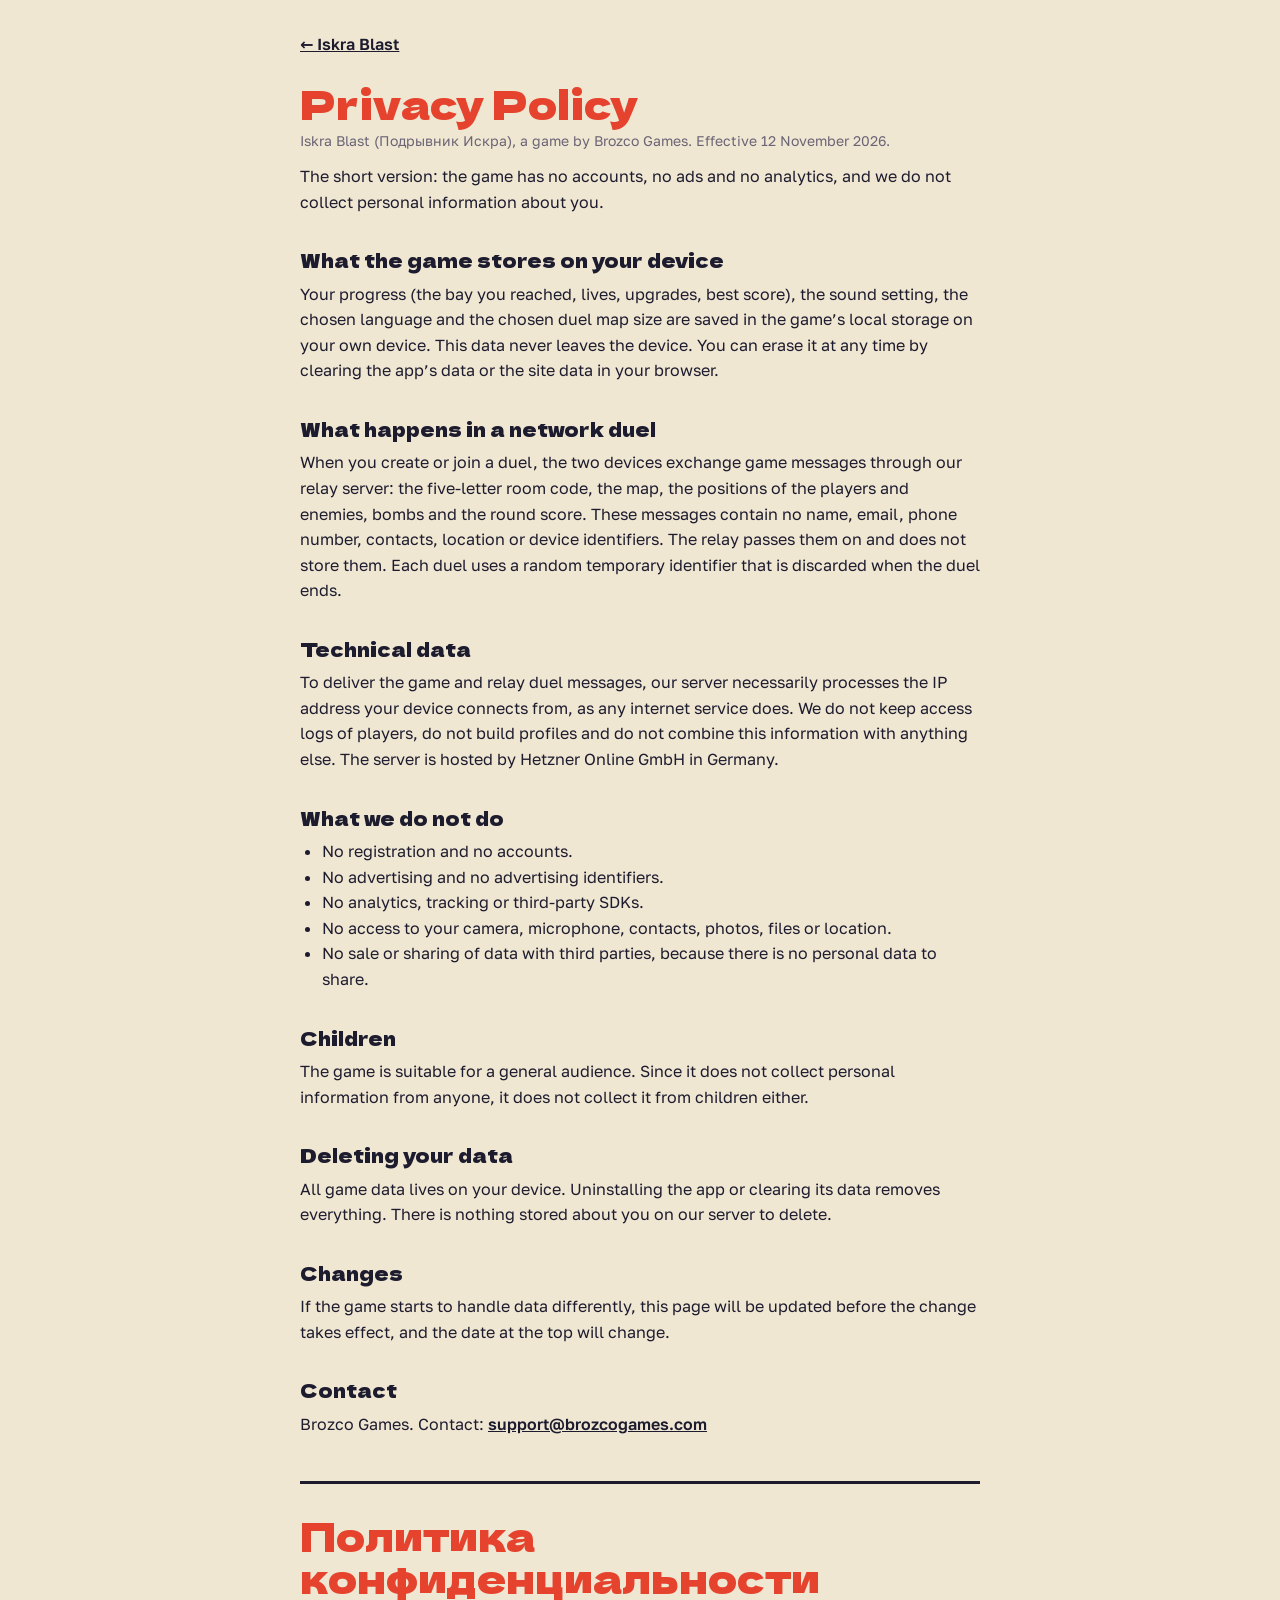
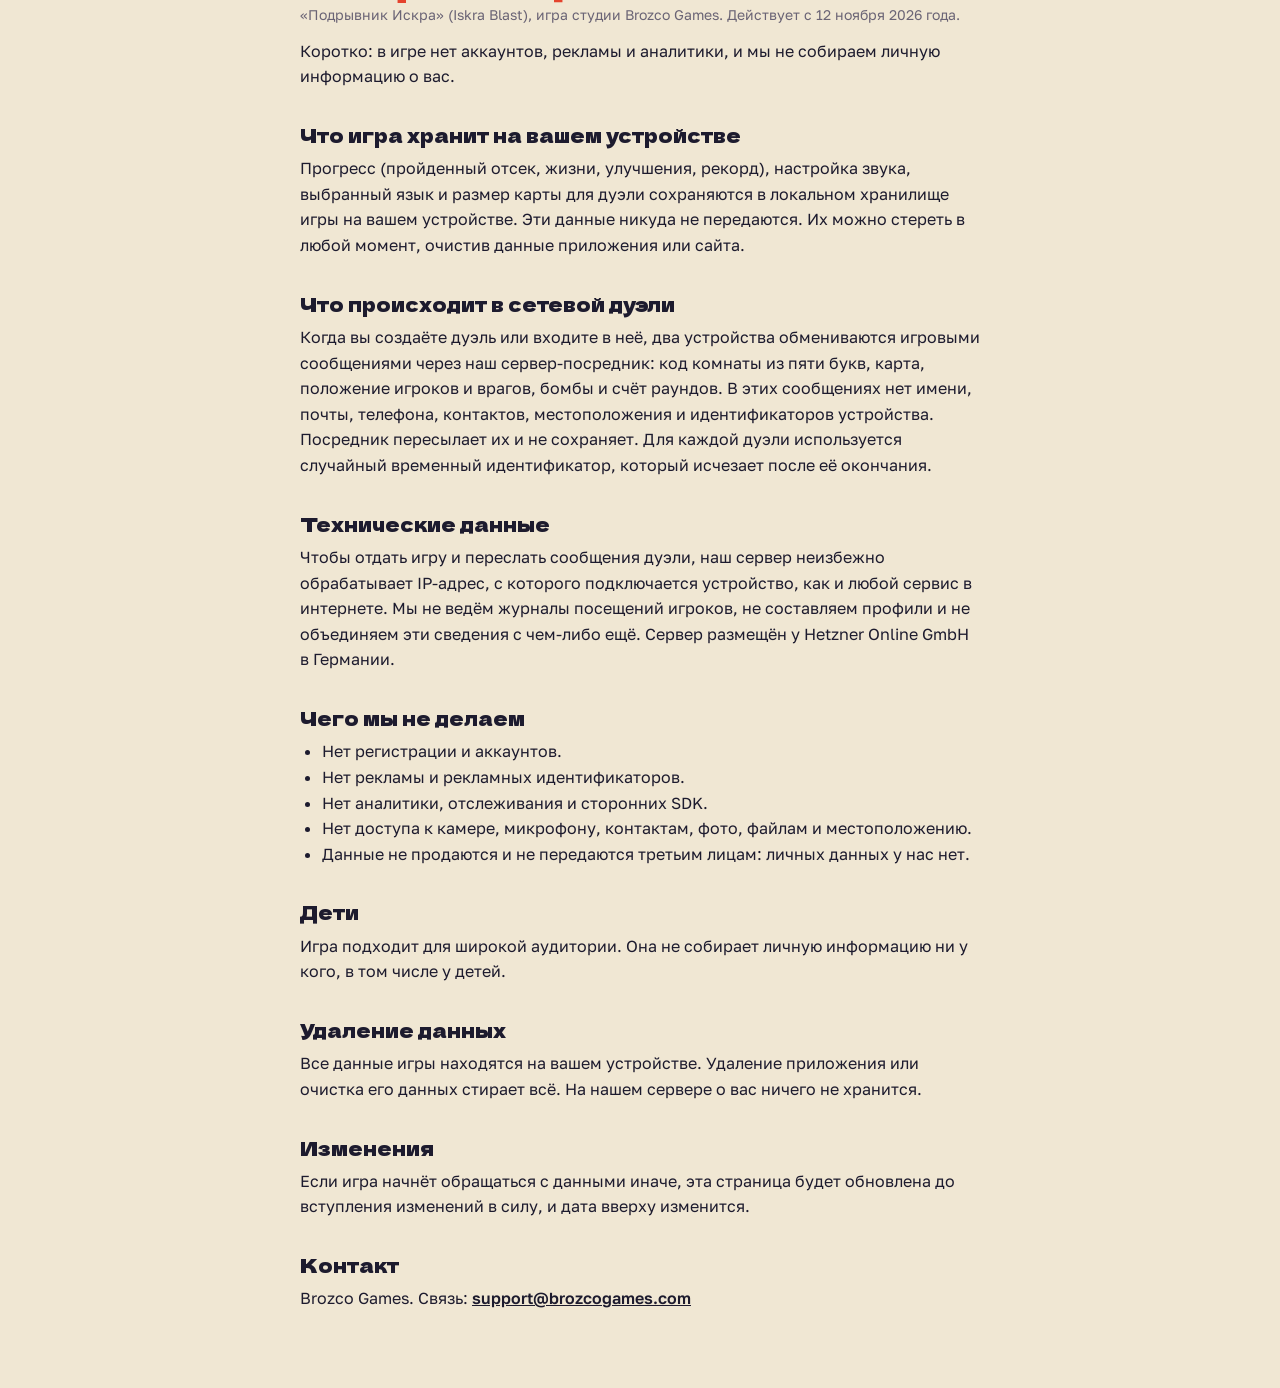
<file: privacy.html>
<!doctype html>
<html lang="en">
<head>
<meta charset="utf-8">
<meta name="viewport" content="width=device-width, initial-scale=1">
<title>Iskra Blast: Privacy Policy</title>
<link rel="stylesheet" href="fonts/fonts.css">
<link rel="icon" type="image/png" sizes="192x192" href="icons/icon-192.png">
<style>
:root{--paper:#f0e7d3;--ink:#1d1b2e;--red:#e5432d;--muted:#6a6475}
*{box-sizing:border-box}
body{margin:0;background:var(--paper);color:var(--ink);font-family:'Golos Text','Segoe UI',system-ui,sans-serif;font-size:16px;line-height:1.6;padding:32px 16px 64px}
main{max-width:68ch;margin:0 auto}
h1{font-family:'Dela Gothic One','Arial Black',sans-serif;font-weight:400;font-size:clamp(26px,6vw,40px);line-height:1.05;margin:0 0 6px;color:var(--red);text-wrap:balance}
h2{font-family:'Dela Gothic One','Arial Black',sans-serif;font-weight:400;font-size:19px;margin:30px 0 6px}
p,ul{margin:0 0 12px} ul{padding-left:22px}
.meta{color:var(--muted);font-size:14px}
a{color:inherit;font-weight:600}
hr{border:0;border-top:3px solid var(--ink);margin:44px 0 30px}
.back{display:inline-block;margin-bottom:24px}
</style>
</head>
<body>
<main>
<a class="back" href="./">← Iskra Blast</a>

<h1>Privacy Policy</h1>
<p class="meta">Iskra Blast (Подрывник Искра), a game by Brozco Games. Effective 12 November 2026.</p>

<p>The short version: the game has no accounts, no ads and no analytics, and we do not collect personal information about you.</p>

<h2>What the game stores on your device</h2>
<p>Your progress (the bay you reached, lives, upgrades, best score), the sound setting, the chosen language and the chosen duel map size are saved in the game’s local storage on your own device. This data never leaves the device. You can erase it at any time by clearing the app’s data or the site data in your browser.</p>

<h2>What happens in a network duel</h2>
<p>When you create or join a duel, the two devices exchange game messages through our relay server: the five-letter room code, the map, the positions of the players and enemies, bombs and the round score. These messages contain no name, email, phone number, contacts, location or device identifiers. The relay passes them on and does not store them. Each duel uses a random temporary identifier that is discarded when the duel ends.</p>

<h2>Technical data</h2>
<p>To deliver the game and relay duel messages, our server necessarily processes the IP address your device connects from, as any internet service does. We do not keep access logs of players, do not build profiles and do not combine this information with anything else. The server is hosted by Hetzner Online GmbH in Germany.</p>

<h2>What we do not do</h2>
<ul>
<li>No registration and no accounts.</li>
<li>No advertising and no advertising identifiers.</li>
<li>No analytics, tracking or third-party SDKs.</li>
<li>No access to your camera, microphone, contacts, photos, files or location.</li>
<li>No sale or sharing of data with third parties, because there is no personal data to share.</li>
</ul>

<h2>Children</h2>
<p>The game is suitable for a general audience. Since it does not collect personal information from anyone, it does not collect it from children either.</p>

<h2>Deleting your data</h2>
<p>All game data lives on your device. Uninstalling the app or clearing its data removes everything. There is nothing stored about you on our server to delete.</p>

<h2>Changes</h2>
<p>If the game starts to handle data differently, this page will be updated before the change takes effect, and the date at the top will change.</p>

<h2>Contact</h2>
<p id="contact">Brozco Games. Contact: <a href="mailto:support@brozcogames.com">support@brozcogames.com</a></p>

<hr>

<h1 lang="ru">Политика конфиденциальности</h1>
<div lang="ru">
<p class="meta">«Подрывник Искра» (Iskra Blast), игра студии Brozco Games. Действует с 12 ноября 2026 года.</p>
<p>Коротко: в игре нет аккаунтов, рекламы и аналитики, и мы не собираем личную информацию о вас.</p>

<h2>Что игра хранит на вашем устройстве</h2>
<p>Прогресс (пройденный отсек, жизни, улучшения, рекорд), настройка звука, выбранный язык и размер карты для дуэли сохраняются в локальном хранилище игры на вашем устройстве. Эти данные никуда не передаются. Их можно стереть в любой момент, очистив данные приложения или сайта.</p>

<h2>Что происходит в сетевой дуэли</h2>
<p>Когда вы создаёте дуэль или входите в неё, два устройства обмениваются игровыми сообщениями через наш сервер-посредник: код комнаты из пяти букв, карта, положение игроков и врагов, бомбы и счёт раундов. В этих сообщениях нет имени, почты, телефона, контактов, местоположения и идентификаторов устройства. Посредник пересылает их и не сохраняет. Для каждой дуэли используется случайный временный идентификатор, который исчезает после её окончания.</p>

<h2>Технические данные</h2>
<p>Чтобы отдать игру и переслать сообщения дуэли, наш сервер неизбежно обрабатывает IP-адрес, с которого подключается устройство, как и любой сервис в интернете. Мы не ведём журналы посещений игроков, не составляем профили и не объединяем эти сведения с чем-либо ещё. Сервер размещён у Hetzner Online GmbH в Германии.</p>

<h2>Чего мы не делаем</h2>
<ul>
<li>Нет регистрации и аккаунтов.</li>
<li>Нет рекламы и рекламных идентификаторов.</li>
<li>Нет аналитики, отслеживания и сторонних SDK.</li>
<li>Нет доступа к камере, микрофону, контактам, фото, файлам и местоположению.</li>
<li>Данные не продаются и не передаются третьим лицам: личных данных у нас нет.</li>
</ul>

<h2>Дети</h2>
<p>Игра подходит для широкой аудитории. Она не собирает личную информацию ни у кого, в том числе у детей.</p>

<h2>Удаление данных</h2>
<p>Все данные игры находятся на вашем устройстве. Удаление приложения или очистка его данных стирает всё. На нашем сервере о вас ничего не хранится.</p>

<h2>Изменения</h2>
<p>Если игра начнёт обращаться с данными иначе, эта страница будет обновлена до вступления изменений в силу, и дата вверху изменится.</p>

<h2>Контакт</h2>
<p>Brozco Games. Связь: <a href="mailto:support@brozcogames.com">support@brozcogames.com</a></p>
</div>
</main>
</body>
</html>
</file>
<file: fonts/fonts.css>
/* cyrillic */
@font-face {
  font-family: 'Dela Gothic One';
  font-style: normal;
  font-weight: 400;
  font-display: swap;
  src: url(DelaGothicOne-400-cyrillic.woff2) format('woff2');
  unicode-range: U+0301, U+0400-045F, U+0490-0491, U+04B0-04B1, U+2116;
}
/* latin-ext */
@font-face {
  font-family: 'Dela Gothic One';
  font-style: normal;
  font-weight: 400;
  font-display: swap;
  src: url(DelaGothicOne-400-latin-ext.woff2) format('woff2');
  unicode-range: U+0100-02BA, U+02BD-02C5, U+02C7-02CC, U+02CE-02D7, U+02DD-02FF, U+0304, U+0308, U+0329, U+1D00-1DBF, U+1E00-1E9F, U+1EF2-1EFF, U+2020, U+20A0-20AB, U+20AD-20C4, U+2113, U+2C60-2C7F, U+A720-A7FF;
}
/* latin */
@font-face {
  font-family: 'Dela Gothic One';
  font-style: normal;
  font-weight: 400;
  font-display: swap;
  src: url(DelaGothicOne-400-latin.woff2) format('woff2');
  unicode-range: U+0000-00FF, U+0131, U+0152-0153, U+02BB-02BC, U+02C6, U+02DA, U+02DC, U+0304, U+0308, U+0329, U+2000-206F, U+20AC, U+2122, U+2191, U+2193, U+2212, U+2215, U+FEFF, U+FFFD;
}
/* cyrillic-ext */
@font-face {
  font-family: 'Golos Text';
  font-style: normal;
  font-weight: 400;
  font-display: swap;
  src: url(GolosText-400-cyrillic-ext.woff2) format('woff2');
  unicode-range: U+0460-052F, U+1C80-1C8A, U+20B4, U+2DE0-2DFF, U+A640-A69F, U+FE2E-FE2F;
}
/* cyrillic */
@font-face {
  font-family: 'Golos Text';
  font-style: normal;
  font-weight: 400;
  font-display: swap;
  src: url(GolosText-400-cyrillic.woff2) format('woff2');
  unicode-range: U+0301, U+0400-045F, U+0490-0491, U+04B0-04B1, U+2116;
}
/* latin-ext */
@font-face {
  font-family: 'Golos Text';
  font-style: normal;
  font-weight: 400;
  font-display: swap;
  src: url(GolosText-400-latin-ext.woff2) format('woff2');
  unicode-range: U+0100-02BA, U+02BD-02C5, U+02C7-02CC, U+02CE-02D7, U+02DD-02FF, U+0304, U+0308, U+0329, U+1D00-1DBF, U+1E00-1E9F, U+1EF2-1EFF, U+2020, U+20A0-20AB, U+20AD-20C4, U+2113, U+2C60-2C7F, U+A720-A7FF;
}
/* latin */
@font-face {
  font-family: 'Golos Text';
  font-style: normal;
  font-weight: 400;
  font-display: swap;
  src: url(GolosText-400-latin.woff2) format('woff2');
  unicode-range: U+0000-00FF, U+0131, U+0152-0153, U+02BB-02BC, U+02C6, U+02DA, U+02DC, U+0304, U+0308, U+0329, U+2000-206F, U+20AC, U+2122, U+2191, U+2193, U+2212, U+2215, U+FEFF, U+FFFD;
}
/* cyrillic-ext */
@font-face {
  font-family: 'Golos Text';
  font-style: normal;
  font-weight: 600;
  font-display: swap;
  src: url(GolosText-600-cyrillic-ext.woff2) format('woff2');
  unicode-range: U+0460-052F, U+1C80-1C8A, U+20B4, U+2DE0-2DFF, U+A640-A69F, U+FE2E-FE2F;
}
/* cyrillic */
@font-face {
  font-family: 'Golos Text';
  font-style: normal;
  font-weight: 600;
  font-display: swap;
  src: url(GolosText-600-cyrillic.woff2) format('woff2');
  unicode-range: U+0301, U+0400-045F, U+0490-0491, U+04B0-04B1, U+2116;
}
/* latin-ext */
@font-face {
  font-family: 'Golos Text';
  font-style: normal;
  font-weight: 600;
  font-display: swap;
  src: url(GolosText-600-latin-ext.woff2) format('woff2');
  unicode-range: U+0100-02BA, U+02BD-02C5, U+02C7-02CC, U+02CE-02D7, U+02DD-02FF, U+0304, U+0308, U+0329, U+1D00-1DBF, U+1E00-1E9F, U+1EF2-1EFF, U+2020, U+20A0-20AB, U+20AD-20C4, U+2113, U+2C60-2C7F, U+A720-A7FF;
}
/* latin */
@font-face {
  font-family: 'Golos Text';
  font-style: normal;
  font-weight: 600;
  font-display: swap;
  src: url(GolosText-600-latin.woff2) format('woff2');
  unicode-range: U+0000-00FF, U+0131, U+0152-0153, U+02BB-02BC, U+02C6, U+02DA, U+02DC, U+0304, U+0308, U+0329, U+2000-206F, U+20AC, U+2122, U+2191, U+2193, U+2212, U+2215, U+FEFF, U+FFFD;
}
</file>
